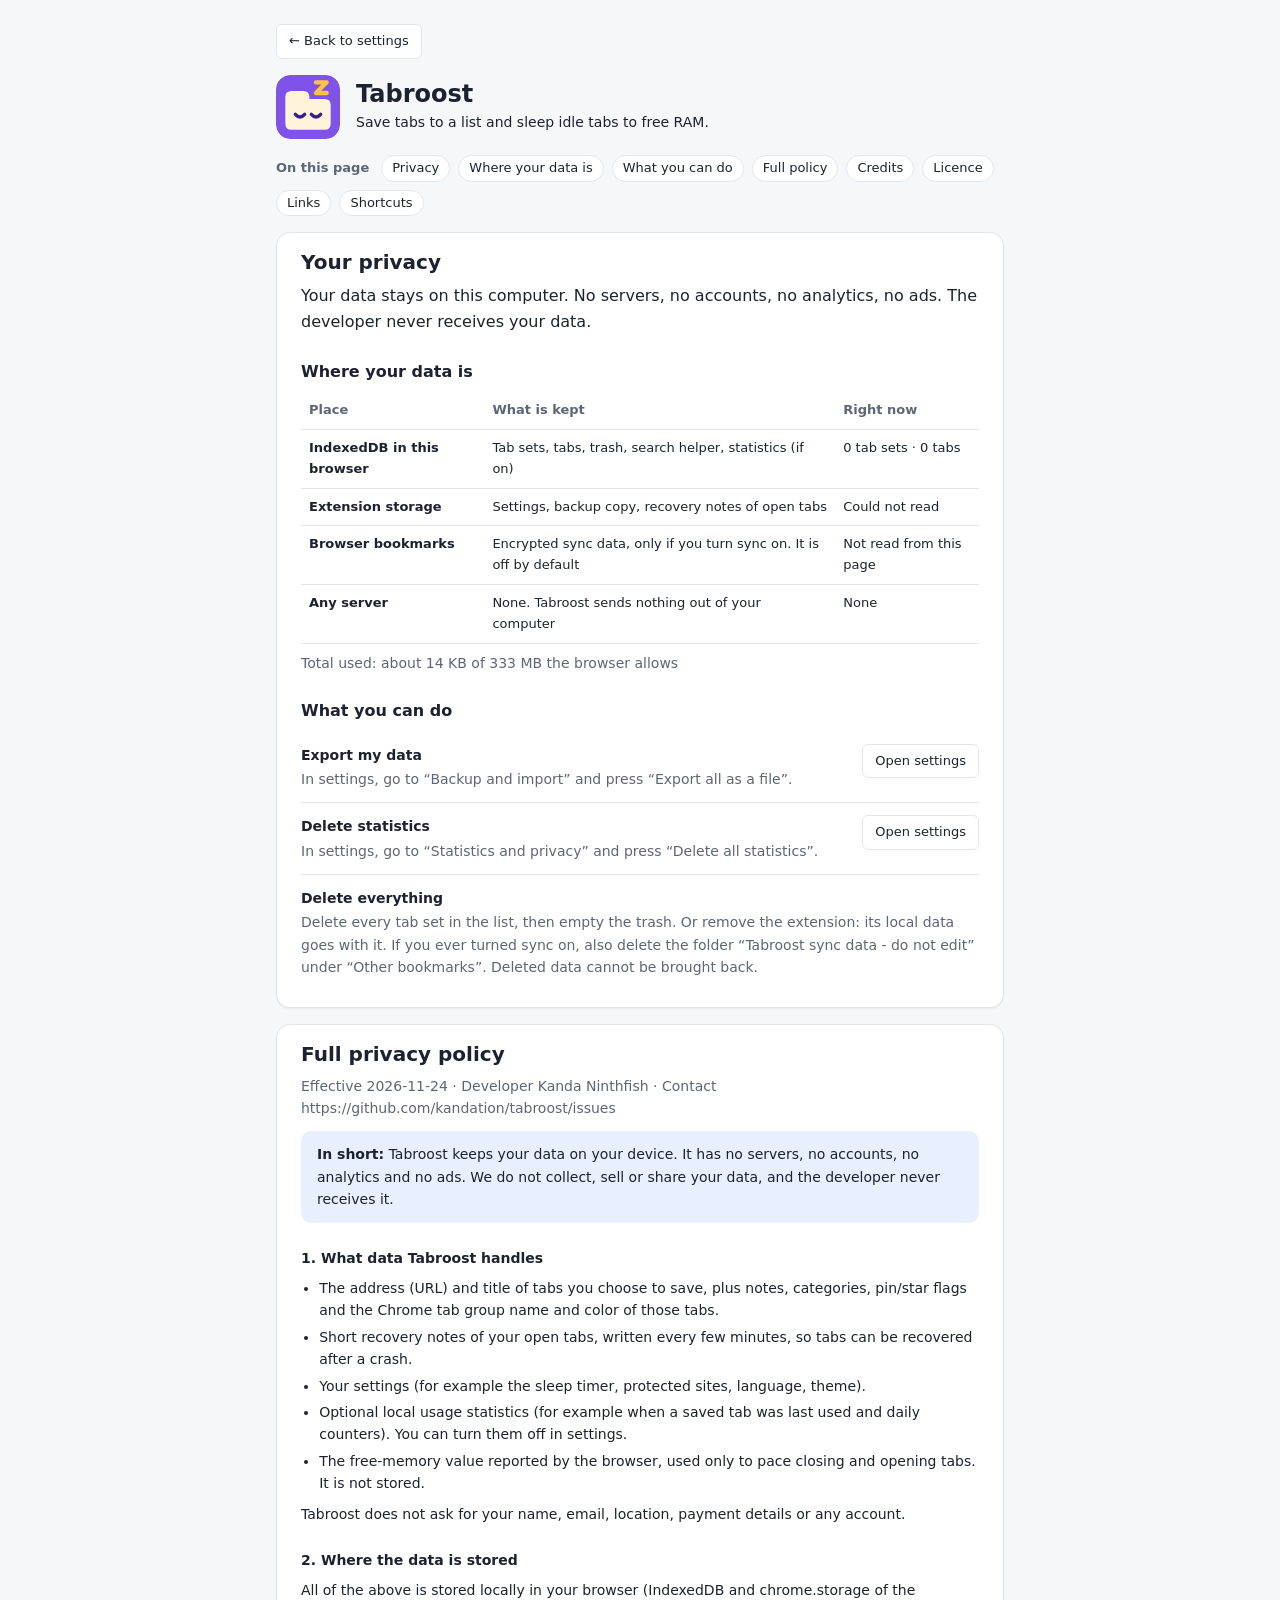
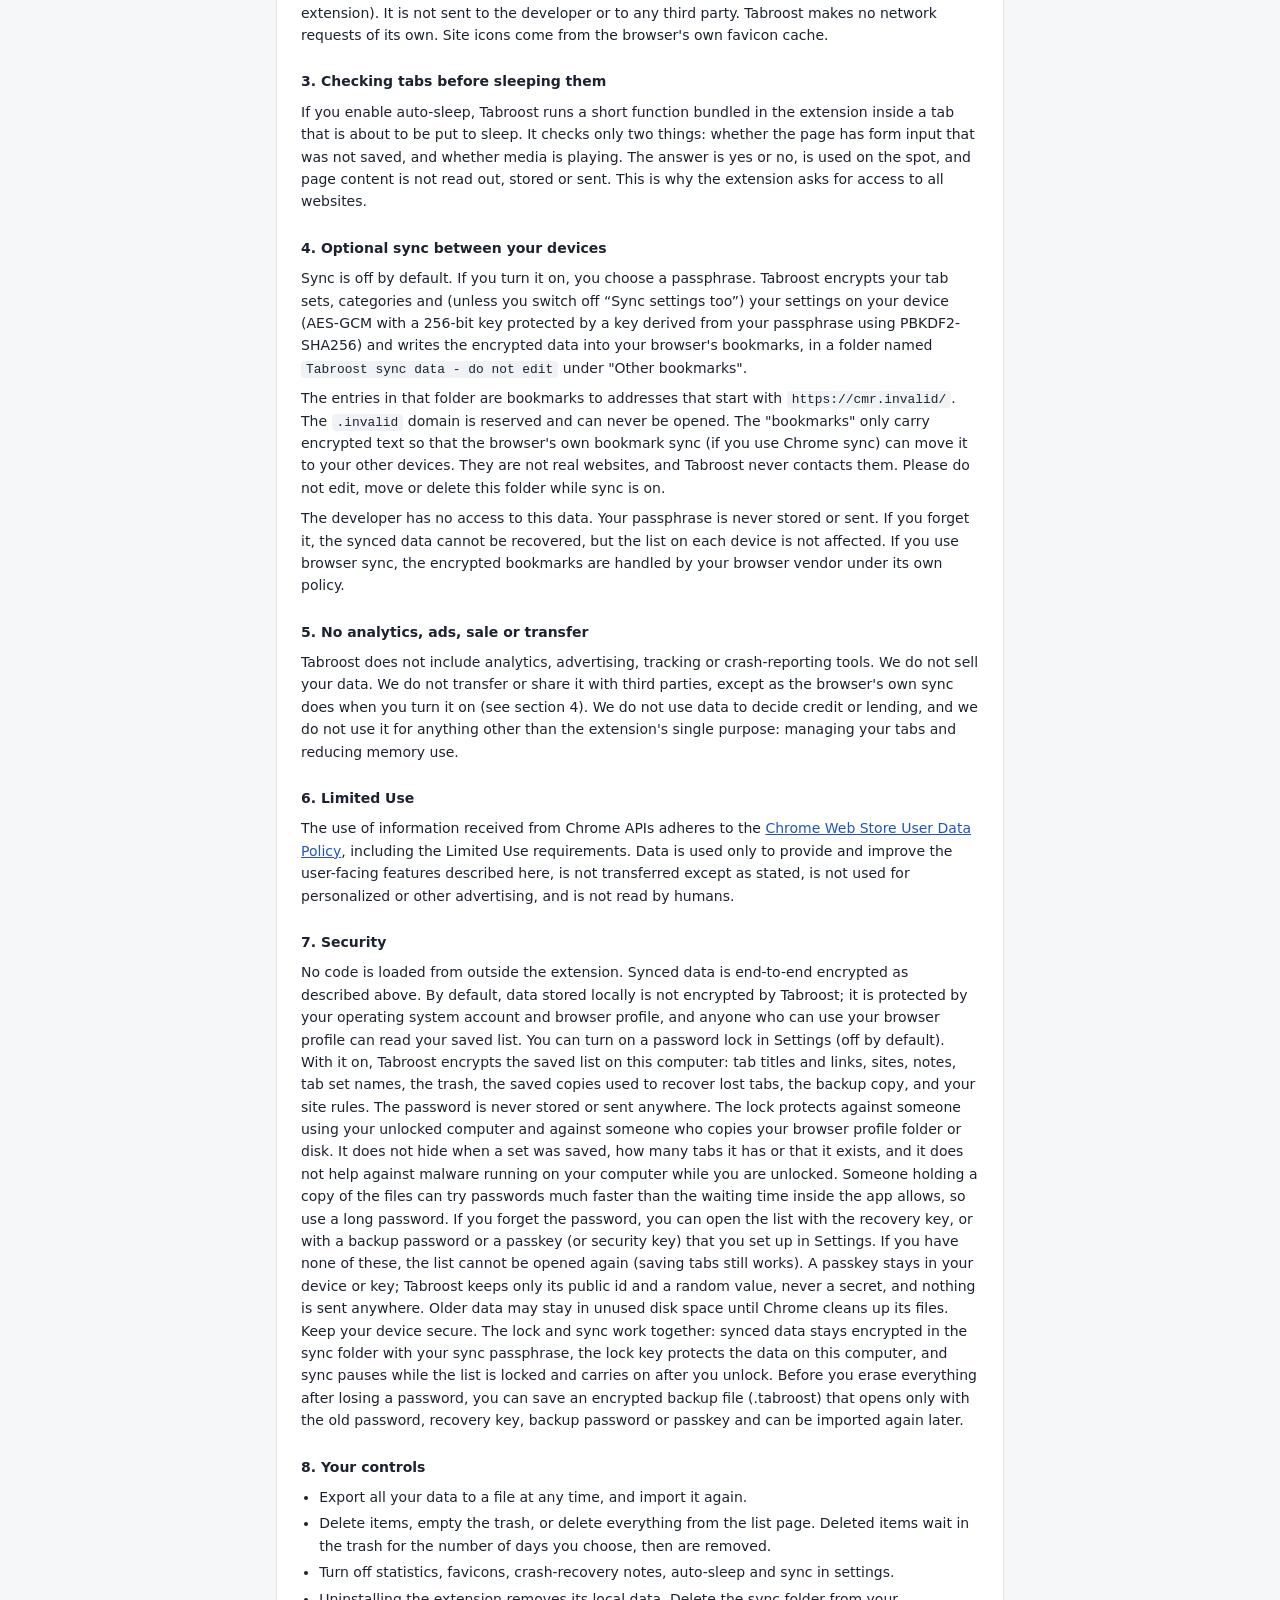
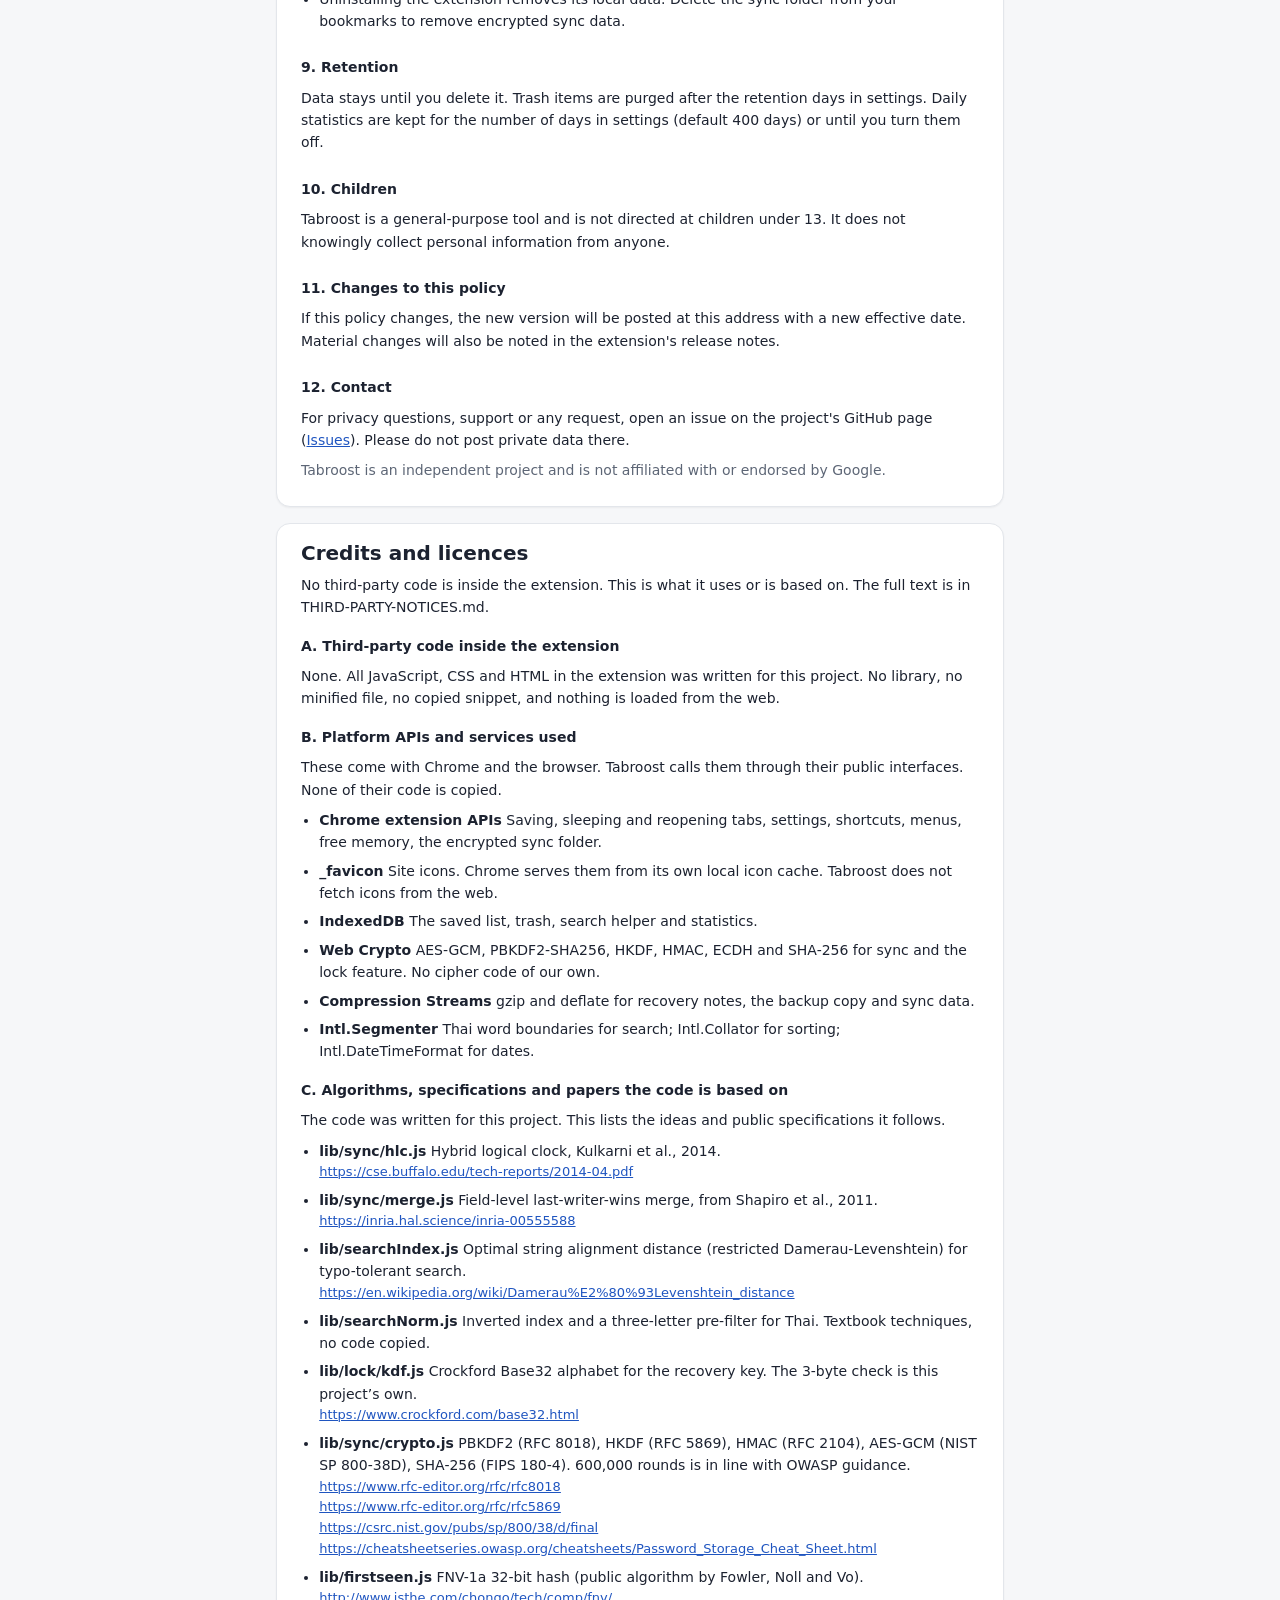
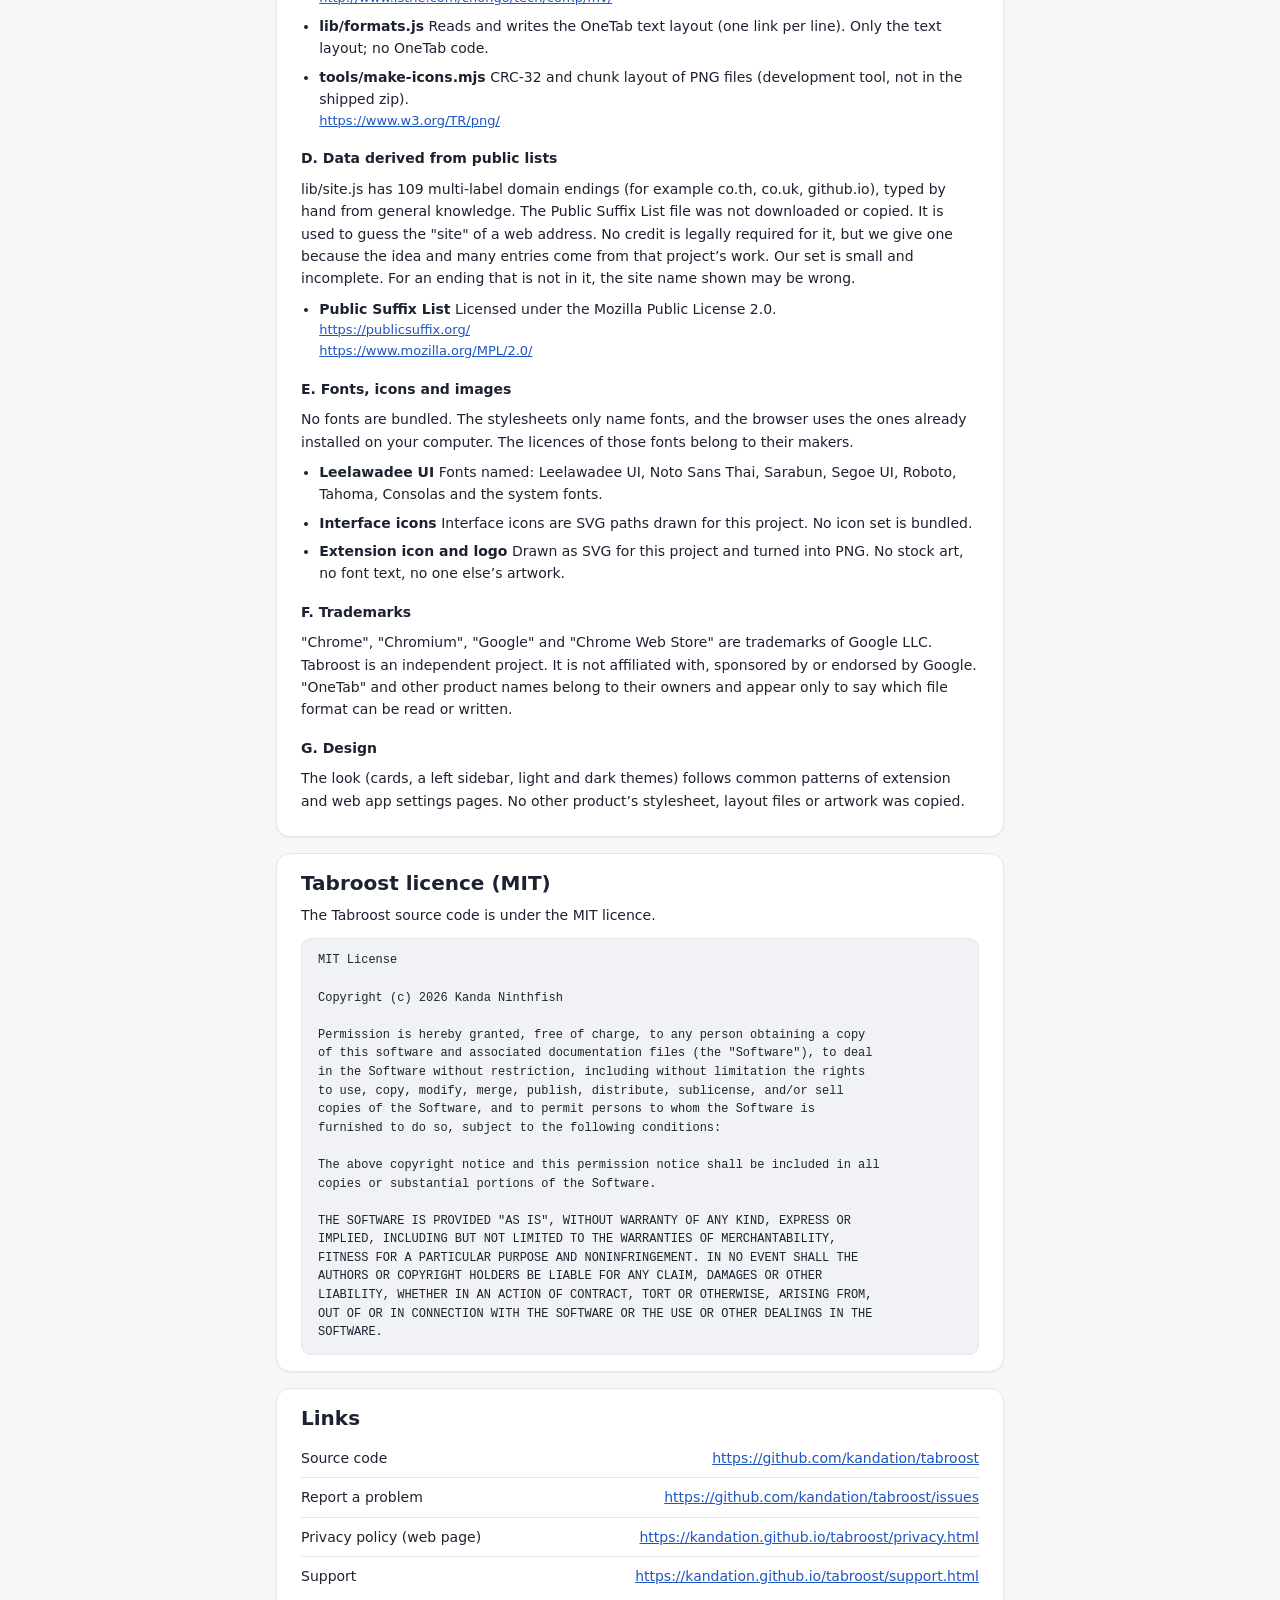
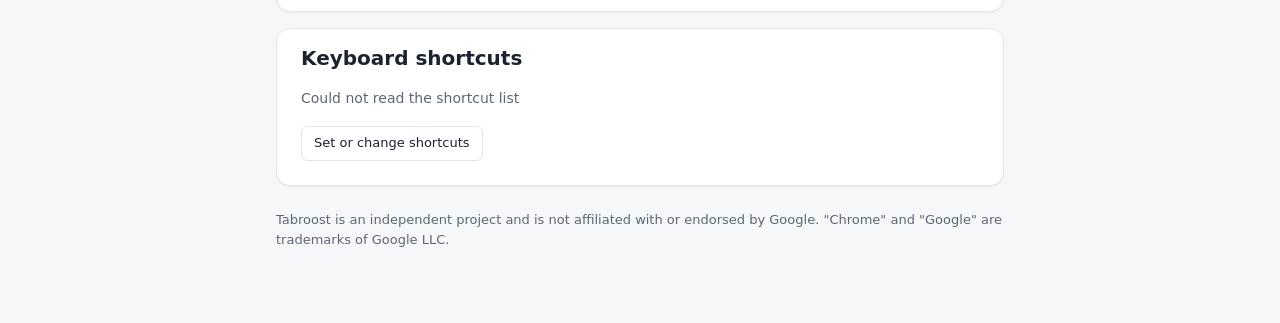
<file: about.html>
<!doctype html>
<html lang="th">
<head>
  <meta charset="utf-8">
  <meta name="viewport" content="width=device-width, initial-scale=1">
  <title>Tabroost · About</title>
  <link rel="icon" href="icons/icon32.png">
  <script src="themeboot.js"></script>
  <link rel="stylesheet" href="tokens.css">
  <link rel="stylesheet" href="about.css">
</head>
<body>
  <div class="wrap">
    <header class="top">
      <a id="back" class="btn" href="stash.html#settings" data-s="back"></a>
    </header>

    <section class="hero">
      <img src="icons/logo.svg" width="64" height="64" alt="">
      <div>
        <h1 id="appName">Tabroost</h1>
        <p id="ver" class="muted"></p>
        <p id="purpose" data-s="purpose"></p>
      </div>
    </section>

    <nav class="toc" aria-labelledby="tocTitle">
      <b id="tocTitle" data-s="toc"></b>
      <a href="#privacy" data-s="tocPrivacy"></a>
      <a href="#where" data-s="tocWhere"></a>
      <a href="#control" data-s="tocControl"></a>
      <a href="#policy" data-s="tocPolicy"></a>
      <a href="#credits" data-s="tocCredits"></a>
      <a href="#license" data-s="tocLicense"></a>
      <a href="#links" data-s="tocLinks"></a>
      <a href="#keys" data-s="tocKeys"></a>
    </nav>

    <section class="card" id="privacy" aria-labelledby="privH">
      <h2 id="privH" data-s="privH"></h2>
      <p class="lead" data-s="privLead"></p>

      <h3 id="where" data-s="whereH"></h3>
      <div class="tw">
        <table>
          <thead><tr><th scope="col" data-s="colPlace"></th><th scope="col" data-s="colWhat"></th><th scope="col" data-s="colNow"></th></tr></thead>
          <tbody>
            <tr><th scope="row" data-s="rowIdb"></th><td data-s="rowIdbWhat"></td><td id="nowIdb"></td></tr>
            <tr><th scope="row" data-s="rowStore"></th><td data-s="rowStoreWhat"></td><td id="nowStore"></td></tr>
            <tr><th scope="row" data-s="rowBm"></th><td data-s="rowBmWhat"></td><td data-s="rowBmNow"></td></tr>
            <tr><th scope="row" data-s="rowNet"></th><td data-s="rowNetWhat"></td><td data-s="rowNetNow"></td></tr>
          </tbody>
        </table>
      </div>
      <p class="muted" id="nowTotal"></p>

      <h3 id="control" data-s="ctrlH"></h3>
      <ul class="ctrl">
        <li><div><b data-s="ctrlExport"></b><p class="muted" data-s="ctrlExportD"></p></div><a class="btn" href="stash.html#settings" data-s="ctrlOpen"></a></li>
        <li><div><b data-s="ctrlStats"></b><p class="muted" data-s="ctrlStatsD"></p></div><a class="btn" href="stash.html#settings" data-s="ctrlOpen"></a></li>
        <li><div><b data-s="ctrlAll"></b><p class="muted" data-s="ctrlAllD"></p></div></li>
      </ul>
    </section>

    <section class="card" id="policy" aria-labelledby="policyH">
      <h2 id="policyH" data-s="policyH"></h2>
      <p class="muted" id="policyMeta"></p>
      <div class="summary"><b id="inShort"></b> <span id="policySummary"></span></div>
      <div id="policyBody"></div>
      <p class="muted" id="policyNote"></p>
    </section>

    <section class="card" id="credits" aria-labelledby="creditsH">
      <h2 id="creditsH" data-s="creditsH"></h2>
      <p data-s="creditsLead"></p>
      <div id="noticeBody"></div>
    </section>

    <section class="card" id="license" aria-labelledby="mitH">
      <h2 id="mitH" data-s="mitH"></h2>
      <p data-s="mitLead"></p>
      <pre id="mitText" tabindex="0"></pre>
    </section>

    <section class="card" id="links" aria-labelledby="linksH">
      <h2 id="linksH" data-s="linksH"></h2>
      <ul class="links" id="linkList"></ul>
    </section>

    <section class="card" id="keys" aria-labelledby="keysH">
      <h2 id="keysH" data-s="keysH"></h2>
      <ul class="keys" id="keyList"></ul>
      <p><button type="button" class="btn" id="editKeys" data-s="keysEdit"></button> <span class="muted" id="keysMsg" role="status"></span></p>
    </section>

    <p class="muted foot" data-s="trademark"></p>
  </div>
  <script type="module" src="about.js"></script>
</body>
</html>
</file>
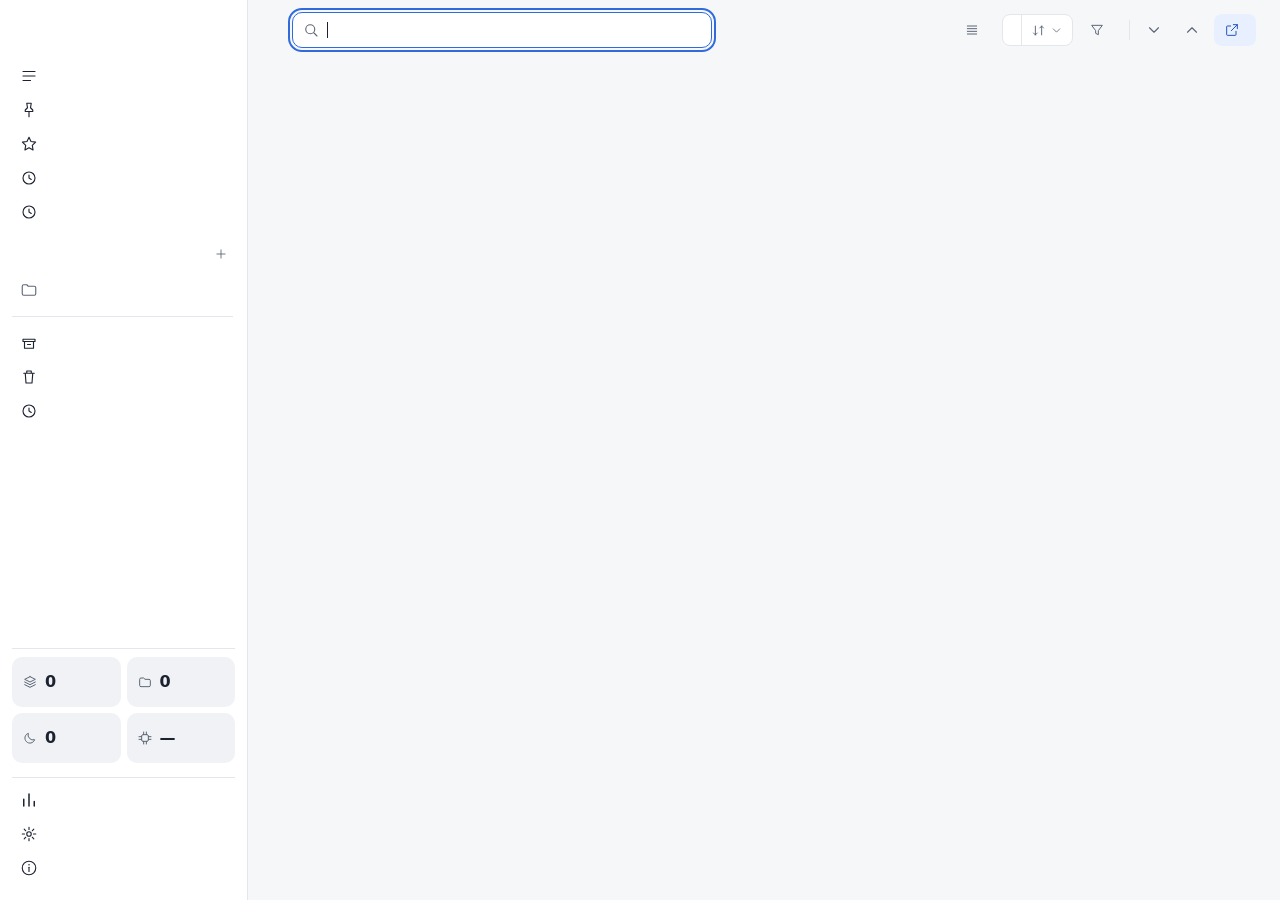
<file: dashboard.html>
<!doctype html>
<html lang="th">
<head>
  <meta charset="utf-8">
  <meta http-equiv="refresh" content="0;url=stash.html#dashboard">
  <title>Clean My RAM</title>
</head>
<body>
  <!-- the dashboard is a view of the list page now; this stub only keeps old links working -->
  <p><a href="stash.html#dashboard">stash.html#dashboard</a></p>
</body>
</html>
</file>
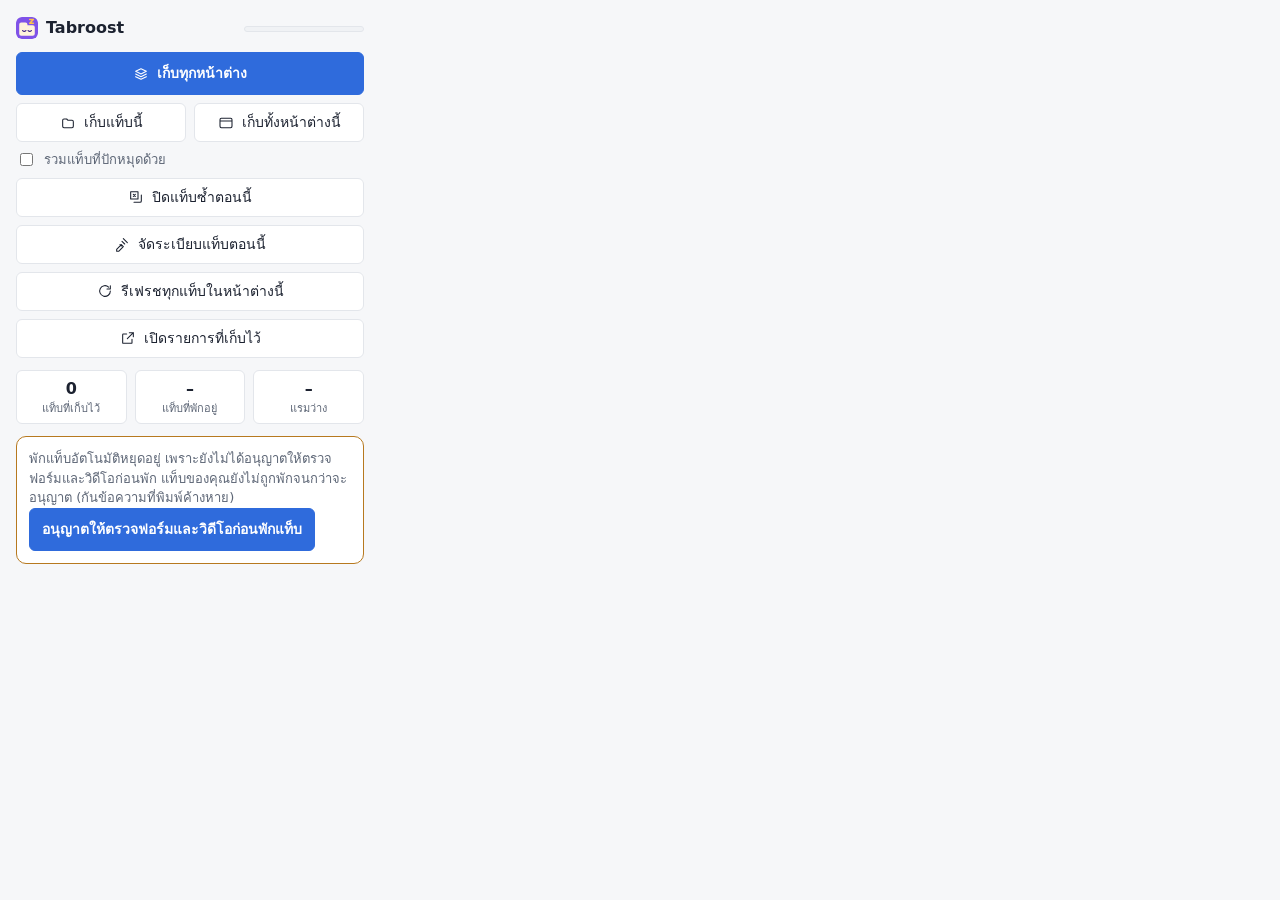
<file: popup.html>
<!doctype html>
<html lang="th">
<head>
  <meta charset="utf-8">
  <meta name="viewport" content="width=device-width, initial-scale=1">
  <title>Tabroost</title>
  <script src="themeboot.js"></script>
  <link rel="stylesheet" href="tokens.css">
  <link rel="stylesheet" href="popup.css">
  <link rel="stylesheet" href="lock.css">
  <link rel="stylesheet" href="lib/dialogs.css">
  <script type="module" src="popup.js"></script>
</head>
<body>
<main class="pop">
  <div id="lockBox" class="lk-pop" hidden role="status"><span id="lockTxt"></span><button type="button" id="lockBtn"></button></div>
  <div class="head">
    <h1><span class="logo" aria-hidden="true"></span><span data-s="appName"></span></h1>
    <div class="meter" aria-live="polite"><span id="meterTxt"></span><div class="mt"><div id="meterFill" class="mf"></div></div></div>
  </div>

  <section id="drain" class="box" hidden aria-live="polite">
    <div id="drainText" class="strong"></div>
    <div class="track"><div id="drainBar" class="fill"></div></div>
    <div class="row">
      <button type="button" id="btnPause" data-act="pause" data-icon="pause" data-s="pause"></button>
      <button type="button" id="btnResume" data-act="resume" data-icon="play" data-s="resume" hidden></button>
      <button type="button" data-act="stop" data-icon="stop" data-s="stop"></button>
    </div>
  </section>

  <section id="refresh" class="box" hidden aria-live="polite">
    <div id="refreshText" class="strong"></div>
    <div class="track"><div id="refreshBar" class="fill"></div></div>
    <div class="row"><button type="button" data-act="refreshCancel" data-icon="stop" data-s="refreshCancel"></button></div>
  </section>

  <section class="col">
    <button type="button" class="primary" data-act="stashAll" data-icon="layers" data-s="stashAll"></button>
    <div class="rowb">
      <button type="button" data-act="stashTab" data-icon="tab" data-s="stashTab"></button>
      <button type="button" data-act="stashWindow" data-icon="window" data-s="stashWindow"></button>
    </div>
    <label class="check"><input id="chkPinned" type="checkbox"><span data-s="includePinned"></span></label>
    <button type="button" data-act="dupNow" data-icon="dedupe" data-s="dupNow"></button>
    <button type="button" data-act="cleanAll" data-icon="broom" data-s="cleanAll"></button>
    <button type="button" data-act="refreshAll" data-icon="refresh" data-s="refreshAll"></button>
    <button type="button" data-act="openList" data-icon="open" data-s="openList"></button>
  </section>

  <section class="stats">
    <div><span id="stLinks" class="num">–</span><span data-s="stLinks"></span></div>
    <div><span id="stDisc" class="num">–</span><span data-s="stDisc"></span></div>
    <div><span id="stFree" class="num">–</span><span data-s="stFree"></span></div>
  </section>
  <section class="box" id="permHint" hidden></section>
  <section class="recent" id="protBox" hidden><h2 data-s="protTitle"></h2><div id="protList"></div></section>
  <section class="recent" id="sleepBox" hidden><h2 data-s="sleepTitle"></h2><div id="sleepList"></div></section>
  <section class="recent" id="recentBox" hidden><h2 data-s="recentTitle"></h2><div id="recent"></div></section>
  <div id="msg" class="muted" role="status"></div>
</main>
</body>
</html>
</file>
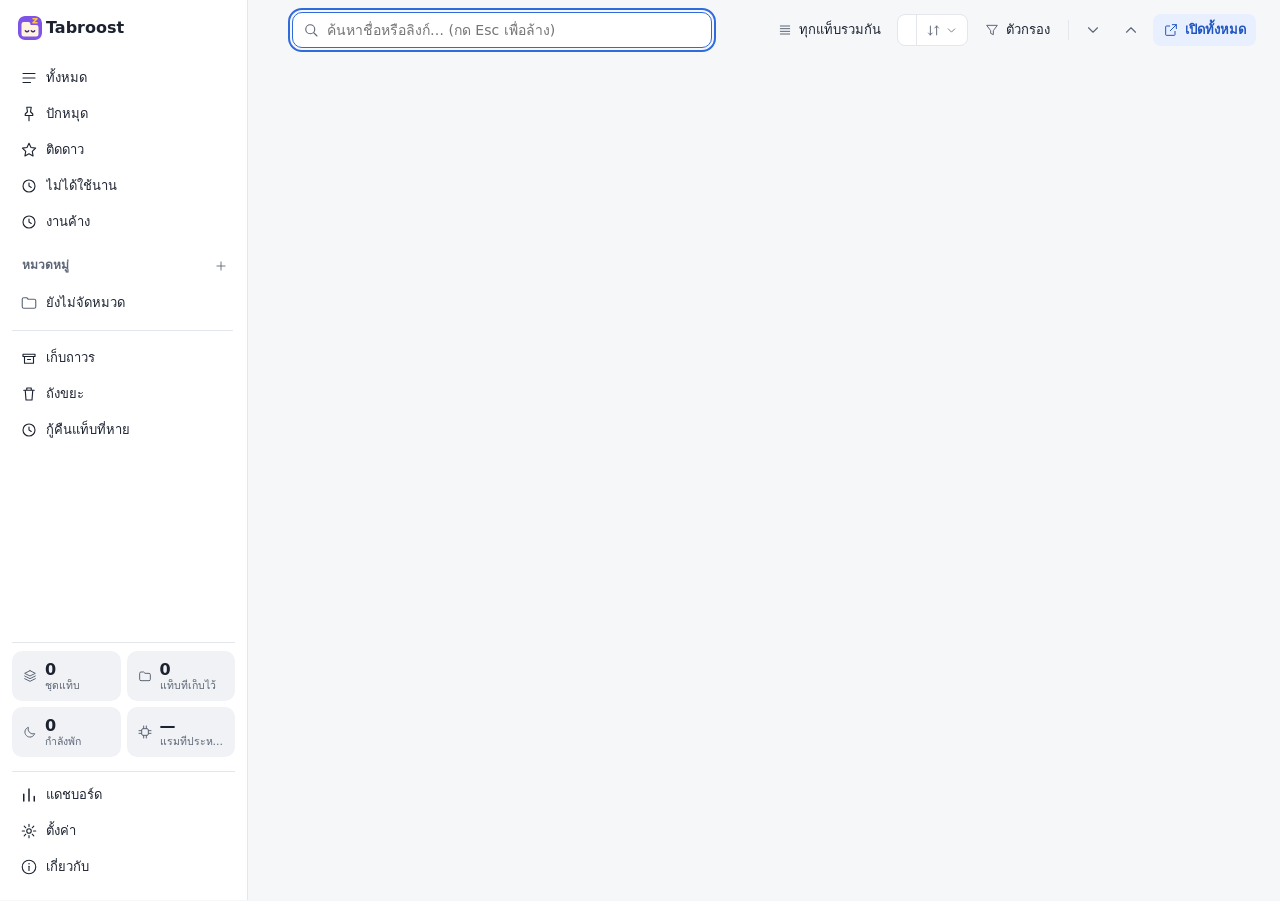
<file: stash.html>
<!doctype html>
<html lang="th">
<head>
  <meta charset="utf-8">
  <meta name="viewport" content="width=device-width, initial-scale=1">
  <title>Tabroost</title>
  <script src="themeboot.js"></script>
  <link rel="stylesheet" href="tokens.css">
  <link rel="stylesheet" href="stash.css">
  <link rel="stylesheet" href="selection.css">
  <link rel="stylesheet" href="lock.css">
  <link rel="stylesheet" href="lib/dialogs.css">
  <script type="module" src="stash.js"></script>
</head>
<body>
<svg width="0" height="0" style="position:absolute" aria-hidden="true">
  <defs>
    <symbol id="i-all" viewBox="0 0 24 24"><path d="M4 6h16M4 12h16M4 18h10" fill="none" stroke="currentColor" stroke-linecap="round"/></symbol>
    <symbol id="i-pin" viewBox="0 0 24 24"><path d="M9 3h6l-1 6 3 3v2H7v-2l3-3-1-6zM12 14v7" fill="none" stroke="currentColor" stroke-linejoin="round" stroke-linecap="round"/></symbol>
    <symbol id="i-star" viewBox="0 0 24 24"><path d="M12 3l2.7 5.6 6.1.9-4.4 4.3 1 6.1L12 17l-5.4 2.9 1-6.1-4.4-4.3 6.1-.9L12 3z" fill="none" stroke="currentColor" stroke-linejoin="round"/></symbol>
    <symbol id="i-clock" viewBox="0 0 24 24"><circle cx="12" cy="12" r="8" fill="none" stroke="currentColor"/><path d="M12 8v4l3 2" fill="none" stroke="currentColor" stroke-linecap="round"/></symbol>
    <symbol id="i-box" viewBox="0 0 24 24"><path d="M4 7h16v3H4zM6 10v9h12v-9M10 14h4" fill="none" stroke="currentColor" stroke-linejoin="round" stroke-linecap="round"/></symbol>
    <symbol id="i-trash" viewBox="0 0 24 24"><path d="M5 7h14M9 7V4h6v3M7 7l1 13h8l1-13" fill="none" stroke="currentColor" stroke-linejoin="round" stroke-linecap="round"/></symbol>
    <symbol id="i-info" viewBox="0 0 24 24"><circle cx="12" cy="12" r="9" fill="none" stroke="currentColor"/><path d="M12 11v5.5" fill="none" stroke="currentColor" stroke-linecap="round"/><circle cx="12" cy="7.8" r="1" fill="currentColor"/></symbol>
    <symbol id="i-gear" viewBox="0 0 24 24"><circle cx="12" cy="12" r="3" fill="none" stroke="currentColor"/><path d="M12 3v3M12 18v3M3 12h3M18 12h3M5.6 5.6l2.1 2.1M16.3 16.3l2.1 2.1M18.4 5.6l-2.1 2.1M7.7 16.3l-2.1 2.1" fill="none" stroke="currentColor" stroke-linecap="round"/></symbol>
    <symbol id="i-search" viewBox="0 0 24 24"><circle cx="11" cy="11" r="6" fill="none" stroke="currentColor"/><path d="M16 16l4 4" stroke="currentColor" stroke-linecap="round"/></symbol>
    <symbol id="i-plus" viewBox="0 0 24 24"><path d="M12 5v14M5 12h14" fill="none" stroke="currentColor" stroke-linecap="round"/></symbol>
    <symbol id="i-sort" viewBox="0 0 24 24"><path d="M7 5v14M7 19l-3-3M7 19l3-3M17 19V5M17 5l-3 3M17 5l3 3" fill="none" stroke="currentColor" stroke-linecap="round" stroke-linejoin="round"/></symbol>
    <symbol id="i-filter" viewBox="0 0 24 24"><path d="M4 5h16l-6 8v6l-4-2v-4L4 5z" fill="none" stroke="currentColor" stroke-linejoin="round"/></symbol>
    <symbol id="i-expand" viewBox="0 0 24 24"><path d="M6 9l6 6 6-6" fill="none" stroke="currentColor" stroke-linecap="round" stroke-linejoin="round"/></symbol>
    <symbol id="i-collapse" viewBox="0 0 24 24"><path d="M6 15l6-6 6 6" fill="none" stroke="currentColor" stroke-linecap="round" stroke-linejoin="round"/></symbol>
    <symbol id="i-menu" viewBox="0 0 24 24"><path d="M4 7h16M4 12h16M4 17h16" fill="none" stroke="currentColor" stroke-linecap="round"/></symbol>
    <symbol id="i-cloud" viewBox="0 0 24 24"><path d="M7 18a4 4 0 0 1-.6-7.96A5.5 5.5 0 0 1 17 8.5a4.75 4.75 0 0 1 .5 9.5H7z" fill="none" stroke="currentColor" stroke-width="1.7" stroke-linejoin="round"/></symbol>
    <symbol id="i-flat" viewBox="0 0 24 24"><path d="M5 6h14M5 10h14M5 14h14M5 18h14" fill="none" stroke="currentColor" stroke-linecap="round"/></symbol>

    <symbol id="i-calendar" viewBox="0 0 24 24"><rect x="4" y="5" width="16" height="15" rx="2" fill="none" stroke="currentColor"/><path d="M4 10h16M9 3v4M15 3v4" fill="none" stroke="currentColor" stroke-linecap="round"/></symbol>
    <symbol id="i-globe" viewBox="0 0 24 24"><circle cx="12" cy="12" r="8.5" fill="none" stroke="currentColor"/><path d="M3.5 12h17M12 3.5c3 3 3 14 0 17M12 3.5c-3 3-3 14 0 17" fill="none" stroke="currentColor"/></symbol>
    <symbol id="i-layers" viewBox="0 0 24 24"><path d="M12 4l8 4-8 4-8-4 8-4zM4 12l8 4 8-4M4 16l8 4 8-4" fill="none" stroke="currentColor" stroke-linejoin="round" stroke-linecap="round"/></symbol>
    <symbol id="i-moon" viewBox="0 0 24 24"><path d="M19 14.5A7.5 7.5 0 019.5 5a7.5 7.5 0 109.5 9.5z" fill="none" stroke="currentColor" stroke-linejoin="round"/></symbol>
    <symbol id="i-chip" viewBox="0 0 24 24"><rect x="7" y="7" width="10" height="10" rx="2" fill="none" stroke="currentColor"/><path d="M10 3v4M14 3v4M10 17v4M14 17v4M3 10h4M3 14h4M17 10h4M17 14h4" fill="none" stroke="currentColor" stroke-linecap="round"/></symbol>
    <symbol id="i-chart" viewBox="0 0 24 24"><path d="M5 20V11M12 20V4M19 20v-6" fill="none" stroke="currentColor" stroke-width="2" stroke-linecap="round"/></symbol>
    <symbol id="i-hash" viewBox="0 0 24 24"><path d="M9 4L7 20M17 4l-2 16M4 9h16M3 15h16" fill="none" stroke="currentColor" stroke-linecap="round"/></symbol>
    <symbol id="i-folder" viewBox="0 0 24 24"><path d="M3 7a2 2 0 012-2h4l2 2h8a2 2 0 012 2v8a2 2 0 01-2 2H5a2 2 0 01-2-2V7z" fill="none" stroke="currentColor" stroke-linejoin="round"/></symbol>
    <symbol id="i-lock" viewBox="0 0 24 24"><rect x="5" y="11" width="14" height="9" rx="2" fill="none" stroke="currentColor"/><path d="M8 11V8a4 4 0 018 0v3" fill="none" stroke="currentColor"/></symbol>
    <symbol id="i-open" viewBox="0 0 24 24"><path d="M14 4h6v6M20 4l-9 9M18 14v5a1 1 0 01-1 1H5a1 1 0 01-1-1V7a1 1 0 011-1h5" fill="none" stroke="currentColor" stroke-linecap="round" stroke-linejoin="round"/></symbol>
    <symbol id="i-window" viewBox="0 0 24 24"><rect x="3" y="5" width="18" height="14" rx="2" fill="none" stroke="currentColor"/><path d="M3 9h18" fill="none" stroke="currentColor"/></symbol>
    <symbol id="i-copy" viewBox="0 0 24 24"><rect x="8" y="8" width="12" height="12" rx="2" fill="none" stroke="currentColor"/><path d="M16 8V6a2 2 0 00-2-2H6a2 2 0 00-2 2v8a2 2 0 002 2h2" fill="none" stroke="currentColor"/></symbol>
    <symbol id="i-edit" viewBox="0 0 24 24"><path d="M4 20l1-4L16 5l3 3L8 19l-4 1zM14 7l3 3" fill="none" stroke="currentColor" stroke-linejoin="round" stroke-linecap="round"/></symbol>
    <symbol id="i-check" viewBox="0 0 24 24"><path d="M5 12.5l4.5 4.5L19 7.5" fill="none" stroke="currentColor" stroke-linecap="round" stroke-linejoin="round"/></symbol>
    <symbol id="i-note" viewBox="0 0 24 24"><path d="M6 3h9l4 4v13a1 1 0 01-1 1H6a1 1 0 01-1-1V4a1 1 0 011-1zM14 3v5h5M8 13h8M8 17h5" fill="none" stroke="currentColor" stroke-linejoin="round" stroke-linecap="round"/></symbol>
    <symbol id="i-merge" viewBox="0 0 24 24"><rect x="3" y="4" width="8" height="7" rx="1.5" fill="none" stroke="currentColor"/><rect x="13" y="4" width="8" height="7" rx="1.5" fill="none" stroke="currentColor"/><path d="M7 11v3a3 3 0 003 3h4a3 3 0 003-3v-3M12 17v3M10 18l2 2 2-2" fill="none" stroke="currentColor" stroke-linecap="round" stroke-linejoin="round"/></symbol>
    <symbol id="i-ungroup" viewBox="0 0 24 24"><path d="M4 8V6a2 2 0 012-2h4M20 8V6a2 2 0 00-2-2h-4M4 16v2a2 2 0 002 2h4M20 16v2a2 2 0 01-2 2h-4M8 12h8" fill="none" stroke="currentColor" stroke-linecap="round"/></symbol>
    <symbol id="i-shield" viewBox="0 0 24 24"><path d="M12 3l7 3v5c0 4.5-3 8-7 10-4-2-7-5.500-7-10V6l7-3z" fill="none" stroke="currentColor" stroke-linejoin="round"/><path d="M9 12l2 2 4-4" fill="none" stroke="currentColor" stroke-linecap="round" stroke-linejoin="round"/></symbol>
    <symbol id="i-save" viewBox="0 0 24 24"><path d="M12 4v10M8 10l4 4 4-4M5 19h14" fill="none" stroke="currentColor" stroke-linecap="round" stroke-linejoin="round"/></symbol>
    <symbol id="i-keyboard" viewBox="0 0 24 24"><rect x="3" y="6" width="18" height="12" rx="2" fill="none" stroke="currentColor"/><path d="M7 10h.01M11 10h.01M15 10h.01M7 14h10" fill="none" stroke="currentColor" stroke-linecap="round"/></symbol>
    <symbol id="i-key" viewBox="0 0 24 24"><circle cx="8" cy="14" r="4" fill="none" stroke="currentColor"/><path d="M11 11l8-8M16 6l3 3M14 8l2 2" fill="none" stroke="currentColor" stroke-linecap="round" stroke-linejoin="round"/></symbol>
    <symbol id="i-undo" viewBox="0 0 24 24"><path d="M9 7L4 12l5 5M4 12h11a5 5 0 010 10h-3" fill="none" stroke="currentColor" stroke-linecap="round" stroke-linejoin="round" transform="translate(0 -3)"/></symbol>
    <symbol id="i-qr" viewBox="0 0 24 24"><rect x="3" y="3" width="7" height="7" rx="1" fill="none" stroke="currentColor"/><rect x="14" y="3" width="7" height="7" rx="1" fill="none" stroke="currentColor"/><rect x="3" y="14" width="7" height="7" rx="1" fill="none" stroke="currentColor"/><path d="M14 14h3v3h-3zM20 14v1M14 20h2M18 18h3v3M20 20" fill="none" stroke="currentColor" stroke-linecap="round"/></symbol>
    <symbol id="i-dedupe"viewBox="0 0 24 24"><rect x="4" y="4" width="11" height="11" rx="2" fill="none" stroke="currentColor"/><path d="M9 20h9a2 2 0 002-2V9M8 8l3 3M11 8l-3 3" fill="none" stroke="currentColor" stroke-linecap="round"/></symbol>
    <symbol id="i-import" viewBox="0 0 24 24"><path d="M12 4v11M7.5 10.5L12 15l4.5-4.5M4 19h16" fill="none" stroke="currentColor" stroke-linecap="round" stroke-linejoin="round"/></symbol>
    <symbol id="i-refresh" viewBox="0 0 24 24"><path d="M20 12a8 8 0 11-2.6-5.9M20 4v5h-5" fill="none" stroke="currentColor" stroke-linecap="round" stroke-linejoin="round"/></symbol>
    <symbol id="i-incog" viewBox="0 0 24 24"><path d="M3 12h18M6 12l1.5-6h9L18 12M8 16.5a2 2 0 104 0M12 16.5a2 2 0 104 0" fill="none" stroke="currentColor" stroke-linecap="round" stroke-linejoin="round"/></symbol>
    <symbol id="i-link" viewBox="0 0 24 24"><path d="M10 14a4 4 0 005.7 0l3-3a4 4 0 00-5.7-5.7L12 6.3M14 10a4 4 0 00-5.7 0l-3 3A4 4 0 0011 18.7l1-1" fill="none" stroke="currentColor" stroke-linecap="round"/></symbol>
    <symbol id="i-rows" viewBox="0 0 24 24"><path d="M4 7h16M4 12h16M4 17h16" fill="none" stroke="currentColor" stroke-linecap="round"/></symbol>
    <symbol id="i-tab" viewBox="0 0 24 24"><path d="M4 8a2 2 0 012-2h4l2 2h6a2 2 0 012 2v7a2 2 0 01-2 2H6a2 2 0 01-2-2V8z" fill="none" stroke="currentColor" stroke-linejoin="round"/></symbol>
    <symbol id="i-palette" viewBox="0 0 24 24"><path d="M12 3a9 9 0 100 18c1.5 0 2-1 1.5-2-.6-1.3.1-2.5 1.6-2.5H17a4 4 0 004-4c0-5-4-9.5-9-9.5z" fill="none" stroke="currentColor" stroke-linejoin="round"/><circle cx="8" cy="11" r="1" fill="currentColor"/><circle cx="12" cy="7.5" r="1" fill="currentColor"/><circle cx="16" cy="10" r="1" fill="currentColor"/></symbol>
    <symbol id="i-arrow-up" viewBox="0 0 24 24"><path d="M12 19V5M6 11l6-6 6 6" fill="none" stroke="currentColor" stroke-linecap="round" stroke-linejoin="round"/></symbol>
    <symbol id="i-arrow-down" viewBox="0 0 24 24"><path d="M12 5v14M6 13l6 6 6-6" fill="none" stroke="currentColor" stroke-linecap="round" stroke-linejoin="round"/></symbol>
    <symbol id="i-dots" viewBox="0 0 24 24"><circle cx="5.5" cy="12" r="1.6" fill="currentColor" stroke="none"/><circle cx="12" cy="12" r="1.6" fill="currentColor" stroke="none"/><circle cx="18.5" cy="12" r="1.6" fill="currentColor" stroke="none"/></symbol>
    <symbol id="i-star-fill" viewBox="0 0 24 24"><path d="M12 3l2.7 5.6 6.1.9-4.4 4.3 1 6.1L12 17l-5.4 2.9 1-6.1-4.4-4.3 6.1-.9L12 3z" fill="currentColor" stroke="currentColor" stroke-linejoin="round"/></symbol>
    <symbol id="i-split" viewBox="0 0 24 24"><rect x="3.5" y="5" width="17" height="14" rx="2" fill="none" stroke="currentColor"/><path d="M12 5v14" fill="none" stroke="currentColor"/></symbol>
    <symbol id="i-close" viewBox="0 0 24 24"><path d="M6 6l12 12M18 6L6 18" fill="none" stroke="currentColor" stroke-linecap="round"/></symbol>
  </defs>
</svg>

<div class="shell" id="shell">
  <aside class="side" id="side" data-sa="aSide">
    <div class="brand"><span class="logo" aria-hidden="true"></span><span class="bname" data-s="appName"></span></div>
    <nav id="nav" class="nav" data-sa="aViews">
      <button type="button" class="navi" data-act="navTo" data-nav="all"><svg><use href="#i-all"/></svg><span class="nl" data-s="navAll"></span><span class="nc" data-nc="all"></span></button>
      <button type="button" class="navi" data-act="navTo" data-nav="pinned"><svg><use href="#i-pin"/></svg><span class="nl" data-s="navPinned"></span><span class="nc" data-nc="pinned"></span></button>
      <button type="button" class="navi" data-act="navTo" data-nav="starred"><svg><use href="#i-star"/></svg><span class="nl" data-s="navStarred"></span><span class="nc" data-nc="starred"></span></button>
      <button type="button" class="navi" data-act="navTo" data-nav="stale"><svg><use href="#i-clock"/></svg><span class="nl" data-s="navStale"></span><span class="nc" data-nc="stale"></span></button>
      <button type="button" class="navi" data-act="navTo" data-nav="pending"><svg><use href="#i-clock"/></svg><span class="nl" data-s="navPending"></span><span class="nc" data-nc="pending"></span></button>
      <div class="navhead"><span data-s="navCats"></span><button type="button" class="ib sm" data-act="catAdd" data-sa="catAdd" data-st="catAdd"><svg><use href="#i-plus"/></svg></button></div>
      <div id="catList" class="catlist"></div>
      <button type="button" class="navi" data-act="navTo" data-nav="uncat" data-st="navUncat"><svg class="mi catico" aria-hidden="true"><use href="#i-folder"/></svg><span class="nl" data-s="navUncat"></span><span class="nc" data-nc="uncat"></span></button>
      <div class="sep"></div>
      <button type="button" class="navi" data-act="navTo" data-nav="archived"><svg><use href="#i-box"/></svg><span class="nl" data-s="navArchived"></span><span class="nc" data-nc="archived"></span></button>
      <button type="button" class="navi" data-act="navTo" data-nav="trash"><svg><use href="#i-trash"/></svg><span class="nl" data-s="navTrash"></span><span class="nc" data-nc="trash"></span></button>
      <button type="button" class="navi" data-act="nav" data-view="snaps"><svg><use href="#i-clock"/></svg><span class="nl" data-s="navSnaps"></span><span class="nc" data-nc="snaps"></span></button>
    </nav>
    <div class="sidefoot">
      <button type="button" class="stats" id="statBlock" data-act="nav" data-view="dash" data-st="statTip">
        <span class="stile" data-tile="sets"><svg aria-hidden="true"><use href="#i-layers"/></svg><b id="stSets">0</b><small data-s="stSets"></small></span>
        <span class="stile" data-tile="tabs"><svg aria-hidden="true"><use href="#i-tab"/></svg><b id="stTabs">0</b><small data-s="stTabs"></small></span>
        <span class="stile" data-tile="sleep"><svg aria-hidden="true"><use href="#i-moon"/></svg><b id="stSleep">0</b><small data-s="stSleep"></small></span>
        <span class="stile" data-tile="ram"><svg aria-hidden="true"><use href="#i-chip"/></svg><b id="stRam">&#8212;</b><small data-s="stRam"></small></span>
      </button>
      <div id="totals" class="sr-only" aria-live="polite"></div>
      <span id="econ" class="badge" hidden data-s="econMode" data-st="econTip"></span>
      <button type="button" class="navi syncrow" id="syncRow" data-act="syncOpen" hidden><svg aria-hidden="true"><use href="#i-cloud"/></svg><span class="nl" id="syncLbl"></span><span id="syncDot" class="sdot" data-tone="off"></span></button>
      <div class="hair" aria-hidden="true"></div>
      <button type="button" class="navi" data-act="nav" data-view="dash"><svg aria-hidden="true"><use href="#i-chart"/></svg><span class="nl" data-s="navDash"></span></button>
      <button type="button" class="navi" id="lockNowRow" data-act="lockNow" hidden><svg aria-hidden="true"><use href="#i-lock"/></svg><span class="nl" data-s="lockNowBtn"></span></button>
      <button type="button" class="navi" data-act="nav" data-view="settings"><svg aria-hidden="true"><use href="#i-gear"/></svg><span class="nl" data-s="settings"></span></button>
      <button type="button" class="navi" data-act="openAbout"><svg aria-hidden="true"><use href="#i-info"/></svg><span class="nl" data-s="navAbout"></span></button>
    </div>
  </aside>
  <div class="scrim" id="scrim" hidden data-act="closeSide"></div>

  <main class="main" id="main">
    <header class="topbar">
      <button type="button" class="ib narrow-only" data-act="toggleSide" data-sa="menu"><svg><use href="#i-menu"/></svg></button>
      <h1 class="vtitle" id="viewTitle"></h1>
      <div class="searchbox" role="search">
        <svg class="si" aria-hidden="true"><use href="#i-search"/></svg>
        <input id="search" type="search" autofocus autocomplete="off" data-sp="searchPh" data-sa="searchPh">
      </div>
      <div class="tools">
        <button type="button" class="tb" id="btnFlat" data-act="flatToggle" aria-pressed="false"><svg><use href="#i-flat"/></svg><span class="tl" data-s="flatBtn"></span></button>
        <span class="pill" id="sessSplit" role="group" data-sa="aSessSort">
          <button type="button" class="pb" id="btnSortDir" data-act="sessDirToggle"></button><button type="button" class="pb" id="btnView" data-act="viewMenu" aria-haspopup="menu"><svg><use href="#i-sort"/></svg><span class="tl" data-s="viewBtn"></span><svg class="chev"><use href="#i-expand"/></svg></button>
        </span>
        <button type="button" class="tb" id="btnFilter" data-act="filterMenu" aria-haspopup="menu"><svg><use href="#i-filter"/></svg><span class="tl" data-s="filterBtn"></span></button>
        <span class="vsep" aria-hidden="true"></span>
        <button type="button" class="ib" data-act="expandAll" data-sa="expandAll" data-st="expandAll"><svg><use href="#i-expand"/></svg></button>
        <button type="button" class="ib" data-act="collapseAll" data-sa="collapseAll" data-st="collapseAll"><svg><use href="#i-collapse"/></svg></button>
        <button type="button" class="tb" id="btnUndo" data-act="undoLast" hidden><svg><use href="#i-undo"/></svg><span class="tl" data-s="undo"></span></button>
        <button type="button" class="tb" id="btnUndoStash" data-act="undoStash" hidden><svg><use href="#i-refresh"/></svg><span class="tl" data-s="undoStash"></span></button>
        <button type="button" class="tb tonal" id="btnOpenAll" data-act="openAll"><svg><use href="#i-open"/></svg><span class="tl" data-s="openAll"></span></button>
      </div>
    </header>
    <div id="chips" class="chips" hidden></div>
    <div id="searchInfo" class="muted infoline" hidden></div>

    <div id="panels">
      <div id="banner" class="banner err" role="alert" hidden></div>
      <div id="bannerVault" class="banner warn" hidden></div>
      <div id="bannerMig" class="banner warn" hidden></div>
      <div id="bannerSnap" class="banner warn" role="status" hidden></div>
      <div id="bannerStale" class="banner" role="status" hidden></div>
      <div id="bannerAct" class="banner" role="status" hidden></div>
      <div id="permBanner" class="banner warn" role="status" hidden></div>

      <section id="drainPanel" class="panel drain" hidden aria-live="polite">
        <div id="drainText" class="drain-text"></div>
        <div class="bar-track"><div id="drainBar" class="bar-fill"></div></div>
        <div id="drainSkipped" class="muted" hidden></div>
        <div class="row">
          <button type="button" id="btnDrainPause" data-act="drainPause" data-s="drainPause"></button>
          <button type="button" id="btnDrainResume" data-act="drainResume" data-s="drainResume" hidden></button>
          <button type="button" data-act="drainStop" data-s="drainStop"></button>
          <button type="button" data-act="drainStopDrop" data-s="drainStopDrop"></button>
        </div>
      </section>

      <section id="restartPanel" class="panel drain" hidden>
        <div id="restartText"></div>
        <div class="row">
          <button type="button" data-act="drainContinueRestart" data-s="restartContinue"></button>
          <button type="button" data-act="drainStop" data-s="restartLeave"></button>
        </div>
      </section>

      <section id="jobPanel" class="panel drain" hidden aria-live="polite">
        <div id="jobText" class="drain-text"></div>
        <div class="bar-track"><div id="jobBar" class="bar-fill"></div></div>
        <div class="row">
          <button type="button" data-act="jobContinue" data-s="jobContinue"></button>
          <button type="button" data-act="jobRunAll" data-s="jobRunAll"></button>
          <button type="button" data-act="jobStop" data-s="jobStop"></button>
        </div>
      </section>

      <section id="refreshPanel" class="panel drain" hidden aria-live="polite">
        <div id="refreshText" class="drain-text"></div>
        <div class="bar-track"><div id="refreshBar" class="bar-fill"></div></div>
        <div class="row"><button type="button" data-act="refreshCancel" data-s="refreshCancel"></button></div>
      </section>

      <section id="welcome" class="panel" hidden>
        <h2 data-s="welcomeTitle"></h2>
        <p data-s="welcomeBody1"></p>
        <p class="muted" id="permWelcome"></p>
        <details class="more"><summary data-s="seeMore"></summary>
          <p data-s="welcomeBody2"></p>
          <p data-s="welcomeBody3"></p>
          <p><a href="about.html" data-s="aboutLink"></a></p>
        </details>
        <button type="button" data-act="closeWelcome" data-s="gotIt"></button>
      </section>
    </div>

    <!-- ===== list view ===== -->
    <div id="vwrap" class="view">
      <div id="sticky" class="stickyhead" hidden></div>
      <div id="scroller" tabindex="0" role="list" data-sa="aList">
        <div id="spacer"></div>
      </div>
      <div id="emptyMsg" class="empty" hidden></div>
    </div>

    <!-- ===== trash view ===== -->
    <div id="trashView" class="view pagebox" hidden>
      <div class="card">
        <div class="cardhead"><h2 data-s="trashTitle"></h2><button type="button" class="btn danger" data-act="trashClearType" data-reason="" id="btnClearType"></button></div>
        <div class="seg" id="trashSeg" role="tablist">
          <button type="button" role="tab" data-act="trashTab" data-tab="all" id="tabAll"></button>
          <button type="button" role="tab" data-act="trashTab" data-tab="deleted" id="tabDeleted"></button>
          <button type="button" role="tab" data-act="trashTab" data-tab="opened" id="tabOpened"></button>
        </div>
        <p class="muted" id="trashNote"></p>
        <div class="trbar" id="trashBar">
          <label class="trsel"><input type="checkbox" id="trashAll"><span data-s="selectAll"></span></label>
          <span id="trashSelN" class="muted"></span>
          <button type="button" class="btn" data-act="trashRecoverSel" id="bulkRecover" disabled></button>
          <button type="button" class="btn" data-act="trashOpenSel" id="bulkOpen" disabled></button>
          <button type="button" class="btn danger" data-act="trashPurgeSel" id="bulkPurge" disabled></button>
        </div>
        <div id="trashList" class="rows trlist"></div>
      </div>
    </div>

    <!-- ===== open-tabs history (crash-recovery snapshots) ===== -->
    <div id="snapView" class="view pagebox" hidden>
      <div class="card">
        <div class="cardhead"><h2 data-s="snapTitle"></h2><button type="button" class="btn" data-act="snapNow" data-s="snapNow"></button></div>
        <p class="muted" data-s="snapNote"></p>
        <div id="snapList" class="rows"></div>
      </div>
    </div>

    <!-- ===== dashboard view (filled by dashboard.js on first open) ===== -->
    <div id="dashView" class="view pagebox" hidden data-sa="navDash"></div>

    <!-- ===== settings view ===== -->
    <div id="settingsView" class="view pagebox" hidden>
      <div class="settingsgrid">
        <nav class="snav" data-sa="aSettingsNav" id="snav">
          <a href="#s-appearance" data-s="sAppearance"></a>
          <a href="#s-privacy" data-s="sPrivacy"></a>
          <a href="#s-storing" data-s="sStoring"></a>
          <a href="#s-opening" data-s="sOpening"></a>
          <a href="#s-organise" data-s="sOrganise"></a>
          <a href="#s-deleted" data-s="sDeleted"></a>
          <a href="#s-suspend" data-s="suspendTitle"></a>
          <a href="#s-shortcuts" data-s="sShortcuts"></a>
          <a href="#s-lock" data-s="sLockNav"></a>
          <a href="#s-sync" data-s="sSync"></a>
          <a href="#s-perms" id="navPerms"></a>
          <a href="#s-backup" data-s="sBackup"></a>
          <a href="about.html" data-s="aboutLink"></a>
        </nav>
        <div class="settings" id="panelSettings">
          <div class="ssearch"><svg class="si mi" aria-hidden="true"><use href="#i-search"/></svg><input type="search" id="setSearch" data-sp="setSearchPh" autocomplete="off" spellcheck="false"></div>
          <p class="muted ssempty" id="setEmpty" role="status" hidden></p>
          <section class="card" id="s-appearance">
            <h2 data-s="sAppearance"></h2>
            <label class="srow"><span class="sl"><b data-s="sLanguage"></b></span><select id="selLanguage" data-k="language"></select></label>
            <label class="srow"><span class="sl"><b data-s="sTheme"></b></span><select id="selTheme" data-k="theme"></select></label>
            <label class="srow"><span class="sl"><b data-s="sAccent"></b></span><select id="selAccent" data-k="accent"></select></label>
            <label class="srow"><span class="sl"><b data-s="sCelebrate"></b></span><input type="checkbox" class="switch" data-k="celebrate"></label>
            <label class="srow"><span class="sl"><b data-s="sDensity"></b></span><select id="selDensity" data-k="density"></select></label>
            <label class="srow"><span class="sl"><b data-s="sUrlDisplay"></b><small data-s="sUrlDisplayD"></small></span><select id="selUrlDisplay" data-k="urlDisplay"></select></label>
            <label class="srow"><span class="sl"><b data-s="sShowFavicons"></b></span><input type="checkbox" class="switch" data-k="showFavicons"></label>
            <label class="srow"><span class="sl"><b data-s="sSetLook"></b><small data-s="sSetLookD"></small></span><input type="checkbox" class="switch" data-k="setLook"></label>
            <label class="srow"><span class="sl"><b data-s="sPeek"></b><small data-s="sPeekD"></small></span><input type="checkbox" class="switch" data-k="peekOnHover"></label>
            <label class="srow"><span class="sl"><b data-s="sCover"></b><small data-s="sCoverD"></small></span><input type="checkbox" class="switch" data-k="sessionCover"></label>
            <label class="srow"><span class="sl"><b data-s="sHoverActions"></b><small data-s="sHoverActionsD"></small></span><select id="selHoverActions" data-k="hoverActions"></select></label>
            <label class="srow"><span class="sl"><b data-s="sTimeDisplay"></b><small data-s="sTimeDisplayD"></small></span><select id="selTimeDisplay" data-k="timeDisplay"></select></label>
            <label class="srow"><span class="sl"><b data-s="sDateCal"></b></span><select id="selDateCal" data-k="dateCalendar"></select></label>
          </section>

          <section class="card" id="s-privacy">
            <h2 data-s="sPrivacy"></h2>
            <label class="srow"><span class="sl"><b data-s="sActTrack"></b><small data-s="sActTrackD"></small></span><input type="checkbox" class="switch" id="cbActTrack" data-k="activityTracking"></label>
            <label class="srow"><span class="sl"><b data-s="sPrecise"></b><small data-s="sPreciseD"></small></span><input type="checkbox" class="switch" data-k="preciseOpenTime"></label>
            <label class="srow"><span class="sl"><b data-s="sRetention"></b></span><select id="selRetention" data-k="retentionDays" data-num></select></label>
            <label class="srow"><span class="sl"><b data-s="sRamCal"></b><small id="ramCalInfo"></small></span><input type="checkbox" class="switch" data-k="ramCalibrate"></label>
            <div class="row"><button type="button" class="btn" data-act="ramReset" data-s="ramResetBtn"></button><button type="button" class="btn" data-act="actExport" data-s="actExportBtn"></button><button type="button" class="btn danger" data-act="actPurgeAll" data-s="actPurgeBtn"></button></div>
            <p class="muted" id="actPurgeProg" hidden></p>
            <ul class="privlist"><li data-s="actKept"></li><li data-s="actNot"></li><li data-s="actNever"></li></ul>
          </section>

          <section class="card" id="s-storing">
            <h2 data-s="sStoring"></h2>
            <label class="srow"><span class="sl"><b data-s="sIconAction"></b></span><select id="selIconAction" data-k="iconClickAction"></select></label>
            <label class="srow"><span class="sl"><b data-s="sIconScope"></b></span><select id="selIconScope" data-k="iconScope"></select></label>
            <label class="srow"><span class="sl"><b data-s="sGrouping"></b></span><select id="selGrouping" data-k="stashGrouping"></select></label>
            <label class="srow"><span class="sl"><b data-s="sCloseOwnPages"></b><small data-s="sCloseOwnPagesD"></small></span><input type="checkbox" class="switch" data-k="closeOwnPages"></label>
            <label class="srow"><span class="sl"><b data-s="sKeepTabGroups"></b><small data-s="sKeepTabGroupsD"></small></span><input type="checkbox" class="switch" data-k="keepTabGroups"></label>
            <label class="srow"><span class="sl"><b data-s="sDedupe"></b><small data-s="sDedupeD"></small></span><input type="checkbox" class="switch" data-k="dedupeOnStash"></label>
            <label class="srow"><span class="sl"><b data-s="sIncludePinned"></b><small data-s="sIncludePinnedD"></small></span><input type="checkbox" class="switch" data-k="includePinned"></label>
            <label class="srow"><span class="sl"><b data-s="sWarnAudible"></b><small data-s="sWarnAudibleD"></small></span><input type="checkbox" class="switch" data-k="warnAudibleStash"></label>
            <label class="srow"><span class="sl"><b data-s="sAutoSnapshot"></b><small data-s="sAutoSnapshotD"></small></span><input type="checkbox" class="switch" data-k="autoSnapshot"></label>
            <label class="srow"><span class="sl"><b data-s="sSnapshotMin"></b><small data-s="sSnapshotMinD"></small></span><select id="selSnapshotMin" data-k="snapshotMinutes" data-num></select></label>
            <label class="srow stack"><span class="sl"><b data-s="sExcludeSites"></b><small data-s="sExcludeSitesD"></small></span><textarea id="txtExclude" data-k="excludeSites" rows="3" spellcheck="false"></textarea></label>
            <label class="srow"><span class="sl"><b data-s="ipTitle"></b><small data-s="ipHelp"></small></span><select id="selInternal" data-k="internalPages"></select></label>
            <h3 data-s="dupTitle"></h3>
            <label class="srow"><span class="sl"><b data-s="sCloseDup"></b><small data-s="sCloseDupD"></small></span><select id="selCloseDup" data-k="closeDuplicates"></select></label>
            <label class="srow"><span class="sl"><b data-s="sDupMin"></b></span><select id="selDupMin" data-k="dupAutoMinutes" data-num></select></label>
            <label class="srow"><span class="sl" data-st="sDupUtmTip"><b data-s="sDupUtm"></b><small data-s="sDupUtmD"></small></span><input type="checkbox" class="switch" data-k="dupIgnoreUtm"></label>
            <div class="row">
              <button type="button" class="btn" data-act="dupNow" data-s="dupNow"></button>
              <button type="button" class="btn" data-act="cleanAll" data-s="cleanAll"></button>
              <span id="dupCount" class="muted"></span>
            </div>
            <div id="dupLog" class="rows"></div>
          </section>

          <section class="card" id="s-opening">
            <h2 data-s="sOpening"></h2>
            <label class="srow"><span class="sl"><b data-s="sRestoreMode"></b><small data-s="rmWarn"></small></span><select id="selRestoreMode" data-k="restoreMode"></select></label>
            <label class="srow"><span class="sl"><b data-s="sDiscardOnRestore"></b><small data-s="sDiscardOnRestoreD"></small></span><input type="checkbox" class="switch" data-k="discardOnRestore"></label>
            <label class="srow"><span class="sl"><b data-s="sRestoreRemovesGroup"></b><small data-s="sRestoreRemovesD"></small></span><input type="checkbox" class="switch" data-k="restoreRemovesGroup"></label>
            <label class="srow"><span class="sl"><b data-s="sRestoreRemovesItem"></b><small data-s="sRestoreRemovesItemD"></small></span><input type="checkbox" class="switch" data-k="restoreRemovesItem"></label>
            <label class="srow"><span class="sl"><b data-s="sSingleRestore"></b><small data-s="sSingleRestoreD"></small></span><select id="selSingleRestore" data-k="singleRestore"></select></label>
            <label class="srow"><span class="sl"><b data-s="sGroupRestore"></b></span><select id="selGroupRestore" data-k="groupRestore"></select></label>
            <label class="srow"><span class="sl"><b data-s="sTitleClick"></b></span><select id="selTitleClick" data-k="titleClick"></select></label>
            <label class="srow"><span class="sl"><b data-s="sRestoreChunk"></b><small data-s="sRestoreChunkD"></small></span><select id="selRestoreChunk" data-k="restoreChunk" data-num></select></label>
            <label class="srow"><span class="sl"><b data-s="sRefreshRediscard"></b><small data-s="sRefreshRediscardD"></small></span><input type="checkbox" class="switch" data-k="refreshRediscard"></label>
            <div class="row"><button type="button" class="btn" data-act="refreshWindow" data-s="refreshAll"></button></div>
          </section>

          <section class="card" id="s-organise">
            <h2 data-s="sOrganise"></h2>
            <label class="srow"><span class="sl"><b data-s="sDefaultExpand"></b></span><select id="selDefaultExpand" data-k="defaultExpand"></select></label>
            <label class="srow"><span class="sl"><b data-s="sAutoRules"></b><small data-s="sAutoRulesD"></small></span><input type="checkbox" class="switch" data-k="autoRulesOn"></label>
            <label class="srow stack"><span class="sl"><b data-s="sAutoRulesList"></b><small data-s="sAutoRulesListD"></small></span><textarea id="txtRules" data-k="autoRulesText" rows="4" spellcheck="false"></textarea></label>
            <label class="srow"><span class="sl"><b data-s="sCopyFormat"></b></span><select id="selCopyFormat" data-k="copyFormat"></select></label>
          </section>

          <section class="card" id="s-deleted">
            <h2 data-s="sDeleted"></h2>
            <label class="srow"><span class="sl"><b data-s="sTrashDaysDeleted"></b><small data-s="sTrashDaysDeletedD"></small></span><select id="selTrashDaysDeleted" data-k="trashDaysDeleted" data-num></select></label>
            <div class="row"><button type="button" class="btn danger" data-act="trashClearType" data-reason="deleted" id="btnClearDeleted"></button></div>
            <label class="srow"><span class="sl"><b data-s="sTrashDaysOpened"></b><small data-s="sTrashDaysOpenedD"></small></span><select id="selTrashDaysOpened" data-k="trashDaysOpened" data-num></select></label>
            <div class="row"><button type="button" class="btn danger" data-act="trashClearType" data-reason="opened" id="btnClearOpened"></button></div>
            <div class="row"><button type="button" class="btn" data-act="nav" data-view="trash" data-s="openTrash"></button></div>
          </section>

          <section class="card" id="s-suspend">
            <h2 data-s="suspendTitle"></h2>
            <p class="muted" data-s="suspendIntro"></p>
            <div id="permSleepHint" class="permhint" hidden></div>
            <label class="srow"><span class="sl"><b data-s="sAutoSuspend"></b></span><input type="checkbox" class="switch" data-k="autoSuspend"></label>
            <label class="srow"><span class="sl"><b data-s="sSuspendAfter"></b><small data-s="sSuspendAfterD"></small></span><select id="selSuspendAfter" data-k="suspendAfterMin" data-num></select></label>
            <label class="srow"><span class="sl"><b data-s="sMediaProtect"></b><small data-s="sMediaProtectD"></small></span><input type="checkbox" class="switch" data-k="mediaProtect"></label>
            <label class="srow"><span class="sl"><b data-s="sMediaGrace"></b><small data-s="sMediaGraceD"></small></span><select id="selMediaGrace" data-k="mediaGraceMin" data-num></select></label>
            <label class="srow"><span class="sl"><b data-s="sMediaEnded"></b><small data-s="sMediaEndedD"></small></span><select id="selMediaEnded" data-k="mediaEndedMin" data-num></select></label>
            <label class="srow"><span class="sl"><b data-s="sStartupDiscard"></b><small data-s="sStartupDiscardD"></small></span><input type="checkbox" class="switch" data-k="startupDiscard"></label>
            <label class="srow stack"><span class="sl"><b data-s="sWhitelist"></b><small data-s="sWhitelistD"></small></span><textarea id="txtWhitelist" data-k="whitelist" rows="5" spellcheck="false"></textarea></label>
            <label class="srow"><span class="sl"><b data-s="sAutoStash"></b><small data-s="sAutoStashD"></small></span><select id="selAutoStash" data-k="autoStashDays" data-num></select></label>
          </section>

          <section class="card" id="s-shortcuts">
            <h2 data-s="sShortcuts"></h2>
            <p class="muted" data-s="sShortcutsD"></p>
            <label class="srow"><span class="sl"><b data-s="sKbMaster"></b><small data-s="sKbMasterD"></small></span><input type="checkbox" class="switch" data-k="shortcutsOn"></label>
            <div id="kbList">
              <label class="srow"><span class="sl"><b data-s="sKbSearch"></b></span><kbd class="kbk">/</kbd><input type="checkbox" class="switch" data-k="kbSearch"></label>
              <label class="srow"><span class="sl"><b data-s="sKbPalette"></b></span><kbd class="kbk">Ctrl+K</kbd><input type="checkbox" class="switch" data-k="kbPalette"></label>
              <label class="srow"><span class="sl"><b data-s="sKbUndo"></b></span><kbd class="kbk">Ctrl+Z</kbd><input type="checkbox" class="switch" data-k="kbUndo"></label>
              <label class="srow"><span class="sl"><b data-s="sKbRename"></b></span><kbd class="kbk">F2</kbd><input type="checkbox" class="switch" data-k="kbRename"></label>
              <label class="srow"><span class="sl"><b data-s="sKbSelect"></b></span><kbd class="kbk">Space ↑ ↓ Ctrl+A</kbd><input type="checkbox" class="switch" data-k="kbSelect"></label>
              <label class="srow"><span class="sl"><b data-s="sKbDelete"></b></span><kbd class="kbk">Delete</kbd><input type="checkbox" class="switch" data-k="kbDelete"></label>
            </div>
            <h3 data-s="sKbGlobal"></h3>
            <p class="muted" data-s="sKbGlobalD"></p>
            <table class="keys" aria-labelledby="s-shortcuts"><tbody id="cmdTable"></tbody></table>
            <div class="row"><button type="button" class="btn" data-act="openShortcuts" data-s="sShortcutsBtn"></button></div>
          </section>

          <section class="card" id="s-lock"></section>

          <section class="card" id="s-sync">
            <h2 data-s="sSync"></h2>
            <p class="muted" data-s="sSyncD"></p>
            <p class="muted" data-s="sSyncD2"></p>
          </section>

          <section class="card" id="s-perms"></section>

          <section class="card" id="s-backup">
            <h2 data-s="sBackup"></h2>
            <p class="muted" data-s="sBackupD"></p>
            <p class="muted" data-s="backupIncludes"></p>
            <p class="muted" data-s="backupExcludes"></p>
            <div class="row">
              <button type="button" class="btn" data-act="exportNdjson" data-s="exportNdjson"></button>
              <button type="button" class="btn" data-act="exportOneTab" data-s="exportOneTab"></button>
              <button type="button" class="btn" data-act="copyOneTab" data-s="copyOneTab"></button>
              <span id="exportStatus" class="muted" role="status"></span>
            </div>
            <label class="check"><input id="expTime" type="checkbox"><span data-s="expTime"></span></label>
            <h3 data-s="importTitle"></h3>
            <div class="row">
              <label class="filebtn btn"><span data-s="importFile"></span>
                <input id="importFile" type="file" accept=".json,.txt,.ndjson,.gz" hidden>
              </label>
            </div>
            <label class="check"><input id="impSettings" type="checkbox" checked><span data-s="impSettings"></span></label>
            <p class="muted" data-s="importMergeNote"></p>
            <textarea id="importText" rows="6" data-sp="importPh" data-sa="importPh" spellcheck="false"></textarea>
            <div class="row">
              <button type="button" class="btn" data-act="importText" data-s="importBtn"></button>
              <span id="importStatus" class="muted" role="status"></span>
            </div>
            <p class="muted" data-s="oneTabNote"></p>
            <p id="storageInfo" class="muted"></p>
            <div class="row"><button type="button" class="btn" data-act="rebuildIndex" data-s="rebuildIndex"></button><span id="indexInfo" class="muted"></span></div>
            <p id="vaultInfo" class="muted"></p>
            <h3 data-s="dangerTitle"></h3>
            <div class="row"><button type="button" data-act="dbReset" class="btn danger" data-s="dbReset"></button></div>
          </section>
        </div>
      </div>
    </div>
  </main>
</div>

<div id="moreMenu" class="menu" hidden role="menu" data-sa="aSetMenu"></div>
<div id="viewMenu" class="menu wide" hidden role="menu" data-sa="viewBtn"></div>
<div id="filterMenu" class="menu wide" hidden role="dialog" data-sa="filterBtn"></div>
<div id="itemSortMenu" class="menu" hidden role="menu" data-sa="aItemSort"></div>
<div id="catMenu" class="menu" hidden role="menu" data-sa="navCats"></div>
<div id="ctxMenu" class="menu ctx" hidden role="menu"></div>
<div id="menuScrim" class="mscrim" hidden></div>
<div id="snapDialog" class="dlgwrap" hidden>
  <div class="dlg" role="dialog" aria-modal="true" aria-labelledby="snapDlgTitle">
    <div class="menuhead"><span id="snapDlgTitle"></span><button type="button" class="ib sm" data-act="snapClose" aria-label="close"><svg><use href="#i-close"/></svg></button></div>
    <p class="muted" id="snapDlgSub"></p>
    <div class="row">
      <button type="button" class="btn" data-act="snapAll" data-s="snapSelAll"></button>
      <button type="button" class="btn" data-act="snapNone" data-s="snapSelNone"></button>
      <label class="check"><input type="checkbox" id="snapShowAll"><span data-s="snapShowAll"></span></label>
    </div>
    <div id="snapDlgList" class="snaplist"></div>
    <div class="row"><button type="button" class="btn primary" id="snapGo" data-act="snapGo"></button><button type="button" class="btn" data-act="snapClose" data-s="snapCancel"></button></div>
  </div>
</div>
<div id="actDialog" class="dlgwrap" hidden>
  <div class="dlg" role="dialog" aria-modal="true" aria-labelledby="actDlgTitle">
    <div class="menuhead"><span id="actDlgTitle" data-s="actOffTitle"></span></div>
    <p class="muted" id="actDlgBody"></p>
    <div class="row"><button type="button" class="btn danger" data-act="actOffDel" data-s="actOffDel"></button><button type="button" class="btn" data-act="actOffKeep" data-s="actOffKeep"></button><button type="button" class="btn" data-act="actOffCancel" data-s="actOffCancel"></button></div>
  </div>
</div>
<div id="toast" role="status" aria-live="polite" hidden>
  <span id="toastText"></span>
  <button id="toastAction" type="button" data-act="toastAction" hidden></button>
</div>
</body>
</html>
</file>
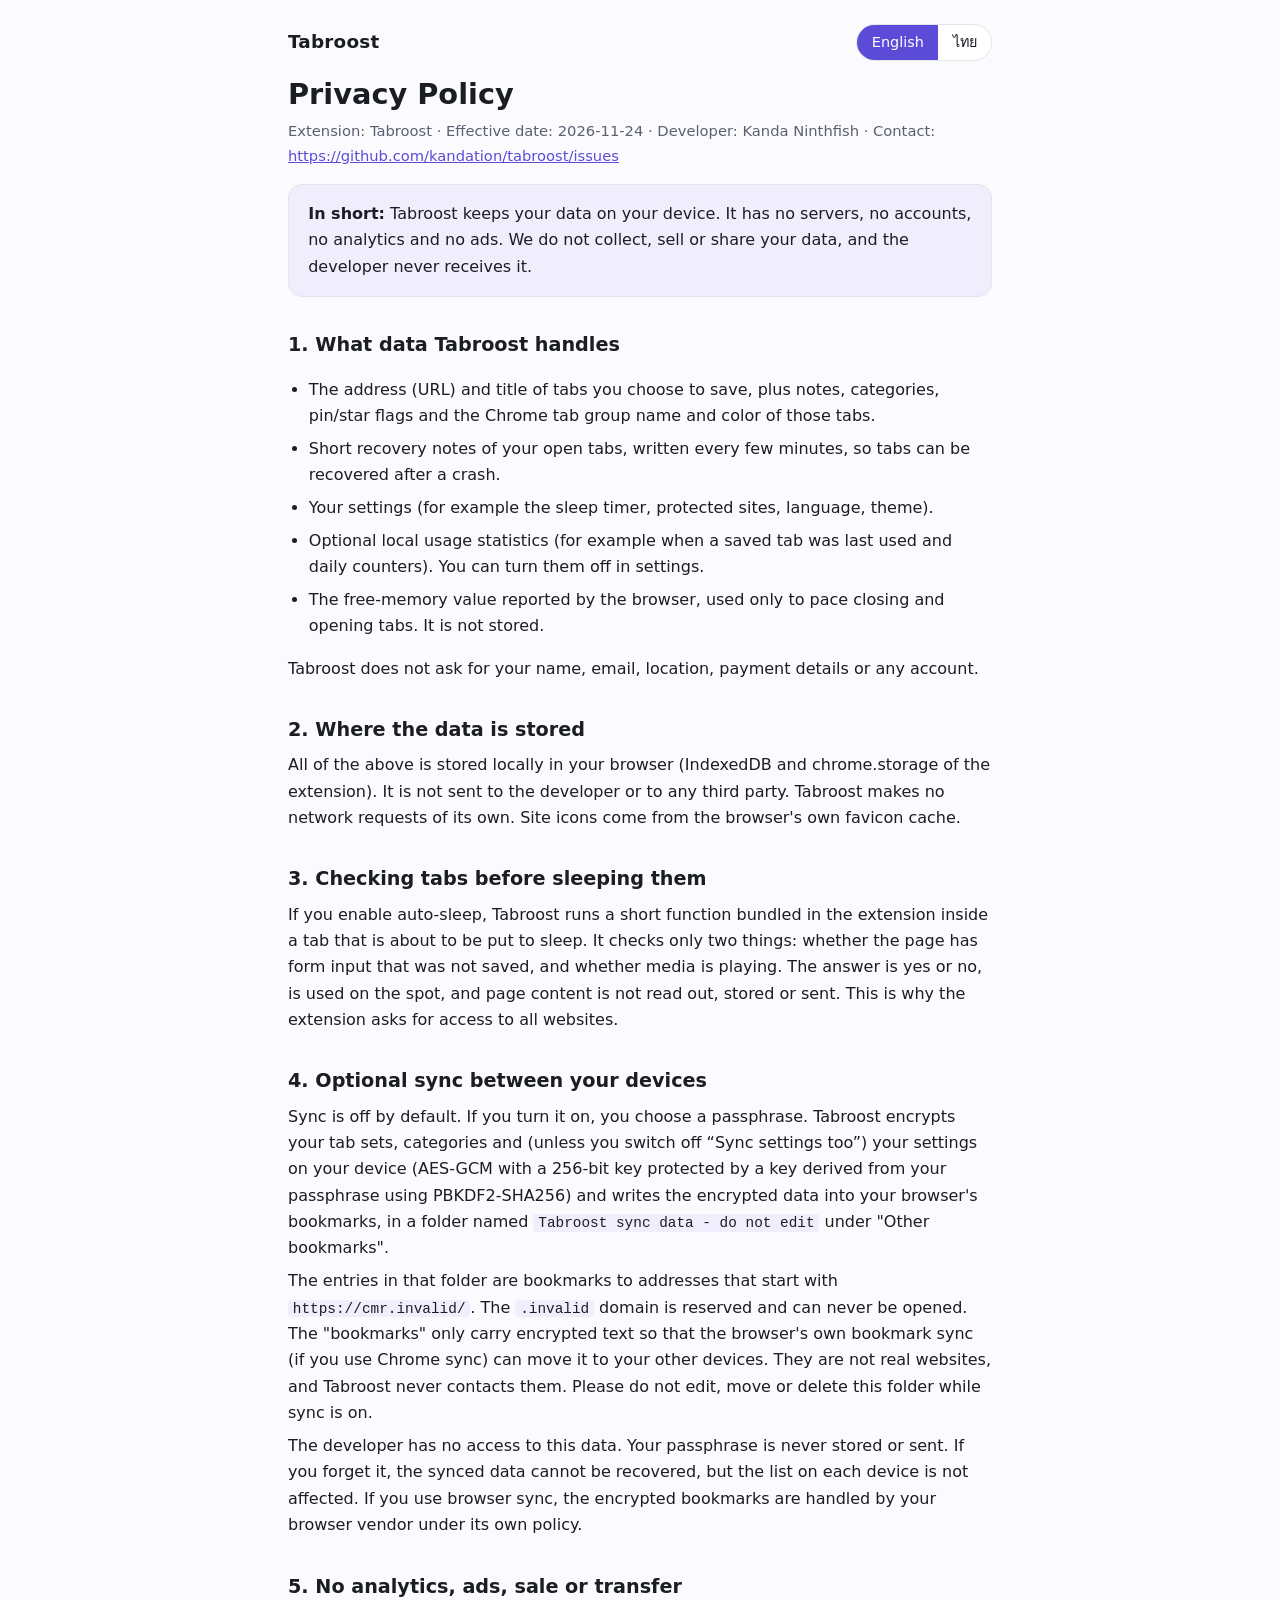
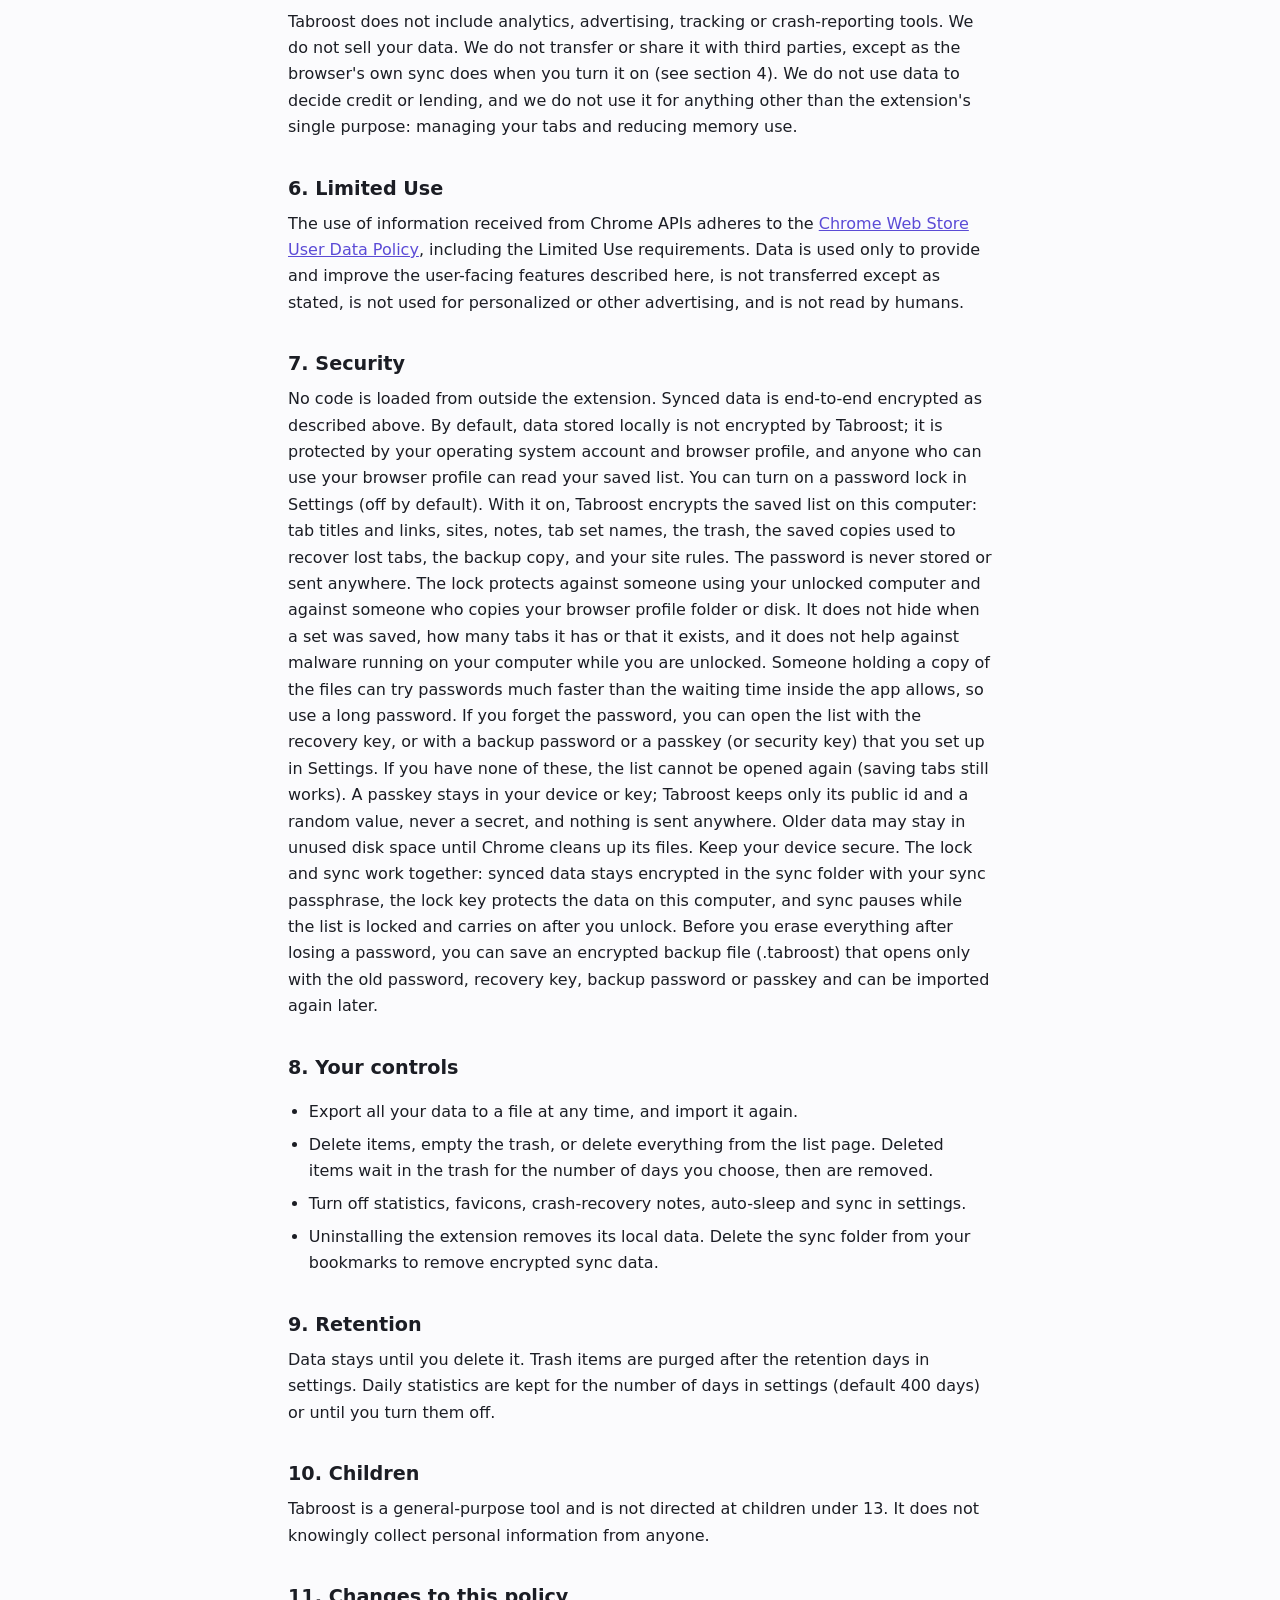
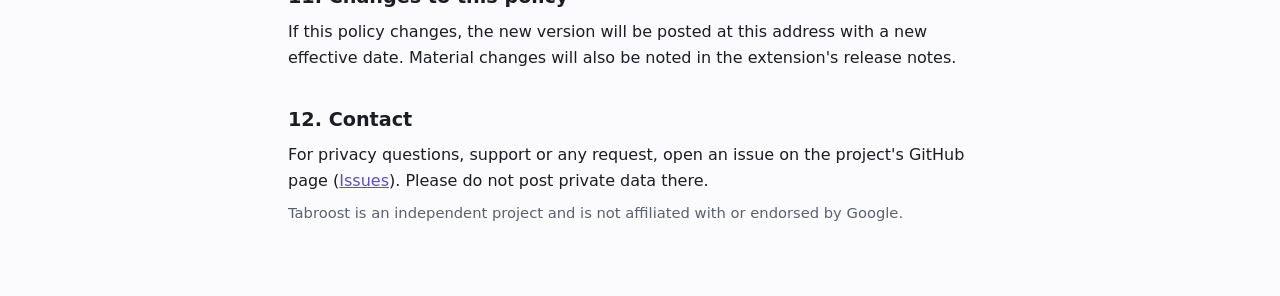
<file: site/privacy.html>
<!doctype html>
<html lang="en">
<head>
<meta charset="utf-8">
<meta name="viewport" content="width=device-width, initial-scale=1">
<title>Tabroost Privacy Policy | นโยบายความเป็นส่วนตัว</title>
<meta name="description" content="Privacy policy of the Tabroost browser extension. นโยบายความเป็นส่วนตัวของส่วนขยาย Tabroost">
<style>
:root{--bg:#fbfbfd;--card:#fff;--ink:#1b1d24;--mute:#5b6070;--line:#e3e5ec;--accent:#5b4bd6;--accent-ink:#fff;--soft:#f0eefc}
@media (prefers-color-scheme:dark){:root{--bg:#14151a;--card:#1c1e26;--ink:#eceef4;--mute:#a3a8b8;--line:#2d303b;--accent:#9d90ff;--accent-ink:#14151a;--soft:#25233a}}
*{box-sizing:border-box}
body{margin:0;background:var(--bg);color:var(--ink);font:16px/1.65 system-ui,-apple-system,"Segoe UI","Noto Sans Thai","Leelawadee UI",Tahoma,sans-serif}
.wrap{max-width:46rem;margin:0 auto;padding:1.5rem 1rem 4rem}
header{display:flex;align-items:center;justify-content:space-between;gap:1rem;flex-wrap:wrap;margin-bottom:1rem}
.brand{font-weight:700;font-size:1.15rem;letter-spacing:.2px}
.tog{display:inline-flex;border:1px solid var(--line);border-radius:999px;overflow:hidden;background:var(--card)}
.tog button{font:inherit;font-size:.9rem;border:0;background:none;color:var(--ink);padding:.35rem .9rem;cursor:pointer}
.tog button[aria-pressed="true"]{background:var(--accent);color:var(--accent-ink)}
.tog button:focus-visible,a:focus-visible{outline:2px solid var(--accent);outline-offset:2px}
h1{font-size:1.8rem;line-height:1.25;margin:.4rem 0 .2rem}
h2{font-size:1.2rem;margin:2rem 0 .4rem}
p,li{margin:.4rem 0}
ul{padding-left:1.3rem}
.meta{color:var(--mute);font-size:.92rem}
.card{background:var(--card);border:1px solid var(--line);border-radius:14px;padding:1rem 1.2rem;margin:1rem 0}
.card.soft{background:var(--soft)}
table{border-collapse:collapse;width:100%;font-size:.93rem;margin:.6rem 0}
th,td{border-bottom:1px solid var(--line);padding:.5rem .4rem;text-align:left;vertical-align:top}
.tw{overflow-x:auto}
code{font:.9em ui-monospace,Consolas,monospace;background:var(--soft);padding:.05rem .3rem;border-radius:4px}
a{color:var(--accent)}
[data-l]{display:none}
html[lang="en"] [data-l="en"],html[lang="th"] [data-l="th"]{display:block}
html[lang="en"] span[data-l="en"],html[lang="th"] span[data-l="th"],html[lang="en"] li[data-l="en"],html[lang="th"] li[data-l="th"]{display:list-item}
html[lang="en"] span[data-l="en"],html[lang="th"] span[data-l="th"]{display:inline}
.nojs [data-l]{display:block!important}
</style>
</head>
<body>
<div class="wrap">
<header>
  <span class="brand">Tabroost</span>
  <div class="tog" role="group" aria-label="Language / ภาษา">
    <button type="button" data-set="en" aria-pressed="true">English</button>
    <button type="button" data-set="th" aria-pressed="false">ไทย</button>
  </div>
</header>

<!-- ============================ ENGLISH ============================ -->
<main data-l="en">
<h1>Privacy Policy</h1>
<p class="meta">Extension: Tabroost &middot; Effective date: 2026-11-24 &middot; Developer: Kanda Ninthfish &middot; Contact: <a href="https://github.com/kandation/tabroost/issues">https://github.com/kandation/tabroost/issues</a></p>

<div class="card soft"><strong>In short:</strong> Tabroost keeps your data on your device. It has no servers, no accounts, no analytics and no ads. We do not collect, sell or share your data, and the developer never receives it.</div>

<h2>1. What data Tabroost handles</h2>
<ul>
<li>The address (URL) and title of tabs you choose to save, plus notes, categories, pin/star flags and the Chrome tab group name and color of those tabs.</li>
<li>Short recovery notes of your open tabs, written every few minutes, so tabs can be recovered after a crash.</li>
<li>Your settings (for example the sleep timer, protected sites, language, theme).</li>
<li>Optional local usage statistics (for example when a saved tab was last used and daily counters). You can turn them off in settings.</li>
<li>The free-memory value reported by the browser, used only to pace closing and opening tabs. It is not stored.</li>
</ul>
<p>Tabroost does not ask for your name, email, location, payment details or any account.</p>

<h2>2. Where the data is stored</h2>
<p>All of the above is stored locally in your browser (IndexedDB and chrome.storage of the extension). It is not sent to the developer or to any third party. Tabroost makes no network requests of its own. Site icons come from the browser's own favicon cache.</p>

<h2>3. Checking tabs before sleeping them</h2>
<p>If you enable auto-sleep, Tabroost runs a short function bundled in the extension inside a tab that is about to be put to sleep. It checks only two things: whether the page has form input that was not saved, and whether media is playing. The answer is yes or no, is used on the spot, and page content is not read out, stored or sent. This is why the extension asks for access to all websites.</p>

<h2>4. Optional sync between your devices</h2>
<p>Sync is off by default. If you turn it on, you choose a passphrase. Tabroost encrypts your tab sets, categories and (unless you switch off “Sync settings too”) your settings on your device (AES-GCM with a 256-bit key protected by a key derived from your passphrase using PBKDF2-SHA256) and writes the encrypted data into your browser's bookmarks, in a folder named <code>Tabroost sync data - do not edit</code> under "Other bookmarks".</p>
<p>The entries in that folder are bookmarks to addresses that start with <code>https://cmr.invalid/</code>. The <code>.invalid</code> domain is reserved and can never be opened. The "bookmarks" only carry encrypted text so that the browser's own bookmark sync (if you use Chrome sync) can move it to your other devices. They are not real websites, and Tabroost never contacts them. Please do not edit, move or delete this folder while sync is on.</p>
<p>The developer has no access to this data. Your passphrase is never stored or sent. If you forget it, the synced data cannot be recovered, but the list on each device is not affected. If you use browser sync, the encrypted bookmarks are handled by your browser vendor under its own policy.</p>

<h2>5. No analytics, ads, sale or transfer</h2>
<p>Tabroost does not include analytics, advertising, tracking or crash-reporting tools. We do not sell your data. We do not transfer or share it with third parties, except as the browser's own sync does when you turn it on (see section 4). We do not use data to decide credit or lending, and we do not use it for anything other than the extension's single purpose: managing your tabs and reducing memory use.</p>

<h2>6. Limited Use</h2>
<p>The use of information received from Chrome APIs adheres to the <a href="https://developer.chrome.com/docs/webstore/program-policies/limited-use" rel="noopener">Chrome Web Store User Data Policy</a>, including the Limited Use requirements. Data is used only to provide and improve the user-facing features described here, is not transferred except as stated, is not used for personalized or other advertising, and is not read by humans.</p>

<h2>7. Security</h2>
<p>No code is loaded from outside the extension. Synced data is end-to-end encrypted as described above. By default, data stored locally is not encrypted by Tabroost; it is protected by your operating system account and browser profile, and anyone who can use your browser profile can read your saved list. You can turn on a password lock in Settings (off by default). With it on, Tabroost encrypts the saved list on this computer: tab titles and links, sites, notes, tab set names, the trash, the saved copies used to recover lost tabs, the backup copy, and your site rules. The password is never stored or sent anywhere. The lock protects against someone using your unlocked computer and against someone who copies your browser profile folder or disk. It does not hide when a set was saved, how many tabs it has or that it exists, and it does not help against malware running on your computer while you are unlocked. Someone holding a copy of the files can try passwords much faster than the waiting time inside the app allows, so use a long password. If you forget the password, you can open the list with the recovery key, or with a backup password or a passkey (or security key) that you set up in Settings. If you have none of these, the list cannot be opened again (saving tabs still works). A passkey stays in your device or key; Tabroost keeps only its public id and a random value, never a secret, and nothing is sent anywhere. Older data may stay in unused disk space until Chrome cleans up its files. Keep your device secure. The lock and sync work together: synced data stays encrypted in the sync folder with your sync passphrase, the lock key protects the data on this computer, and sync pauses while the list is locked and carries on after you unlock. Before you erase everything after losing a password, you can save an encrypted backup file (.tabroost) that opens only with the old password, recovery key, backup password or passkey and can be imported again later.</p>

<h2>8. Your controls</h2>
<ul>
<li>Export all your data to a file at any time, and import it again.</li>
<li>Delete items, empty the trash, or delete everything from the list page. Deleted items wait in the trash for the number of days you choose, then are removed.</li>
<li>Turn off statistics, favicons, crash-recovery notes, auto-sleep and sync in settings.</li>
<li>Uninstalling the extension removes its local data. Delete the sync folder from your bookmarks to remove encrypted sync data.</li>
</ul>

<h2>9. Retention</h2>
<p>Data stays until you delete it. Trash items are purged after the retention days in settings. Daily statistics are kept for the number of days in settings (default 400 days) or until you turn them off.</p>

<h2>10. Children</h2>
<p>Tabroost is a general-purpose tool and is not directed at children under 13. It does not knowingly collect personal information from anyone.</p>

<h2>11. Changes to this policy</h2>
<p>If this policy changes, the new version will be posted at this address with a new effective date. Material changes will also be noted in the extension's release notes.</p>

<h2>12. Contact</h2>
<p>For privacy questions, support or any request, open an issue on the project's GitHub page (<a href="https://github.com/kandation/tabroost/issues">Issues</a>). Please do not post private data there.</p>
<p class="meta">Tabroost is an independent project and is not affiliated with or endorsed by Google.</p>
</main>

<!-- ============================ THAI ============================ -->
<main data-l="th">
<h1>นโยบายความเป็นส่วนตัว</h1>
<p class="meta">ส่วนขยาย: Tabroost &middot; มีผลตั้งแต่: 2026-11-24 &middot; ผู้พัฒนา: Kanda Ninthfish &middot; ติดต่อ: <a href="https://github.com/kandation/tabroost/issues">https://github.com/kandation/tabroost/issues</a></p>

<div class="card soft"><strong>สรุป:</strong> Tabroost เก็บข้อมูลไว้ในเครื่องของคุณ ไม่มีเซิร์ฟเวอร์ ไม่มีบัญชี ไม่มีการวิเคราะห์การใช้งาน และไม่มีโฆษณา เราไม่เก็บรวบรวม ขาย หรือแบ่งปันข้อมูลของคุณ และผู้พัฒนาไม่ได้รับข้อมูลนั้น</div>

<h2>1. Tabroost จัดการข้อมูลอะไรบ้าง</h2>
<ul>
<li>ที่อยู่ (URL) และชื่อของแท็บที่คุณเลือกเก็บ รวมถึงบันทึกย่อ หมวดหมู่ ธงปักหมุด/ติดดาว และชื่อกับสีของกลุ่มแท็บ Chrome ของแท็บเหล่านั้น</li>
<li>บันทึกสั้น ๆ ของแท็บที่เปิดอยู่ ซึ่งจดทุกไม่กี่นาที เพื่อกู้คืนแท็บหลังเบราว์เซอร์ล่ม</li>
<li>การตั้งค่าของคุณ (เช่น เวลาพักแท็บ เว็บไซต์ที่กันไว้ ภาษา ธีม)</li>
<li>สถิติการใช้งานในเครื่องที่เป็นตัวเลือก (เช่น เวลาที่ใช้แท็บที่เก็บไว้ล่าสุด และตัวนับรายวัน) ปิดได้ในการตั้งค่า</li>
<li>ค่าแรมที่เหลือที่เบราว์เซอร์รายงาน ใช้เพื่อปรับจังหวะการปิดและเปิดแท็บเท่านั้น และไม่ถูกเก็บ</li>
</ul>
<p>Tabroost ไม่ขอชื่อ อีเมล ตำแหน่งที่อยู่ ข้อมูลการชำระเงิน หรือบัญชีใด ๆ</p>

<h2>2. ข้อมูลถูกเก็บที่ไหน</h2>
<p>ข้อมูลทั้งหมดข้างต้นเก็บในเครื่องของคุณ ภายในเบราว์เซอร์ (IndexedDB และ chrome.storage ของส่วนขยาย) ไม่ถูกส่งให้ผู้พัฒนาหรือบุคคลที่สาม Tabroost ไม่ส่งคำขอเครือข่ายเอง ไอคอนเว็บมาจากแคชไอคอนของเบราว์เซอร์เอง</p>

<h2>3. การตรวจแท็บก่อนพัก</h2>
<p>ถ้าคุณเปิดการพักอัตโนมัติ Tabroost จะรันฟังก์ชันสั้น ๆ ที่มากับส่วนขยายในแท็บที่กำลังจะถูกพัก ฟังก์ชันตรวจแค่สองอย่าง คือ หน้านั้นมีข้อมูลในฟอร์มที่ยังไม่บันทึกหรือไม่ และกำลังเล่นสื่ออยู่หรือไม่ คำตอบเป็นใช่หรือไม่ใช่ ใช้ทันที ไม่อ่านออกมา ไม่เก็บ และไม่ส่งเนื้อหาของหน้า นี่คือเหตุผลที่ส่วนขยายขอสิทธิ์เข้าถึงทุกเว็บไซต์</p>

<h2>4. ซิงค์ระหว่างเครื่อง (ตัวเลือก)</h2>
<p>ปิดอยู่เป็นค่าเริ่มต้น ถ้าเปิด คุณตั้งรหัสผ่านเอง Tabroost จะเข้ารหัสชุดแท็บ หมวดหมู่ และการตั้งค่า (ถ้าคุณไม่ปิดตัวเลือก “ซิงค์การตั้งค่าด้วย”) ในเครื่องของคุณ (AES-GCM คีย์ 256 บิตที่ป้องกันด้วยคีย์ที่สร้างจากรหัสผ่านด้วย PBKDF2-SHA256) แล้วเขียนข้อมูลที่เข้ารหัสลงในบุ๊กมาร์กของเบราว์เซอร์ ในโฟลเดอร์ชื่อ <code>Tabroost sync data - do not edit</code> ภายใต้ "Other bookmarks"</p>
<p>รายการในโฟลเดอร์นั้นคือบุ๊กมาร์กที่ชี้ไปยังที่อยู่ขึ้นต้นด้วย <code>https://cmr.invalid/</code> โดเมน <code>.invalid</code> เป็นโดเมนสงวนที่เปิดไม่ได้ "บุ๊กมาร์ก" เหล่านี้เก็บแค่ข้อความที่เข้ารหัส เพื่อให้การซิงค์บุ๊กมาร์กของเบราว์เซอร์ (ถ้าคุณใช้ Chrome sync) พาไปยังเครื่องอื่นของคุณได้ ไม่ใช่เว็บไซต์จริง และ Tabroost ไม่เคยติดต่อที่อยู่เหล่านั้น โปรดอย่าแก้ ย้าย หรือลบโฟลเดอร์นี้ขณะเปิดซิงค์</p>
<p>ผู้พัฒนาเข้าถึงข้อมูลนี้ไม่ได้ รหัสผ่านไม่ถูกเก็บและไม่ถูกส่ง ถ้าลืมรหัสผ่าน ข้อมูลที่ซิงค์จะกู้ไม่ได้ แต่รายการในแต่ละเครื่องไม่ได้รับผลกระทบ ถ้าคุณใช้การซิงค์ของเบราว์เซอร์ บุ๊กมาร์กที่เข้ารหัสจะอยู่ในการดูแลของผู้ให้บริการเบราว์เซอร์ตามนโยบายของเขา</p>

<h2>5. ไม่มีการวิเคราะห์ โฆษณา การขาย หรือการโอนข้อมูล</h2>
<p>Tabroost ไม่มีเครื่องมือวิเคราะห์ โฆษณา ติดตาม หรือรายงานข้อขัดข้อง เราไม่ขายข้อมูลของคุณ ไม่โอนหรือแบ่งปันให้บุคคลที่สาม ยกเว้นสิ่งที่การซิงค์ของเบราว์เซอร์ทำเองเมื่อคุณเปิด (ดูข้อ 4) เราไม่ใช้ข้อมูลเพื่อตัดสินเครดิตหรือการให้กู้ และไม่ใช้เพื่อสิ่งอื่นนอกจากวัตถุประสงค์เดียวของส่วนขยาย คือจัดการแท็บและลดการใช้แรม</p>

<h2>6. การใช้อย่างจำกัด (Limited Use)</h2>
<p>การใช้ข้อมูลที่ได้รับจาก Chrome API เป็นไปตาม <a href="https://developer.chrome.com/docs/webstore/program-policies/limited-use" rel="noopener">นโยบายข้อมูลผู้ใช้ของ Chrome Web Store</a> รวมถึงข้อกำหนด Limited Use ข้อมูลถูกใช้เพื่อให้บริการฟีเจอร์ที่ผู้ใช้เห็นตามที่อธิบายไว้เท่านั้น ไม่ถูกโอนนอกจากที่ระบุ ไม่ถูกใช้เพื่อโฆษณาแบบเจาะจงหรือแบบอื่น และไม่มีมนุษย์อ่านข้อมูลนั้น</p>

<h2>7. ความปลอดภัย</h2>
<p>ไม่มีการโหลดโค้ดจากภายนอกส่วนขยาย ข้อมูลที่ซิงค์เข้ารหัสตลอดทางตามที่อธิบายข้างต้น โดยปกติข้อมูลที่เก็บในเครื่อง Tabroost ไม่ได้เข้ารหัส ข้อมูลถูกปกป้องด้วยบัญชีระบบปฏิบัติการและโปรไฟล์เบราว์เซอร์ของคุณ ผู้ที่ใช้โปรไฟล์เบราว์เซอร์ของคุณได้ก็อ่านรายการที่เก็บไว้ได้ คุณเปิดรหัสผ่านได้ในการตั้งค่า (ปิดอยู่เป็นค่าเริ่มต้น) เมื่อเปิด Tabroost จะเข้ารหัสรายการที่เก็บไว้ในเครื่องนี้ ทั้งชื่อหน้าและลิงก์ เว็บไซต์ โน้ต ชื่อชุดแท็บ ถังขยะ ชุดสำรองที่ใช้กู้แท็บที่หายไป สำเนาสำรอง และกฎเกี่ยวกับเว็บไซต์ของคุณ รหัสผ่านไม่ถูกเก็บและไม่ถูกส่งไปไหน ล็อกนี้กันได้เฉพาะคนที่ใช้เครื่องที่ปลดล็อกอยู่ และคนที่ก๊อปโฟลเดอร์โปรไฟล์หรือดิสก์ไป แต่ไม่ซ่อนเวลาที่เก็บ จำนวนแท็บ หรือการมีอยู่ของชุดแท็บ และไม่ช่วยถ้ามีโปรแกรมร้ายทำงานในเครื่องตอนที่ปลดล็อกอยู่ คนที่ถือสำเนาไฟล์ลองเดารหัสผ่านได้เร็วกว่าเวลารอในแอปมาก จึงควรตั้งรหัสผ่านยาวๆ ถ้าลืมรหัสผ่าน เปิดรายการด้วยรหัสกู้คืน หรือด้วยรหัสผ่านสำรองหรือพาสคีย์ (หรือกุญแจความปลอดภัย) ที่ตั้งไว้ในการตั้งค่าได้ ถ้าไม่มีสักอย่าง จะเปิดรายการไม่ได้อีก (แต่ยังเก็บแท็บได้) พาสคีย์อยู่ในอุปกรณ์หรือกุญแจของคุณ Tabroost เก็บแค่รหัสอ้างอิงสาธารณะกับค่าสุ่ม ไม่เก็บความลับ และไม่ส่งอะไรไปไหน ข้อมูลเก่าอาจค้างในพื้นที่ว่างของดิสก์อยู่พักหนึ่งจนกว่า Chrome จะเก็บกวาดไฟล์ ควรรักษาความปลอดภัยของอุปกรณ์ด้วย ล็อกกับซิงค์ใช้ร่วมกันได้ ข้อมูลในโฟลเดอร์ซิงค์ยังเข้ารหัสด้วยรหัสผ่านซิงค์ ส่วนกุญแจของล็อกปกป้องข้อมูลในเครื่องนี้ ซิงค์จะหยุดพักตอนล็อกและทำงานต่อหลังปลดล็อก ก่อนลบทุกอย่างเพราะลืมรหัสผ่าน คุณบันทึกไฟล์สำรองที่เข้ารหัส (.tabroost) ไว้ได้ ไฟล์นี้เปิดได้ด้วยรหัสผ่านเดิม รหัสกู้คืน รหัสผ่านสำรอง หรือพาสคีย์ของตอนนั้นเท่านั้น และนำเข้ากลับมาทีหลังได้</p>

<h2>8. สิ่งที่คุณควบคุมได้</h2>
<ul>
<li>ส่งออกข้อมูลทั้งหมดเป็นไฟล์ได้ทุกเมื่อ และนำเข้ากลับมาได้</li>
<li>ลบรายการ ล้างถังขยะ หรือลบทั้งหมดได้จากหน้ารายการ ของที่ลบจะรออยู่ในถังขยะตามจำนวนวันที่คุณเลือก แล้วถูกลบถาวร</li>
<li>ปิดสถิติ ไอคอนเว็บ การจดแท็บไว้กู้คืน การพักอัตโนมัติ และการซิงค์ได้ในการตั้งค่า</li>
<li>ถอนการติดตั้งส่วนขยายจะลบข้อมูลในเครื่อง ลบโฟลเดอร์ซิงค์ออกจากบุ๊กมาร์กเพื่อลบข้อมูลซิงค์ที่เข้ารหัส</li>
</ul>

<h2>9. ระยะเวลาเก็บข้อมูล</h2>
<p>ข้อมูลอยู่จนกว่าคุณจะลบ ของในถังขยะถูกลบตามจำนวนวันในการตั้งค่า สถิติรายวันเก็บตามจำนวนวันในการตั้งค่า (ค่าเริ่มต้น 400 วัน) หรือจนกว่าคุณจะปิดสถิติ</p>

<h2>10. เด็ก</h2>
<p>Tabroost เป็นเครื่องมือทั่วไปและไม่ได้มุ่งเป้าไปที่เด็กอายุต่ำกว่า 13 ปี และไม่เก็บข้อมูลส่วนบุคคลของใครโดยเจตนา</p>

<h2>11. การเปลี่ยนแปลงนโยบาย</h2>
<p>ถ้านโยบายเปลี่ยน เราจะประกาศฉบับใหม่ที่ที่อยู่นี้พร้อมวันที่มีผลใหม่ การเปลี่ยนที่สำคัญจะระบุในบันทึกการออกรุ่นของส่วนขยายด้วย</p>

<h2>12. ติดต่อ</h2>
<p>หากมีคำถามเรื่องความเป็นส่วนตัว ต้องการความช่วยเหลือ หรือมีคำขอใด ๆ ให้เปิด issue ที่หน้า GitHub ของโครงการ (<a href="https://github.com/kandation/tabroost/issues">Issues</a>) โปรดอย่าโพสต์ข้อมูลส่วนตัวที่นั่น</p>
<p class="meta">Tabroost เป็นโครงการอิสระ ไม่มีส่วนเกี่ยวข้องหรือได้รับการรับรองจาก Google</p>
</main>
</div>
<script>
(function(){
  var d=document.documentElement;
  function set(l){d.lang=l;try{localStorage.setItem('lang',l)}catch(e){}
    document.querySelectorAll('.tog button').forEach(function(b){b.setAttribute('aria-pressed',String(b.dataset.set===l))});}
  document.querySelectorAll('.tog button').forEach(function(b){b.addEventListener('click',function(){set(b.dataset.set)})});
  var l='';try{l=localStorage.getItem('lang')||''}catch(e){}
  if(!l)l=/^th/i.test(navigator.language||'')?'th':'en';
  set(l);
})();
</script>
<noscript><style>[data-l]{display:block!important}.tog{display:none}</style></noscript>
</body>
</html>
</file>
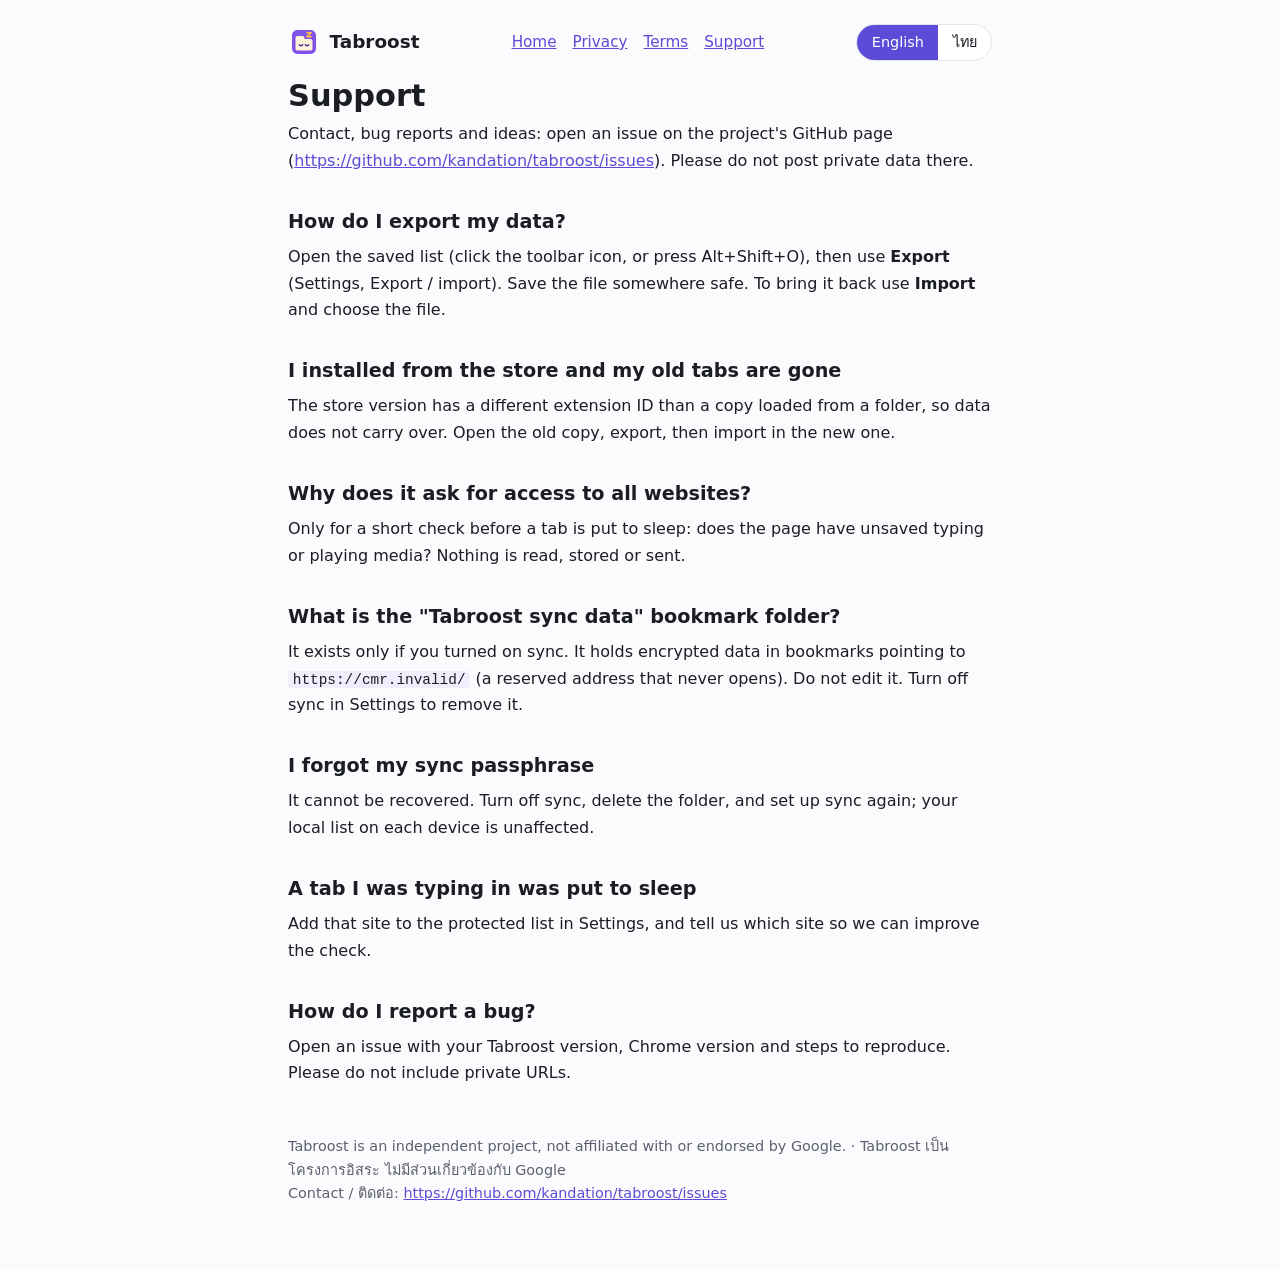
<file: site/support.html>
<!doctype html>
<html lang="en">
<head>
<meta charset="utf-8">
<meta name="viewport" content="width=device-width, initial-scale=1">
<title>Tabroost Support</title>
<meta name="description" content="Help, FAQ, how to export your data and how to report a problem for Tabroost.">
<link rel="icon" href="icon.png">
<style>:root{--bg:#fbfbfd;--card:#fff;--ink:#1b1d24;--mute:#5b6070;--line:#e3e5ec;--accent:#5b4bd6;--accent-ink:#fff;--soft:#f0eefc}
@media (prefers-color-scheme:dark){:root{--bg:#14151a;--card:#1c1e26;--ink:#eceef4;--mute:#a3a8b8;--line:#2d303b;--accent:#9d90ff;--accent-ink:#14151a;--soft:#25233a}}
*{box-sizing:border-box}
body{margin:0;background:var(--bg);color:var(--ink);font:16px/1.65 system-ui,-apple-system,"Segoe UI","Noto Sans Thai","Leelawadee UI",Tahoma,sans-serif}
.wrap{max-width:46rem;margin:0 auto;padding:1.5rem 1rem 4rem}
header{display:flex;align-items:center;justify-content:space-between;gap:1rem;flex-wrap:wrap;margin-bottom:1rem}
.brand{display:flex;align-items:center;gap:.6rem;font-weight:700;font-size:1.15rem;color:var(--ink);text-decoration:none}
.brand img{width:32px;height:32px;border-radius:8px}
nav{display:flex;gap:1rem;flex-wrap:wrap;font-size:.95rem}
.tog{display:inline-flex;border:1px solid var(--line);border-radius:999px;overflow:hidden;background:var(--card)}
.tog button{font:inherit;font-size:.9rem;border:0;background:none;color:var(--ink);padding:.35rem .9rem;cursor:pointer}
.tog button[aria-pressed="true"]{background:var(--accent);color:var(--accent-ink)}
.tog button:focus-visible,a:focus-visible{outline:2px solid var(--accent);outline-offset:2px}
h1{font-size:1.9rem;line-height:1.25;margin:.4rem 0 .2rem}
h2{font-size:1.2rem;margin:2rem 0 .4rem}
p,li{margin:.4rem 0}ul{padding-left:1.3rem}
.meta{color:var(--mute);font-size:.92rem}
.card{background:var(--card);border:1px solid var(--line);border-radius:14px;padding:1rem 1.2rem;margin:0}
.grid{display:grid;gap:.8rem;grid-template-columns:repeat(auto-fit,minmax(14rem,1fr));margin:1.2rem 0}
.btn{display:inline-block;background:var(--accent);color:var(--accent-ink);padding:.6rem 1.1rem;border-radius:10px;text-decoration:none;font-weight:600}
.btn.alt{background:none;color:var(--accent);border:1px solid var(--accent)}
code{font:.9em ui-monospace,Consolas,monospace;background:var(--soft);padding:.05rem .3rem;border-radius:4px}
a{color:var(--accent)}
footer{margin-top:3rem;color:var(--mute);font-size:.9rem}
[data-l]{display:none}
html[lang="en"] main[data-l="en"],html[lang="th"] main[data-l="th"]{display:block}
html[lang="en"] span[data-l="en"],html[lang="th"] span[data-l="th"]{display:inline}</style>
</head>
<body>
<div class="wrap">
<header>
<a class="brand" href="index.html"><img src="icon.png" alt="" width="32" height="32">Tabroost</a>
<nav><a href="index.html"><span data-l="en">Home</span><span data-l="th">หน้าแรก</span></a><a href="privacy.html"><span data-l="en">Privacy</span><span data-l="th">ความเป็นส่วนตัว</span></a><a href="terms.html"><span data-l="en">Terms</span><span data-l="th">ข้อกำหนด</span></a><a href="support.html"><span data-l="en">Support</span><span data-l="th">ช่วยเหลือ</span></a></nav>
<div class="tog" role="group" aria-label="Language / ภาษา"><button type="button" data-set="en" aria-pressed="true">English</button><button type="button" data-set="th" aria-pressed="false">ไทย</button></div>
</header>
<main data-l="en">
<h1>Support</h1>
<p>Contact, bug reports and ideas: open an issue on the project's GitHub page (<a href="https://github.com/kandation/tabroost/issues">https://github.com/kandation/tabroost/issues</a>). Please do not post private data there.</p>
<h2>How do I export my data?</h2><p>Open the saved list (click the toolbar icon, or press Alt+Shift+O), then use <strong>Export</strong> (Settings, Export / import). Save the file somewhere safe. To bring it back use <strong>Import</strong> and choose the file.</p>
<h2>I installed from the store and my old tabs are gone</h2><p>The store version has a different extension ID than a copy loaded from a folder, so data does not carry over. Open the old copy, export, then import in the new one.</p>
<h2>Why does it ask for access to all websites?</h2><p>Only for a short check before a tab is put to sleep: does the page have unsaved typing or playing media? Nothing is read, stored or sent.</p>
<h2>What is the "Tabroost sync data" bookmark folder?</h2><p>It exists only if you turned on sync. It holds encrypted data in bookmarks pointing to <code>https://cmr.invalid/</code> (a reserved address that never opens). Do not edit it. Turn off sync in Settings to remove it.</p>
<h2>I forgot my sync passphrase</h2><p>It cannot be recovered. Turn off sync, delete the folder, and set up sync again; your local list on each device is unaffected.</p>
<h2>A tab I was typing in was put to sleep</h2><p>Add that site to the protected list in Settings, and tell us which site so we can improve the check.</p>
<h2>How do I report a bug?</h2><p>Open an issue with your Tabroost version, Chrome version and steps to reproduce. Please do not include private URLs.</p>
</main>
<main data-l="th">
<h1>ช่วยเหลือ</h1>
<p>ติดต่อ แจ้งบั๊ก หรือเสนอความคิด ได้โดยเปิด issue ที่หน้า GitHub ของโครงการ (<a href="https://github.com/kandation/tabroost/issues">https://github.com/kandation/tabroost/issues</a>) โปรดอย่าโพสต์ข้อมูลส่วนตัวที่นั่น</p>
<h2>ส่งออกข้อมูลอย่างไร</h2><p>เปิดรายการที่เก็บไว้ (กดไอคอนบนแถบเครื่องมือ หรือกด Alt+Shift+O) แล้วใช้ <strong>ส่งออก</strong> (การตั้งค่า, ส่งออกและนำเข้า) บันทึกไฟล์ไว้ในที่ปลอดภัย จะนำกลับมาให้ใช้ <strong>นำเข้า</strong> แล้วเลือกไฟล์</p>
<h2>ติดตั้งจากสโตร์แล้วแท็บเก่าหาย</h2><p>ส่วนขยายจากสโตร์มี ID ต่างจากชุดที่โหลดจากโฟลเดอร์ ข้อมูลจึงไม่ย้ายตามกัน เปิดชุดเก่า ส่งออก แล้วนำเข้าในชุดใหม่</p>
<h2>ทำไมขอเข้าถึงทุกเว็บไซต์</h2><p>ใช้ตรวจสั้น ๆ ก่อนพักแท็บเท่านั้น ว่าหน้านั้นมีข้อมูลที่พิมพ์ค้างหรือกำลังเล่นสื่อหรือไม่ ไม่อ่าน ไม่เก็บ ไม่ส่งอะไร</p>
<h2>โฟลเดอร์บุ๊กมาร์ก "Tabroost sync data" คืออะไร</h2><p>มีเฉพาะเมื่อคุณเปิดซิงค์ เก็บข้อมูลที่เข้ารหัสในบุ๊กมาร์กที่ชี้ไป <code>https://cmr.invalid/</code> (ที่อยู่สงวนที่เปิดไม่ได้) อย่าแก้ไข ปิดซิงค์ในการตั้งค่าเพื่อลบโฟลเดอร์</p>
<h2>ลืมรหัสผ่านซิงค์</h2><p>กู้คืนไม่ได้ ให้ปิดซิงค์ ลบโฟลเดอร์ แล้วตั้งซิงค์ใหม่ รายการในแต่ละเครื่องไม่ได้รับผลกระทบ</p>
<h2>แท็บที่กำลังพิมพ์ถูกพัก</h2><p>เพิ่มเว็บไซต์นั้นในรายการที่กันไว้ในการตั้งค่า และแจ้งชื่อเว็บไซต์มาเพื่อให้เราปรับการตรวจ</p>
<h2>แจ้งบั๊กอย่างไร</h2><p>เปิด issue พร้อมรุ่นของ Tabroost รุ่นของ Chrome และขั้นตอนที่ทำให้เกิดซ้ำ โปรดอย่าใส่ URL ส่วนตัว</p>
</main>
<footer>Tabroost is an independent project, not affiliated with or endorsed by Google. &middot; Tabroost เป็นโครงการอิสระ ไม่มีส่วนเกี่ยวข้องกับ Google<br>Contact / ติดต่อ: <a href="https://github.com/kandation/tabroost/issues">https://github.com/kandation/tabroost/issues</a></footer>
</div>
<script>(function(){var d=document.documentElement;function set(l){d.lang=l;try{localStorage.setItem('lang',l)}catch(e){}document.querySelectorAll('.tog button').forEach(function(b){b.setAttribute('aria-pressed',String(b.dataset.set===l))})}
document.querySelectorAll('.tog button').forEach(function(b){b.addEventListener('click',function(){set(b.dataset.set)})});
var l='';try{l=localStorage.getItem('lang')||''}catch(e){}if(!l)l=/^th/i.test(navigator.language||'')?'th':'en';set(l)})();</script>
<noscript><style>[data-l]{display:block!important}.tog{display:none}</style></noscript>
</body>
</html>
</file>
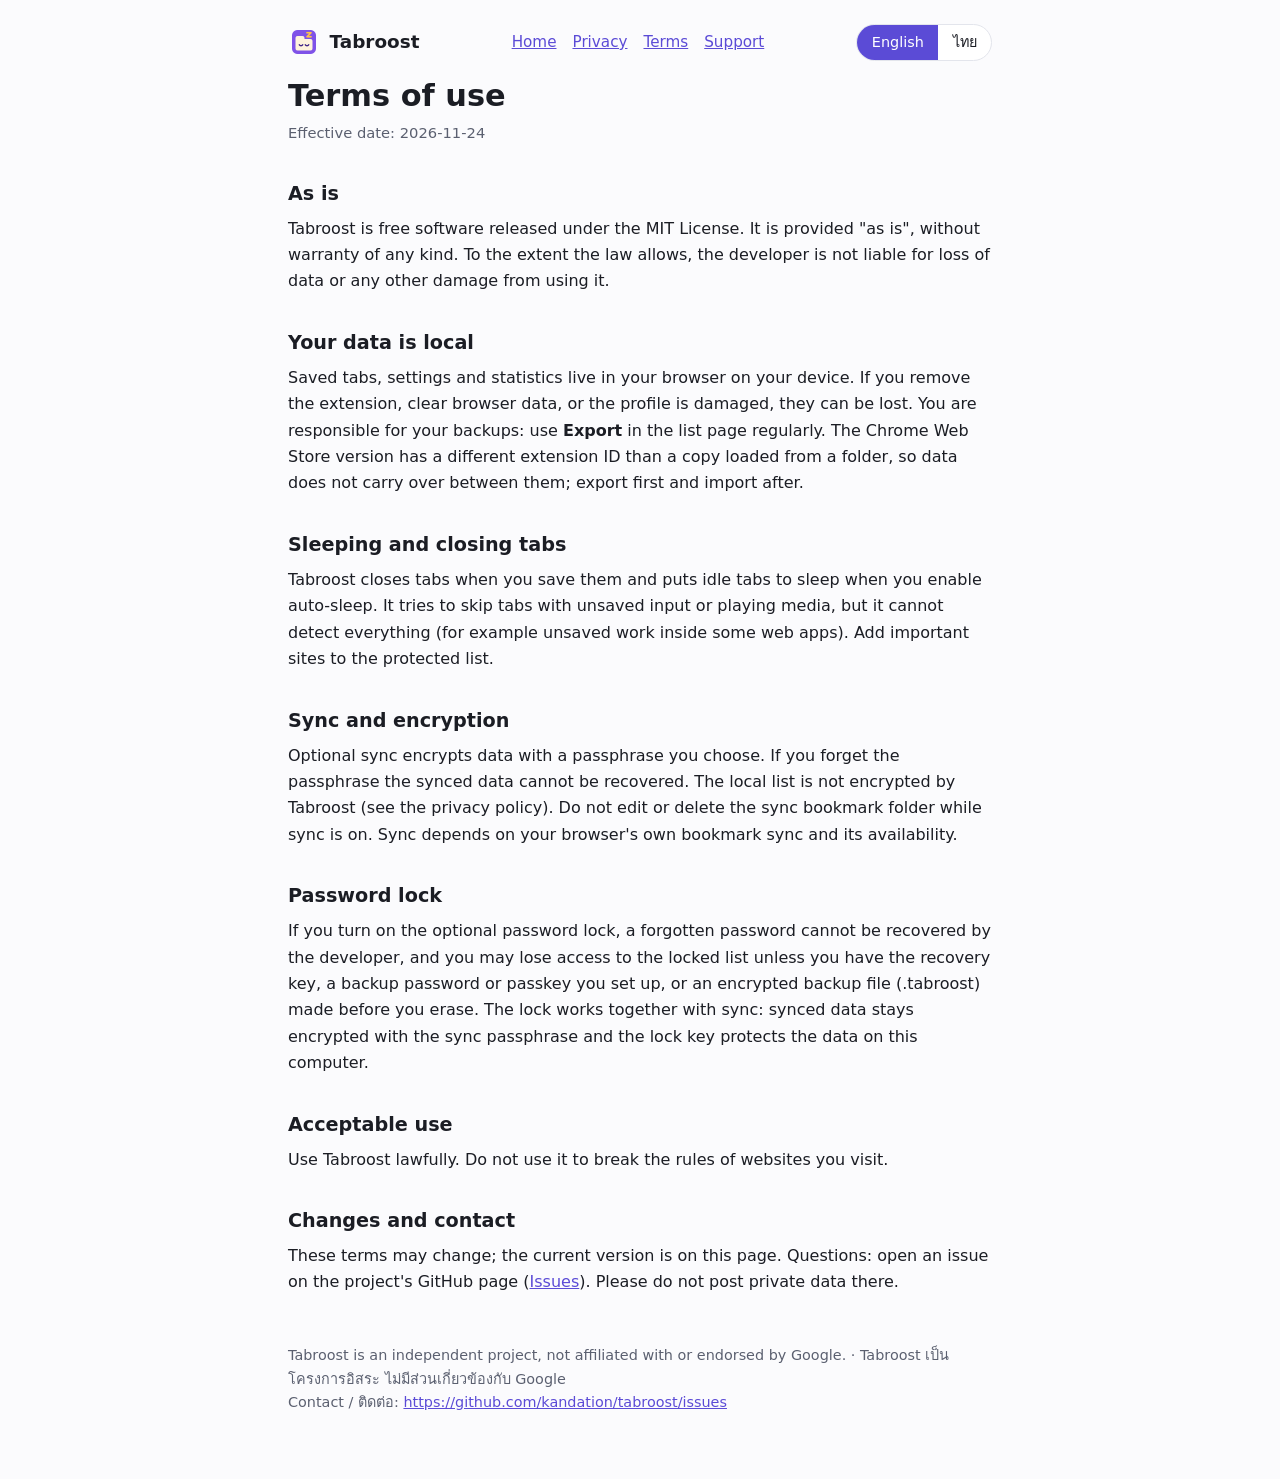
<file: site/terms.html>
<!doctype html>
<html lang="en">
<head>
<meta charset="utf-8">
<meta name="viewport" content="width=device-width, initial-scale=1">
<title>Tabroost Terms</title>
<meta name="description" content="Terms of use and disclaimer for the Tabroost extension.">
<link rel="icon" href="icon.png">
<style>:root{--bg:#fbfbfd;--card:#fff;--ink:#1b1d24;--mute:#5b6070;--line:#e3e5ec;--accent:#5b4bd6;--accent-ink:#fff;--soft:#f0eefc}
@media (prefers-color-scheme:dark){:root{--bg:#14151a;--card:#1c1e26;--ink:#eceef4;--mute:#a3a8b8;--line:#2d303b;--accent:#9d90ff;--accent-ink:#14151a;--soft:#25233a}}
*{box-sizing:border-box}
body{margin:0;background:var(--bg);color:var(--ink);font:16px/1.65 system-ui,-apple-system,"Segoe UI","Noto Sans Thai","Leelawadee UI",Tahoma,sans-serif}
.wrap{max-width:46rem;margin:0 auto;padding:1.5rem 1rem 4rem}
header{display:flex;align-items:center;justify-content:space-between;gap:1rem;flex-wrap:wrap;margin-bottom:1rem}
.brand{display:flex;align-items:center;gap:.6rem;font-weight:700;font-size:1.15rem;color:var(--ink);text-decoration:none}
.brand img{width:32px;height:32px;border-radius:8px}
nav{display:flex;gap:1rem;flex-wrap:wrap;font-size:.95rem}
.tog{display:inline-flex;border:1px solid var(--line);border-radius:999px;overflow:hidden;background:var(--card)}
.tog button{font:inherit;font-size:.9rem;border:0;background:none;color:var(--ink);padding:.35rem .9rem;cursor:pointer}
.tog button[aria-pressed="true"]{background:var(--accent);color:var(--accent-ink)}
.tog button:focus-visible,a:focus-visible{outline:2px solid var(--accent);outline-offset:2px}
h1{font-size:1.9rem;line-height:1.25;margin:.4rem 0 .2rem}
h2{font-size:1.2rem;margin:2rem 0 .4rem}
p,li{margin:.4rem 0}ul{padding-left:1.3rem}
.meta{color:var(--mute);font-size:.92rem}
.card{background:var(--card);border:1px solid var(--line);border-radius:14px;padding:1rem 1.2rem;margin:0}
.grid{display:grid;gap:.8rem;grid-template-columns:repeat(auto-fit,minmax(14rem,1fr));margin:1.2rem 0}
.btn{display:inline-block;background:var(--accent);color:var(--accent-ink);padding:.6rem 1.1rem;border-radius:10px;text-decoration:none;font-weight:600}
.btn.alt{background:none;color:var(--accent);border:1px solid var(--accent)}
code{font:.9em ui-monospace,Consolas,monospace;background:var(--soft);padding:.05rem .3rem;border-radius:4px}
a{color:var(--accent)}
footer{margin-top:3rem;color:var(--mute);font-size:.9rem}
[data-l]{display:none}
html[lang="en"] main[data-l="en"],html[lang="th"] main[data-l="th"]{display:block}
html[lang="en"] span[data-l="en"],html[lang="th"] span[data-l="th"]{display:inline}</style>
</head>
<body>
<div class="wrap">
<header>
<a class="brand" href="index.html"><img src="icon.png" alt="" width="32" height="32">Tabroost</a>
<nav><a href="index.html"><span data-l="en">Home</span><span data-l="th">หน้าแรก</span></a><a href="privacy.html"><span data-l="en">Privacy</span><span data-l="th">ความเป็นส่วนตัว</span></a><a href="terms.html"><span data-l="en">Terms</span><span data-l="th">ข้อกำหนด</span></a><a href="support.html"><span data-l="en">Support</span><span data-l="th">ช่วยเหลือ</span></a></nav>
<div class="tog" role="group" aria-label="Language / ภาษา"><button type="button" data-set="en" aria-pressed="true">English</button><button type="button" data-set="th" aria-pressed="false">ไทย</button></div>
</header>
<main data-l="en">
<h1>Terms of use</h1>
<p class="meta">Effective date: 2026-11-24</p>
<h2>As is</h2><p>Tabroost is free software released under the MIT License. It is provided "as is", without warranty of any kind. To the extent the law allows, the developer is not liable for loss of data or any other damage from using it.</p>
<h2>Your data is local</h2><p>Saved tabs, settings and statistics live in your browser on your device. If you remove the extension, clear browser data, or the profile is damaged, they can be lost. You are responsible for your backups: use <strong>Export</strong> in the list page regularly. The Chrome Web Store version has a different extension ID than a copy loaded from a folder, so data does not carry over between them; export first and import after.</p>
<h2>Sleeping and closing tabs</h2><p>Tabroost closes tabs when you save them and puts idle tabs to sleep when you enable auto-sleep. It tries to skip tabs with unsaved input or playing media, but it cannot detect everything (for example unsaved work inside some web apps). Add important sites to the protected list.</p>
<h2>Sync and encryption</h2><p>Optional sync encrypts data with a passphrase you choose. If you forget the passphrase the synced data cannot be recovered. The local list is not encrypted by Tabroost (see the privacy policy). Do not edit or delete the sync bookmark folder while sync is on. Sync depends on your browser's own bookmark sync and its availability.</p>
<h2>Password lock</h2><p>If you turn on the optional password lock, a forgotten password cannot be recovered by the developer, and you may lose access to the locked list unless you have the recovery key, a backup password or passkey you set up, or an encrypted backup file (.tabroost) made before you erase. The lock works together with sync: synced data stays encrypted with the sync passphrase and the lock key protects the data on this computer.</p>
<h2>Acceptable use</h2><p>Use Tabroost lawfully. Do not use it to break the rules of websites you visit.</p>
<h2>Changes and contact</h2><p>These terms may change; the current version is on this page. Questions: open an issue on the project's GitHub page (<a href="https://github.com/kandation/tabroost/issues">Issues</a>). Please do not post private data there.</p>
</main>
<main data-l="th">
<h1>ข้อกำหนดการใช้งาน</h1>
<p class="meta">มีผลตั้งแต่: 2026-11-24</p>
<h2>ตามสภาพ</h2><p>Tabroost เป็นซอฟต์แวร์เสรีภายใต้สัญญาอนุญาต MIT ให้ใช้ "ตามสภาพ" โดยไม่มีการรับประกันใด ๆ เท่าที่กฎหมายอนุญาต ผู้พัฒนาไม่รับผิดต่อข้อมูลสูญหายหรือความเสียหายอื่นจากการใช้งาน</p>
<h2>ข้อมูลอยู่ในเครื่อง</h2><p>แท็บที่เก็บไว้ การตั้งค่า และสถิติ อยู่ในเบราว์เซอร์บนเครื่องของคุณ ถ้าถอนส่วนขยาย ล้างข้อมูลเบราว์เซอร์ หรือโปรไฟล์เสียหาย ข้อมูลอาจหายได้ คุณรับผิดชอบการสำรองข้อมูลเอง โปรด<strong>ส่งออก</strong>จากหน้ารายการเป็นประจำ ส่วนขยายจาก Chrome Web Store มี ID ต่างจากชุดที่โหลดจากโฟลเดอร์ ข้อมูลจึงไม่ย้ายตามกัน ให้ส่งออกก่อนแล้วนำเข้าทีหลัง</p>
<h2>การพักและปิดแท็บ</h2><p>Tabroost ปิดแท็บเมื่อคุณเก็บ และพักแท็บที่ไม่ได้ใช้เมื่อคุณเปิดการพักอัตโนมัติ โดยพยายามข้ามแท็บที่มีข้อมูลยังไม่บันทึกหรือกำลังเล่นสื่อ แต่ตรวจได้ไม่ทุกกรณี (เช่น งานที่ยังไม่บันทึกในเว็บแอปบางตัว) ควรเพิ่มเว็บไซต์สำคัญในรายการที่กันไว้</p>
<h2>ซิงค์และการเข้ารหัส</h2><p>การซิงค์ที่เป็นตัวเลือกเข้ารหัสข้อมูลด้วยรหัสผ่านที่คุณตั้ง ถ้าลืมรหัสผ่าน ข้อมูลที่ซิงค์จะกู้ไม่ได้ รายการในเครื่อง Tabroost ไม่ได้เข้ารหัส (ดูนโยบายความเป็นส่วนตัว) อย่าแก้หรือลบโฟลเดอร์บุ๊กมาร์กซิงค์ขณะเปิดซิงค์ การซิงค์ขึ้นกับการซิงค์บุ๊กมาร์กของเบราว์เซอร์และความพร้อมของบริการนั้น</p>
<h2>ล็อกด้วยรหัสผ่าน</h2><p>ถ้าคุณเปิดล็อกด้วยรหัสผ่าน (ตัวเลือก) ผู้พัฒนากู้รหัสผ่านที่ลืมให้ไม่ได้ และคุณอาจเข้ารายการที่ล็อกไม่ได้ ถ้าไม่มีรหัสกู้คืน รหัสผ่านสำรอง พาสคีย์ หรือไฟล์สำรองที่เข้ารหัส (.tabroost) ที่ทำไว้ก่อนลบ ล็อกใช้ร่วมกับซิงค์ได้ ข้อมูลที่ซิงค์ยังเข้ารหัสด้วยรหัสผ่านซิงค์ และกุญแจของล็อกปกป้องข้อมูลในเครื่องนี้</p>
<h2>การใช้งานที่เหมาะสม</h2><p>ใช้ Tabroost อย่างถูกกฎหมาย และไม่ใช้เพื่อฝ่าฝืนกติกาของเว็บไซต์ที่คุณเข้า</p>
<h2>การเปลี่ยนแปลงและการติดต่อ</h2><p>ข้อกำหนดอาจเปลี่ยน ฉบับปัจจุบันอยู่ในหน้านี้ สอบถามได้โดยเปิด issue ที่หน้า GitHub ของโครงการ (<a href="https://github.com/kandation/tabroost/issues">Issues</a>) โปรดอย่าโพสต์ข้อมูลส่วนตัวที่นั่น</p>
</main>
<footer>Tabroost is an independent project, not affiliated with or endorsed by Google. &middot; Tabroost เป็นโครงการอิสระ ไม่มีส่วนเกี่ยวข้องกับ Google<br>Contact / ติดต่อ: <a href="https://github.com/kandation/tabroost/issues">https://github.com/kandation/tabroost/issues</a></footer>
</div>
<script>(function(){var d=document.documentElement;function set(l){d.lang=l;try{localStorage.setItem('lang',l)}catch(e){}document.querySelectorAll('.tog button').forEach(function(b){b.setAttribute('aria-pressed',String(b.dataset.set===l))})}
document.querySelectorAll('.tog button').forEach(function(b){b.addEventListener('click',function(){set(b.dataset.set)})});
var l='';try{l=localStorage.getItem('lang')||''}catch(e){}if(!l)l=/^th/i.test(navigator.language||'')?'th':'en';set(l)})();</script>
<noscript><style>[data-l]{display:block!important}.tog{display:none}</style></noscript>
</body>
</html>
</file>
<file: tokens.css>
/* Design tokens shared by the list page, the popup and the settings view.
   Light first; dark follows prefers-color-scheme unless the page sets data-theme="light" / "dark". */
:root {
  --bg: #f6f7f9;
  --surface: #ffffff;
  --surface-2: #f0f2f5;
  --border: #e3e6eb;
  --text: #1c2230;
  --muted: #5d6676;
  --accent: #2f6bdc;
  --accent-weak: #e8f0ff;
  --accent-ink: #1f55c0; /* accent text on --accent-weak / --surface (>= 4.5:1) */
  --accent-text: #ffffff;
  --danger: #c93a3a;
  --warn: #b7791f;
  --ok: #25784a;
  --star: #b8860b; /* filled star (>= 3:1 on --surface) */
  --skel: #e6e9ee;
  --shadow-2: 0 1px 2px rgba(0, 0, 0, .06), 0 8px 24px rgba(0, 0, 0, .12);
  --toast-bg: #1c2230;
  --toast-text: #ffffff;
  /* Chrome tab-group colours (>= 3:1 on --surface) */
  --c-grey: #5f6368; --c-blue: #1a73e8; --c-red: #d93025; --c-yellow: #c98a00; --c-green: #188038; --c-pink: #d01884; --c-purple: #9334e6; --c-cyan: #007b83; --c-orange: #d9620a;
    --pc-1: #dbe8ff; --pc-2: #fddfe1; --pc-3: #ffe8d2; --pc-4: #fff2c6; --pc-5: #daf1df; --pc-6: #d2f0ef; --pc-7: #e8ddfb; --pc-8: #fbdcec; --pc-edge-1: #b9d0f7; --pc-edge-2: #f3bcc1; --pc-edge-3: #f5cfa9; --pc-edge-4: #ecd98f; --pc-edge-5: #b3dcbc; --pc-edge-6: #a8dcda; --pc-edge-7: #cfbbf1; --pc-edge-8: #f1b9d6;

  --sp-1: 4px; --sp-2: 8px; --sp-3: 12px; --sp-4: 16px; --sp-5: 24px; --sp-6: 32px;
  --r-1: 6px; --r-2: 10px; --r-3: 14px;
  --font: "Leelawadee UI", "Noto Sans Thai", "Sarabun", system-ui, "Segoe UI", Roboto, Tahoma, sans-serif;
  --fs-s: 12px; --fs-m: 13px; --fs-b: 14px; --fs-l: 16px; --fs-xl: 20px; --fs-xxl: 24px;

  /* row geometry (the list page overrides them for the compact density) */
  --h-bucket: 40px; --h-group: 56px; --h-item: 38px; --h-sub: 30px; --h-wgap: 34px;

  /* legacy names still used by older rules */
  --card: var(--surface); --line: var(--border); --hover: var(--surface-2); --shadow: 0 1px 2px rgba(0, 0, 0, .05);
  color-scheme: light;
}
@media (prefers-color-scheme: dark) {
  :root:not([data-theme="light"]) {
    --bg: #111418; --surface: #181c22; --surface-2: #20252d; --border: #2b313b; --text: #e7eaf0; --muted: #9aa3b3;
    --accent: #6f9fff; --accent-weak: #1d2a44; --accent-ink: #a9c5ff; --accent-text: #0b1220; --danger: #ff7b7b; --warn: #f0b44d; --ok: #5fd08f; --star: #f5c542; --skel: #272d36;
    --shadow-2: 0 1px 2px rgba(0, 0, 0, .4), 0 8px 24px rgba(0, 0, 0, .5);
    --toast-bg: #e7eaf0; --toast-text: #111418;
    --c-grey: #9aa0a6; --c-blue: #8ab4f8; --c-red: #f28b82; --c-yellow: #fdd663; --c-green: #81c995; --c-pink: #ff8bcb; --c-purple: #c58af9; --c-cyan: #78d9ec; --c-orange: #fcad70;
    --pc-1: #233654; --pc-2: #4a2a30; --pc-3: #4a3523; --pc-4: #463f21; --pc-5: #243f2f; --pc-6: #213f40; --pc-7: #38294f; --pc-8: #4a2941; --pc-edge-1: #34507d; --pc-edge-2: #74424a; --pc-edge-3: #74543a; --pc-edge-4: #6f6334; --pc-edge-5: #3b6549; --pc-edge-6: #356466; --pc-edge-7: #5a4382; --pc-edge-8: #744067;
    --shadow: 0 1px 2px rgba(0, 0, 0, .35);
    color-scheme: dark;
  }
}
:root[data-theme="dark"] {
  --bg: #111418; --surface: #181c22; --surface-2: #20252d; --border: #2b313b; --text: #e7eaf0; --muted: #9aa3b3;
  --accent: #6f9fff; --accent-weak: #1d2a44; --accent-ink: #a9c5ff; --accent-text: #0b1220; --danger: #ff7b7b; --warn: #f0b44d; --ok: #5fd08f; --star: #f5c542; --skel: #272d36;
  --shadow-2: 0 1px 2px rgba(0, 0, 0, .4), 0 8px 24px rgba(0, 0, 0, .5);
  --toast-bg: #e7eaf0; --toast-text: #111418;
  --c-grey: #9aa0a6; --c-blue: #8ab4f8; --c-red: #f28b82; --c-yellow: #fdd663; --c-green: #81c995; --c-pink: #ff8bcb; --c-purple: #c58af9; --c-cyan: #78d9ec; --c-orange: #fcad70;
    --pc-1: #233654; --pc-2: #4a2a30; --pc-3: #4a3523; --pc-4: #463f21; --pc-5: #243f2f; --pc-6: #213f40; --pc-7: #38294f; --pc-8: #4a2941; --pc-edge-1: #34507d; --pc-edge-2: #74424a; --pc-edge-3: #74543a; --pc-edge-4: #6f6334; --pc-edge-5: #3b6549; --pc-edge-6: #356466; --pc-edge-7: #5a4382; --pc-edge-8: #744067;
  --shadow: 0 1px 2px rgba(0, 0, 0, .35);
  color-scheme: dark;
}
:root[data-density="compact"] { --h-bucket: 36px; --h-group: 48px; --h-item: 30px; --h-sub: 26px; --h-wgap: 30px; }

/* Chrome tab-group colours (set through data-c) */
[data-c="grey"] { --tgc: var(--c-grey); }
[data-c="blue"] { --tgc: var(--c-blue); }
[data-c="red"] { --tgc: var(--c-red); }
[data-c="yellow"] { --tgc: var(--c-yellow); }
[data-c="green"] { --tgc: var(--c-green); }
[data-c="pink"] { --tgc: var(--c-pink); }
[data-c="purple"] { --tgc: var(--c-purple); }
[data-c="cyan"] { --tgc: var(--c-cyan); }
[data-c="orange"] { --tgc: var(--c-orange); }

/* ---------- scrollbars: thin, token-coloured, same in light and dark (every page) ---------- */
* { scrollbar-width: thin; scrollbar-color: color-mix(in srgb, var(--muted) 55%, transparent) transparent; }
*::-webkit-scrollbar { width: 10px; height: 10px; }
*::-webkit-scrollbar-thumb { background: color-mix(in srgb, var(--muted) 45%, transparent); border-radius: 8px; border: 2px solid transparent; background-clip: content-box; }
*::-webkit-scrollbar-thumb:hover { background: color-mix(in srgb, var(--muted) 70%, transparent); background-clip: content-box; }
*::-webkit-scrollbar-track { background: transparent; }

/* accent colours (setting "accent", set as data-accent on <html>; blue is the default tokens above) */
:root[data-accent="teal"] { --accent: #0b7a7c; --accent-weak: #e0f4f4; --accent-ink: #0b6b6d; }
:root[data-accent="green"] { --accent: #25784a; --accent-weak: #e4f4ea; --accent-ink: #1f6b41; }
:root[data-accent="orange"] { --accent: #c2540a; --accent-weak: #fdeede; --accent-ink: #9a4207; }
:root[data-accent="pink"] { --accent: #c2177a; --accent-weak: #fde8f4; --accent-ink: #9a1262; }
:root[data-accent="violet"] { --accent: #7c4dde; --accent-weak: #efe9fd; --accent-ink: #5b34b8; }
@media (prefers-color-scheme: dark) {
  :root[data-accent="teal"]:not([data-theme="light"]) { --accent: #4fd1d3; --accent-weak: #12302f; --accent-ink: #9be8e9; }
  :root[data-accent="green"]:not([data-theme="light"]) { --accent: #5fd08f; --accent-weak: #15301f; --accent-ink: #a5e8c1; }
  :root[data-accent="orange"]:not([data-theme="light"]) { --accent: #ff9a4d; --accent-weak: #3a2412; --accent-ink: #ffc799; }
  :root[data-accent="pink"]:not([data-theme="light"]) { --accent: #ff7cc4; --accent-weak: #3b1830; --accent-ink: #ffb8dd; }
  :root[data-accent="violet"]:not([data-theme="light"]) { --accent: #a98bff; --accent-weak: #2a2145; --accent-ink: #cdbcff; }
}
:root[data-accent="teal"][data-theme="dark"] { --accent: #4fd1d3; --accent-weak: #12302f; --accent-ink: #9be8e9; }
:root[data-accent="green"][data-theme="dark"] { --accent: #5fd08f; --accent-weak: #15301f; --accent-ink: #a5e8c1; }
:root[data-accent="orange"][data-theme="dark"] { --accent: #ff9a4d; --accent-weak: #3a2412; --accent-ink: #ffc799; }
:root[data-accent="pink"][data-theme="dark"] { --accent: #ff7cc4; --accent-weak: #3b1830; --accent-ink: #ffb8dd; }
:root[data-accent="violet"][data-theme="dark"] { --accent: #a98bff; --accent-weak: #2a2145; --accent-ink: #cdbcff; }
</file>
<file: about.css>
/* About page. Colours, spacing and fonts come from tokens.css (light and dark). */
* { box-sizing: border-box; }
html { background: var(--bg); }
body { margin: 0; font: var(--fs-b)/1.6 var(--font); color: var(--text); background: var(--bg); }
.wrap { max-width: 760px; margin: 0 auto; padding: var(--sp-5) var(--sp-4) 64px; }
a { color: var(--accent-ink); }
a:focus-visible, button:focus-visible, pre:focus-visible { outline: 2px solid var(--accent); outline-offset: 2px; border-radius: var(--r-1); }
.muted { color: var(--muted); }
p { margin: var(--sp-2) 0; }
.btn { display: inline-flex; align-items: center; gap: 6px; padding: 6px 12px; border: 1px solid var(--border); border-radius: var(--r-1); background: var(--surface); color: var(--text); text-decoration: none; cursor: pointer; font: inherit; font-size: var(--fs-m); }
.btn:hover { background: var(--surface-2); }

.top { margin-bottom: var(--sp-4); }
.hero { display: flex; gap: var(--sp-4); align-items: center; margin-bottom: var(--sp-4); }
.hero img { flex: none; border-radius: 14px; }
.hero h1 { margin: 0; font-size: var(--fs-xxl); line-height: 1.25; }
.hero p { margin: 2px 0; }

.toc { display: flex; flex-wrap: wrap; gap: var(--sp-2); align-items: center; margin-bottom: var(--sp-4); font-size: var(--fs-m); }
.toc b { color: var(--muted); font-weight: 600; margin-right: var(--sp-1); }
.toc a { padding: 2px 10px; border: 1px solid var(--border); border-radius: 99px; background: var(--surface); text-decoration: none; color: var(--text); }
.toc a:hover { background: var(--surface-2); }

.card { background: var(--surface); border: 1px solid var(--border); border-radius: var(--r-3); padding: var(--sp-4) var(--sp-5); margin-bottom: var(--sp-4); box-shadow: var(--shadow); }
.card h2 { margin: 0 0 var(--sp-2); font-size: var(--fs-xl); line-height: 1.3; }
.card h3 { margin: var(--sp-5) 0 var(--sp-2); font-size: var(--fs-l); }
.lead { font-size: var(--fs-l); }
.summary { background: var(--accent-weak); color: var(--text); border-radius: var(--r-2); padding: var(--sp-3) var(--sp-4); margin: var(--sp-3) 0; }
section[id], h3[id] { scroll-margin-top: var(--sp-4); }

.tw { overflow-x: auto; }
table { border-collapse: collapse; width: 100%; font-size: var(--fs-m); }
th, td { text-align: left; vertical-align: top; padding: var(--sp-2) var(--sp-2); border-bottom: 1px solid var(--border); }
thead th { color: var(--muted); font-weight: 600; }
tbody th { font-weight: 600; }

.ctrl, .links, .keys { list-style: none; margin: 0; padding: 0; }
.ctrl li { display: flex; gap: var(--sp-4); justify-content: space-between; align-items: flex-start; padding: var(--sp-3) 0; border-bottom: 1px solid var(--border); }
.ctrl li:last-child { border-bottom: 0; }
.ctrl p { margin: 2px 0 0; }
.ctrl .btn { flex: none; }
.links li, .keys li { display: flex; gap: var(--sp-3); justify-content: space-between; padding: var(--sp-2) 0; border-bottom: 1px solid var(--border); }
.links li:last-child, .keys li:last-child { border-bottom: 0; }
.keys kbd { font: var(--fs-m) ui-monospace, Consolas, monospace; background: var(--surface-2); border: 1px solid var(--border); border-radius: var(--r-1); padding: 1px 8px; white-space: nowrap; }
.keys .none { color: var(--muted); }

#policyBody h3 { font-size: var(--fs-b); margin: var(--sp-5) 0 var(--sp-1); }
#policyBody ul { margin: var(--sp-2) 0; padding-left: 1.3em; }
#policyBody li { margin: 4px 0; }
code { font: .92em ui-monospace, Consolas, monospace; background: var(--surface-2); padding: 1px 5px; border-radius: 4px; overflow-wrap: anywhere; }

.notice { margin: var(--sp-4) 0 0; }
.notice h3 { margin: 0 0 var(--sp-1); font-size: var(--fs-b); }
.notice ul { margin: var(--sp-1) 0; padding-left: 1.3em; }
.notice li { margin: 6px 0; }
.notice li b { font-weight: 600; overflow-wrap: anywhere; }
.notice .urls a { display: block; overflow-wrap: anywhere; font-size: var(--fs-m); }

pre { margin: var(--sp-3) 0 0; padding: var(--sp-3) var(--sp-4); background: var(--surface-2); border: 1px solid var(--border); border-radius: var(--r-2); font: var(--fs-s)/1.55 ui-monospace, Consolas, monospace; white-space: pre-wrap; overflow-wrap: anywhere; overflow-x: hidden; } /* the licence text flows with the page: one scrollbar only */
.foot { margin-top: var(--sp-5); font-size: var(--fs-m); }

@media (max-width: 560px) {
  .wrap { padding: var(--sp-4) var(--sp-3) 48px; }
  .card { padding: var(--sp-4) var(--sp-3); }
  .ctrl li { flex-direction: column; gap: var(--sp-2); }
  .links li, .keys li { flex-direction: column; gap: 2px; }
  .hero { align-items: flex-start; }
}
</file>
<file: popup.css>
body { margin: 0; width: 380px; max-width: 100%; min-width: 0; background: var(--bg); color: var(--text); font: var(--fs-b)/1.5 var(--font); }
* { box-sizing: border-box; }
[hidden] { display: none !important; }
.pop { padding: var(--sp-4); display: grid; gap: var(--sp-3); }
.head { display: flex; align-items: center; justify-content: space-between; gap: var(--sp-3); }
h1 { font-size: var(--fs-l); margin: 0; display: flex; align-items: center; gap: var(--sp-2); }
.logo { width: 22px; height: 22px; border-radius: 6px; background: url("icons/logo.svg") center / contain no-repeat; position: relative; display: inline-block; }
.meter { display: grid; gap: 2px; min-width: 120px; font-size: var(--fs-s); color: var(--muted); text-align: right; }
.meter .mt { height: 6px; border-radius: 3px; background: var(--surface-2); border: 1px solid var(--border); overflow: hidden; }
.meter .mf { height: 100%; width: 0; background: var(--ok); }
.meter .mf.low { background: var(--warn); }
.meter .mf.crit { background: var(--danger); }
.col { display: grid; gap: var(--sp-2); }
.rowb { display: grid; grid-template-columns: repeat(2, 1fr); gap: var(--sp-2); }
button { font: inherit; color: inherit; background: var(--surface); border: 1px solid var(--border); border-radius: var(--r-1); padding: 8px 12px; cursor: pointer; text-align: center; }
button:hover { background: var(--surface-2); }
button.primary { background: var(--accent); color: var(--accent-text); border-color: var(--accent); font-weight: 600; padding: 10px 12px; }
button.primary:hover { filter: brightness(1.08); }
button[data-icon] { display: inline-flex; align-items: center; justify-content: center; gap: 8px; }
button svg { flex: none; }
button:disabled { opacity: .5; cursor: default; }
:focus-visible { outline: 2px solid var(--accent); outline-offset: 2px; }
.check { display: flex; gap: var(--sp-2); align-items: center; color: var(--muted); font-size: var(--fs-m); }
.box { background: var(--surface); border: 1px solid var(--warn); border-radius: var(--r-2); padding: var(--sp-3); }
.strong { font-weight: 600; font-size: var(--fs-m); }
.track { height: 8px; border-radius: 4px; background: var(--surface-2); border: 1px solid var(--border); overflow: hidden; margin-top: 6px; }
.fill { height: 100%; width: 0; background: var(--accent); }
.row { display: flex; gap: var(--sp-2); flex-wrap: wrap; margin-top: var(--sp-2); }
.stats { display: grid; grid-template-columns: repeat(3, 1fr); gap: var(--sp-2); text-align: center; }
.stats div { background: var(--surface); border: 1px solid var(--border); border-radius: var(--r-1); padding: 6px 4px; display: grid; }
.stats .num { font-size: var(--fs-l); font-weight: 700; font-variant-numeric: tabular-nums; }
.stats span:last-child { font-size: 11px; color: var(--muted); }
.recent { display: grid; gap: 2px; }
.recent h2 { font-size: var(--fs-s); color: var(--muted); margin: var(--sp-1) 0; font-weight: 700; }
.recent button { display: flex; justify-content: space-between; gap: var(--sp-2); text-align: left; padding: 6px 10px; font-size: var(--fs-m); }
.recent .rt { overflow: hidden; text-overflow: ellipsis; white-space: nowrap; }
.recent .rc { color: var(--muted); white-space: nowrap; font-variant-numeric: tabular-nums; }
.muted { color: var(--muted); min-height: 1.5em; font-size: var(--fs-m); }
@media (prefers-reduced-motion: reduce) { * { transition: none !important; animation: none !important; } }
.prot { display: flex; align-items: center; gap: var(--sp-2); padding: 5px 8px; border: 1px solid var(--border); border-radius: var(--r-1); background: var(--surface); }
.prot .pm { min-width: 0; flex: 1; display: grid; }
.prot .pt { overflow: hidden; text-overflow: ellipsis; white-space: nowrap; font-size: var(--fs-m); }
.prot .pr { font-size: var(--fs-s); color: var(--muted); }
.prot .pb { padding: 4px 8px; font-size: var(--fs-s); white-space: nowrap; flex: none; }
</file>
<file: lock.css>
/* Password lock: lock screen, settings card, popup state. Tokens come from tokens.css (light + dark). */
html.lk-on body > *:not(#lockScreen) { display: none !important; }
html.lk-on, html.lk-on body { background: var(--bg); }

.lk-screen {
  position: fixed; inset: 0; z-index: 2147483000; display: flex; align-items: center; justify-content: center;
  padding: var(--sp-4); background: var(--bg); color: var(--text); font-family: var(--font); overflow: auto;
}
.lk-card {
  width: min(100%, 400px); background: var(--surface); border: 1px solid var(--border); border-radius: var(--r-3);
  box-shadow: var(--shadow-2); padding: var(--sp-6) var(--sp-5); text-align: center; box-sizing: border-box;
}
.lk-icon { width: 64px; height: 64px; margin: 0 auto var(--sp-3); display: grid; place-items: center; border-radius: 50%; background: var(--accent-weak); color: var(--accent-ink); }
.lk-card h1 { margin: 0 0 var(--sp-1); font-size: var(--fs-xl); font-weight: 600; line-height: 1.35; }
.lk-card h2 { margin: 0 0 var(--sp-1); font-size: var(--fs-l); font-weight: 600; }
.lk-card h3 { margin: var(--sp-4) 0 var(--sp-1); font-size: var(--fs-b); font-weight: 600; color: var(--muted); }
.lk-sub { margin: 0 0 var(--sp-4); color: var(--muted); font-size: var(--fs-b); line-height: 1.6; }
.lk-main { display: flex; flex-direction: column; gap: var(--sp-2); text-align: left; }
.lk-main label { font-size: var(--fs-m); color: var(--muted); }
.lk-field { position: relative; display: flex; }
.lk-card input[type="password"], .lk-card input[type="text"] {
  width: 100%; box-sizing: border-box; min-height: 44px; padding: 0 44px 0 var(--sp-3); font: inherit; font-size: var(--fs-l);
  color: var(--text); background: var(--bg); border: 1px solid var(--border); border-radius: var(--r-2);
}
.lk-main > input { padding-right: var(--sp-3); }
.lk-card input:focus-visible, .lk-card button:focus-visible { outline: 2px solid var(--accent); outline-offset: 2px; }
.lk-eye { position: absolute; right: 2px; top: 2px; bottom: 2px; width: 40px; display: grid; place-items: center; border: 0; background: transparent; color: var(--muted); cursor: pointer; border-radius: var(--r-1); }
.lk-eye[aria-pressed="true"] { color: var(--accent-ink); }
.lk-feedback { min-height: 24px; display: flex; justify-content: space-between; gap: var(--sp-2); align-items: baseline; }
.lk-msg { margin: 0; color: var(--danger); font-size: var(--fs-m); line-height: 1.5; }
.lk-count { font-variant-numeric: tabular-nums; color: var(--danger); font-size: var(--fs-m); }
.lk-sr { position: absolute; width: 1px; height: 1px; overflow: hidden; clip: rect(0 0 0 0); white-space: nowrap; }
.lk-go, .lk-danger {
  min-height: 44px; border: 0; border-radius: var(--r-2); font: inherit; font-size: var(--fs-b); font-weight: 600; cursor: pointer;
  background: var(--accent); color: var(--accent-text);
}
.lk-go:disabled, .lk-danger:disabled { opacity: .5; cursor: default; }
.lk-danger { background: var(--danger); color: #fff; margin-top: var(--sp-2); width: 100%; }
.lk-link { border: 0; background: none; color: var(--accent-ink); font: inherit; font-size: var(--fs-m); cursor: pointer; padding: var(--sp-2); text-decoration: underline; text-underline-offset: 3px; }
.lk-links { margin: var(--sp-2) 0 0; }
.lk-hint { margin: var(--sp-4) 0 0; color: var(--muted); font-size: var(--fs-m); line-height: 1.5; }
.lk-prog { margin: var(--sp-2) 0 0; color: var(--muted); font-size: var(--fs-m); }
.lk-banner { margin: 0 0 var(--sp-3); padding: var(--sp-2) var(--sp-3); border-radius: var(--r-2); background: var(--accent-weak); color: var(--accent-ink); font-size: var(--fs-m); line-height: 1.5; }
.lk-erase { margin-top: var(--sp-2); text-align: left; font-size: var(--fs-m); line-height: 1.6; }
.lk-erase input { padding-right: var(--sp-3) !important; margin-top: var(--sp-1); }
.lk-alt .lk-main + .lk-links { margin-top: var(--sp-3); }
@media (prefers-reduced-motion: no-preference) {
  .lk-go, .lk-link, .lk-eye { transition: background-color .12s, opacity .12s, color .12s; }
}
@media (max-width: 440px) { .lk-card { padding: var(--sp-5) var(--sp-4); } }

/* settings card */
.lkc-row { display: flex; flex-wrap: wrap; align-items: center; gap: var(--sp-2) var(--sp-3); margin: var(--sp-3) 0; }
.lkc-state { display: inline-flex; align-items: center; gap: var(--sp-2); padding: 2px 10px; border-radius: 999px; font-size: var(--fs-m); background: var(--surface-2); color: var(--muted); }
.lkc-state[data-on="1"] { background: var(--accent-weak); color: var(--accent-ink); }
.lkc-form { display: grid; gap: var(--sp-2); max-width: 420px; margin: var(--sp-3) 0; }
.lkc-form label { font-size: var(--fs-m); color: var(--muted); }
.lkc-form input[type="password"], .lkc-form input[type="text"] { min-height: 38px; padding: 0 var(--sp-3); font: inherit; color: var(--text); background: var(--bg); border: 1px solid var(--border); border-radius: var(--r-1); }
.lkc-meter { height: 6px; border-radius: 3px; background: var(--surface-2); overflow: hidden; }
.lkc-meter > i { display: block; height: 100%; width: 0; background: var(--danger); }
.lkc-meter[data-l="weak"] > i { width: 33%; background: var(--danger); }
.lkc-meter[data-l="fair"] > i { width: 66%; background: var(--warn); }
.lkc-meter[data-l="strong"] > i { width: 100%; background: var(--ok); }
.lkc-meter[data-l="tooShort"] > i { width: 12%; background: var(--danger); }
.lkc-warn { padding: var(--sp-2) var(--sp-3); border-radius: var(--r-2); background: var(--surface-2); color: var(--text); font-size: var(--fs-m); line-height: 1.6; }
.lkc-key { font-family: ui-monospace, Consolas, monospace; font-size: var(--fs-l); letter-spacing: .04em; padding: var(--sp-3); background: var(--bg); border: 1px dashed var(--border); border-radius: var(--r-2); line-height: 1.9; user-select: all; overflow-x: auto; }
.lkc-key > div { white-space: nowrap; }
.lkc-bar { height: 8px; border-radius: 4px; background: var(--surface-2); overflow: hidden; margin: var(--sp-2) 0; }
.lkc-bar > i { display: block; height: 100%; background: var(--accent); width: 0; }
.lkc-msg { min-height: 20px; margin: 0; font-size: var(--fs-m); color: var(--muted); }
.lkc-msg.bad { color: var(--danger); }
@media print { body:has(> #lkPrint) > *:not(#lkPrint) { display: none !important; } #lkPrint { display: block !important; color: #000; font: 16px monospace; padding: 24px; } }
#lkPrint { display: none; }

/* popup */
.lk-pop { padding: var(--sp-3); display: flex; align-items: center; gap: var(--sp-3); background: var(--accent-weak); color: var(--accent-ink); border-radius: var(--r-2); margin: var(--sp-2) var(--sp-3); font-size: var(--fs-b); }
.lk-pop button { margin-left: auto; min-height: 32px; padding: 0 var(--sp-3); border: 0; border-radius: var(--r-1); background: var(--accent); color: var(--accent-text); font: inherit; font-weight: 600; cursor: pointer; }
.lk-erase a.lk-go { display: block; box-sizing: border-box; text-align: center; text-decoration: none; }
.lk-archlink { margin: var(--sp-2) 0; }
.lk-erase h3 { margin: var(--sp-3) 0 var(--sp-1); font-size: var(--fs-m); }
/* the page-wide button:hover (stash.css) is more specific than .lk-go and turned the button light grey with white text */
.lk-card .lk-go:hover:not(:disabled), .lk-erase a.lk-go:hover { background: var(--accent); color: var(--accent-text); filter: brightness(1.1); }
.lk-card .lk-go:disabled:hover { background: var(--accent); color: var(--accent-text); filter: none; }
.lk-card .lk-danger:hover:not(:disabled) { background: var(--danger); color: #fff; filter: brightness(1.1); }
.lk-card .lk-danger:disabled:hover { background: var(--danger); color: #fff; }
.lk-card .lk-link:hover, .lk-card .lk-eye:hover { background: none; }
</file>
<file: lib/dialogs.css>
/* Question dialogs of lib/dialogs.js (replace window.prompt / confirm). Same look as the colour dialog (.look-dlg in stash.css).
   Self-contained, so the popup (which does not load stash.css) can use it too. Colours come from tokens.css (light + dark). */
.cmd-dlg { box-sizing: border-box; border: 1px solid var(--border); border-radius: 16px; background: var(--surface); color: var(--text); padding: 0; width: min(420px, calc(100vw - 24px)); max-height: calc(100vh - 24px); box-shadow: var(--shadow-2); font: var(--fs-b, 14px)/1.5 var(--font, system-ui, sans-serif); }
.cmd-dlg[open] { display: flex; flex-direction: column; }
.cmd-dlg::backdrop { background: rgba(10, 14, 20, .38); }
.cmd-h { padding: 16px 18px 4px; }
.cmd-t { margin: 0; font-size: var(--fs-l, 16px); font-weight: 650; line-height: 1.35; }
.cmd-b { display: flex; flex-direction: column; gap: 8px; padding: 8px 18px 4px; overflow-y: auto; min-height: 0; }
.cmd-msg { margin: 0; white-space: pre-wrap; overflow-wrap: anywhere; line-height: 1.55; }
.cmd-lab { font-size: var(--fs-s, 12px); font-weight: 600; color: var(--muted); }
.cmd-in { box-sizing: border-box; width: 100%; padding: 8px 10px; border: 1px solid var(--border); border-radius: var(--r-2, 10px); background: var(--bg); color: var(--text); font: inherit; }
textarea.cmd-in { min-height: 120px; resize: vertical; line-height: 1.5; }
.cmd-in:focus-visible { outline: 2px solid var(--accent); outline-offset: 1px; border-color: var(--accent); }
.cmd-f { display: flex; justify-content: flex-end; gap: 8px; padding: 12px 18px 16px; }
.cmd-dlg .btn { display: inline-flex; align-items: center; justify-content: center; gap: 6px; min-height: 32px; padding: 6px 14px; border: 1px solid var(--border); border-radius: var(--r-1, 6px); background: var(--surface); color: var(--text); font: inherit; font-size: var(--fs-m, 13px); cursor: pointer; }
.cmd-dlg .btn:hover { background: var(--surface-2); }
.cmd-dlg .btn.primary { background: var(--accent); color: var(--accent-text); border-color: var(--accent); font-weight: 600; }
.cmd-dlg .btn.primary:hover { filter: brightness(1.06); }
.cmd-dlg .btn.primary.danger { background: color-mix(in srgb, var(--danger) 14%, var(--surface)); color: var(--danger); border-color: var(--danger); }
.cmd-dlg .btn.primary.danger:hover { background: color-mix(in srgb, var(--danger) 24%, var(--surface)); filter: none; }
.cmd-dlg .btn:disabled { opacity: .45; cursor: default; filter: none; }
.cmd-dlg .btn:focus-visible { outline: 2px solid var(--accent); outline-offset: 2px; }
</file>
<file: stash.css>
/* List page / settings / trash. Tokens live in tokens.css. Rows of the virtual list: fixed heights from the tokens (JS mirrors them),
   no shadows/filters on recycled rows, contain: layout style paint, transform-only positioning. */
* { box-sizing: border-box; }
[hidden] { display: none !important; }
html, body { height: 100%; margin: 0; }
html { background: var(--bg); }
body { font: var(--fs-b)/1.55 var(--font); color: var(--text); background: var(--bg); overflow: hidden; }
.sr-only { position: absolute; width: 1px; height: 1px; overflow: hidden; clip: rect(0 0 0 0); white-space: nowrap; }
.muted { color: var(--muted); }
h1, h2, h3 { line-height: 1.3; margin: 0; }
h2 { font-size: var(--fs-l); }
h3 { font-size: var(--fs-b); margin: var(--sp-4) 0 var(--sp-2); }
svg { width: 18px; height: 18px; flex: none; }
button, input, select, textarea { font: inherit; color: inherit; }
:focus-visible { outline: 2px solid var(--accent); outline-offset: 2px; }
a { color: inherit; }

/* ---------- shell ---------- */
.shell { display: grid; grid-template-columns: 248px minmax(0, 1fr); height: 100vh; }
.side { display: flex; flex-direction: column; gap: var(--sp-2); padding: var(--sp-4) var(--sp-3); background: var(--surface); border-right: 1px solid var(--border); overflow-y: auto; min-width: 0; }
.brand { display: flex; align-items: center; gap: var(--sp-2); padding: 0 var(--sp-2) var(--sp-3); font-weight: 700; font-size: var(--fs-l); }
.logo { width: 24px; height: 24px; border-radius: 7px; background: url("icons/logo.svg") center / contain no-repeat; position: relative; flex: none; }
.nav { display: flex; flex-direction: column; gap: 2px; flex: 1; min-height: 0; }
.navi { display: flex; align-items: center; gap: var(--sp-2); width: 100%; padding: 7px var(--sp-2); border: 0; border-radius: var(--r-1); background: transparent; color: var(--text); cursor: pointer; text-align: left; font-size: var(--fs-m); }
.navi:hover { background: var(--surface-2); }
.navi.on { background: var(--accent-weak); color: var(--accent); font-weight: 600; }
.navi .nl { flex: 1; min-width: 0; overflow: hidden; text-overflow: ellipsis; white-space: nowrap; }
.navi .nc { color: var(--muted); font-size: var(--fs-s); font-variant-numeric: tabular-nums; }
.navi.on .nc { color: inherit; }
.navi svg { width: 18px; height: 18px; flex: none; }
.navi .catico { color: var(--tgc, var(--muted)); fill: color-mix(in srgb, var(--tgc, var(--muted)) 22%, transparent); }
.navi.cat-drag { position: relative; z-index: 5; background: var(--surface); box-shadow: var(--shadow-2); cursor: grabbing; pointer-events: none; }
.navi.ins-before { box-shadow: inset 0 2px 0 var(--accent); }
.navi.ins-after { box-shadow: inset 0 -2px 0 var(--accent); }
/* the app is a list of controls, not a document: dragging must never paint a blue text selection (it blocks the box select); fields stay selectable */
body { -webkit-user-select: none; user-select: none; }
input, textarea, [contenteditable], .selectable { -webkit-user-select: text; user-select: text; }
body.cat-reordering { user-select: none; cursor: grabbing; }
.navi.drop { outline: 2px dashed var(--accent); outline-offset: -2px; background: var(--accent-weak); }
.dot { width: 10px; height: 10px; border-radius: 50%; background: var(--tgc, var(--muted)); flex: none; margin: 0 4px; }
.navhead { display: flex; align-items: center; justify-content: space-between; padding: var(--sp-3) var(--sp-2) var(--sp-1); color: var(--muted); font-size: var(--fs-s); font-weight: 600; }
.sep { height: 1px; background: var(--border); margin: var(--sp-2) 0; }
.catlist { display: flex; flex-direction: column; gap: 2px; }
.sidefoot { display: grid; gap: var(--sp-2); border-top: 1px solid var(--border); padding-top: var(--sp-3); font-size: var(--fs-s); }
.scrim { position: fixed; inset: 0; background: rgba(0, 0, 0, .35); z-index: 40; }

.main { display: flex; flex-direction: column; min-width: 0; min-height: 0; padding: 0 var(--sp-5); }
.topbar { flex: none; display: flex; align-items: center; gap: var(--sp-3); padding: var(--sp-3) 0; min-height: 60px; flex-wrap: wrap; }
.vtitle { font-size: var(--fs-xl); font-weight: 700; margin-right: var(--sp-2); white-space: nowrap; }
.searchbox { position: relative; flex: 1 1 260px; min-width: 180px; max-width: 560px; }
.searchbox .si { position: absolute; left: 10px; top: 50%; transform: translateY(-50%); color: var(--muted); pointer-events: none; }
.searchbox input[type="search"] { width: 100%; padding: 8px 12px 8px 34px; border: 1px solid var(--border); border-radius: var(--r-2); background: var(--surface); }
.searchbox input[type="search"]:focus { border-color: var(--accent); }
.tools { display: flex; align-items: center; gap: var(--sp-2); flex-wrap: wrap; margin-left: auto; }
.btn, button.btn, .filebtn { display: inline-flex; align-items: center; gap: 6px; padding: 6px 12px; border: 1px solid var(--border); border-radius: var(--r-1); background: var(--surface); cursor: pointer; font-size: var(--fs-m); }
.btn:hover, .icon:hover { background: var(--surface-2); }
.btn.danger, button.danger { color: var(--danger); }
.btn.on { background: var(--accent-weak); border-color: var(--accent); color: var(--accent); }
.icon { display: inline-grid; place-items: center; width: 32px; height: 32px; padding: 0; border: 1px solid transparent; border-radius: var(--r-1); background: transparent; cursor: pointer; }
.icon.sm { width: 24px; height: 24px; }
.icon.sm svg { width: 14px; height: 14px; }
button:disabled { opacity: .45; cursor: default; }
.narrow-only { display: none; }
.badge { font-size: 11px; padding: 1px 8px; border-radius: 99px; background: var(--surface-2); border: 1px solid var(--border); color: var(--muted); width: fit-content; }

.chips { display: flex; flex-wrap: wrap; gap: 6px; padding-bottom: var(--sp-2); }
.chip { display: inline-flex; align-items: center; gap: 4px; padding: 2px 4px 2px 10px; border-radius: 99px; background: var(--accent-weak); color: var(--accent); font-size: var(--fs-s); }
.chip button { border: 0; background: transparent; cursor: pointer; padding: 0 6px; color: inherit; font-size: 14px; line-height: 1; }
.infoline { padding: 0 0 var(--sp-2); font-size: var(--fs-m); }
#panels { flex: none; } /* normal flow: notices never scroll on their own (long ones are collapsible); the list below is the ONE scroller */
#welcome .more summary { cursor: pointer; color: var(--accent-ink, var(--accent)); margin: 0 0 var(--sp-2); font-size: var(--fs-m); }
.row { display: flex; flex-wrap: wrap; gap: var(--sp-2); align-items: center; margin: var(--sp-2) 0; }
.panel { background: var(--surface); border: 1px solid var(--border); border-radius: var(--r-2); padding: var(--sp-3) var(--sp-4); margin: 0 0 var(--sp-2); }
.banner { border-radius: var(--r-1); padding: 10px 14px; margin: 0 0 var(--sp-2); border: 1px solid var(--border); background: var(--surface); }
.banner.err { border-color: var(--danger); color: var(--danger); font-weight: 600; }
.banner.warn { border-color: var(--warn); }
.banner button { margin-left: 8px; }
.drain { border-color: var(--warn); }
.drain-text { font-weight: 600; margin-bottom: 6px; }
.bar-track { height: 8px; background: var(--surface-2); border-radius: 4px; overflow: hidden; border: 1px solid var(--border); }
.bar-fill { height: 100%; width: 0; background: var(--accent); }
.drain.slow .bar-fill { background: var(--danger); }
button { background: var(--surface); border: 1px solid var(--border); border-radius: var(--r-1); padding: 5px 12px; cursor: pointer; }
button:hover { background: var(--surface-2); }
input[type="search"], input[type="text"], select, textarea { background: var(--surface); border: 1px solid var(--border); border-radius: var(--r-1); padding: 6px 10px; }
textarea { width: 100%; resize: vertical; font-family: ui-monospace, Consolas, monospace; font-size: var(--fs-m); }

/* ---------- views ---------- */
.view { flex: 1; min-height: 0; position: relative; }
.pagebox { overflow-y: auto; padding-bottom: var(--sp-6); }
.card { background: var(--surface); border: 1px solid var(--border); border-radius: var(--r-2); padding: var(--sp-4) var(--sp-5); margin-bottom: var(--sp-4); }
.cardhead { display: flex; align-items: center; justify-content: space-between; gap: var(--sp-3); }
.settingsgrid { display: grid; grid-template-columns: 200px minmax(0, 760px); gap: var(--sp-5); align-items: start; }
.snav { position: sticky; top: 0; display: flex; flex-direction: column; gap: 2px; padding-top: var(--sp-2); }
.snav a { padding: 6px 10px; border-radius: var(--r-1); text-decoration: none; color: var(--muted); font-size: var(--fs-m); }
.snav a:hover { background: var(--surface-2); color: var(--text); }
.srow { display: flex; align-items: center; justify-content: space-between; gap: var(--sp-4); padding: 10px 0; border-bottom: 1px solid var(--border); }
.srow:last-of-type { border-bottom: 0; }
.srow.stack { flex-direction: column; align-items: stretch; }
.sl { display: flex; flex-direction: column; min-width: 0; }
.sl small { color: var(--muted); font-size: var(--fs-s); }
.srow select { max-width: 55%; min-width: 120px; }
.switch { appearance: none; width: 38px; height: 22px; border-radius: 99px; background: var(--border); position: relative; cursor: pointer; flex: none; border: 0; }
.switch::after { content: ""; position: absolute; top: 3px; left: 3px; width: 16px; height: 16px; border-radius: 50%; background: #fff; transition: transform .15s; }
.switch:checked { background: var(--accent); }
.switch:checked::after { transform: translateX(16px); }
.rows { display: grid; gap: 2px; }
.rows .r { display: flex; gap: var(--sp-2); align-items: center; justify-content: space-between; border-bottom: 1px solid var(--border); padding: 6px 0; }
.keys { border-collapse: collapse; width: 100%; font-size: var(--fs-m); }
.keys td { padding: 4px 0; border-bottom: 1px solid var(--border); }
.keys td:first-child { width: 120px; color: var(--muted); }
.kbk { margin-left: auto; color: var(--muted); font-size: var(--fs-s, 12px); white-space: nowrap; }
#kbList input:disabled, #kbList input:disabled ~ * { opacity: .5; }
kbd { font-family: ui-monospace, Consolas, monospace; font-size: 12px; padding: 1px 6px; border: 1px solid var(--border); border-radius: 4px; background: var(--surface-2); }

/* ---------- virtual list ---------- */
#vwrap { min-height: 0; }
#scroller { position: absolute; inset: 0; overflow-y: auto; overflow-x: hidden; contain: strict; outline: none; overscroll-behavior: contain; }
#spacer { position: relative; width: 100%; }
.vrow { position: absolute; left: 0; right: 0; top: 0; contain: layout style paint; display: flex; align-items: center; gap: var(--sp-2); min-width: 0; }
.vrow[hidden] { display: none; }

.bucket { height: var(--h-bucket); padding: 14px 4px 0; align-items: flex-end; font-weight: 700; font-size: var(--fs-m); color: var(--muted); }
.bucket .blabel { padding-bottom: 6px; }

.ghead { height: var(--h-group); padding: 8px 10px 0 10px; z-index: 1; }
.ghead::before { content: ""; position: absolute; inset: 8px 0 0 0; z-index: -1; background: var(--surface); border: 1px solid var(--border); border-radius: var(--r-2); }
.ghead.open::before { border-radius: var(--r-2) var(--r-2) 0 0; }
.ghead.starred::before { border-color: var(--accent); }
.ghead.pinned::before { border-color: var(--warn); }
.ghead.draining { opacity: .7; }
.ghead.archived { opacity: .75; }
.gmeta { color: var(--muted); font-size: var(--fs-s); white-space: nowrap; flex: none; font-variant-numeric: tabular-nums; }
.gtitle { flex: 1 1 160px; min-width: 120px; border-color: transparent; background: transparent; font-weight: 600; padding: 4px 8px; }
.gtitle:hover, .gtitle:focus { border-color: var(--border); background: var(--surface); }
.gsites { color: var(--muted); font-size: var(--fs-s); white-space: nowrap; overflow: hidden; text-overflow: ellipsis; flex: 0 2 220px; min-width: 0; }
.gcat { flex: none; font-size: 11px; padding: 0 8px; border-radius: 99px; border: 1px solid var(--tgc, var(--border)); color: var(--tgc, var(--muted)); max-width: 110px; overflow: hidden; text-overflow: ellipsis; white-space: nowrap; }
.hov { transition: opacity .12s; }
.shell:not([data-hover="always"]) .ghead:not(:hover):not(:focus-within) .hov { opacity: 0; pointer-events: none; }
.shell:not([data-hover="always"]) .item:not(:hover):not(:focus-within) .x { opacity: 0; }

.tgdot { flex: none; width: 8px; height: 8px; border-radius: 50%; background: var(--tgc, var(--muted)); }
.tgdot[hidden] { display: none; }
.tgdot.big { width: 12px; height: 12px; }

.sub { height: var(--h-sub); padding: 0 12px; z-index: 0; font-size: var(--fs-m); }
/* tab groups: no dot; a colour bar plus a short fade at the left edge (it stops before the favicon). Windows of one session: a coloured rail on the outer edge, a bold start edge and a filled tag */
.item, .sub { --base: var(--surface); --tgw: 150px; }
.sub { --tgw: 230px; }
.item .tgdot, .sub .tgdot { display: none; }
.sub::before { content: ""; position: absolute; inset: 0; z-index: -1; background: linear-gradient(90deg, color-mix(in srgb, var(--tgc, var(--muted)) 38%, transparent), transparent) left / var(--tgw) 100% no-repeat, var(--base); border-left: 1px solid var(--border); border-right: 1px solid var(--border); box-shadow: inset 4px 0 0 var(--tgc, var(--muted)); }
.item[data-c]::before { background: linear-gradient(90deg, color-mix(in srgb, var(--tgc, var(--muted)) 26%, transparent), transparent) left / var(--tgw) 100% no-repeat, var(--base); box-shadow: inset 4px 0 0 var(--tgc, var(--muted)); }
.item[data-c]:hover::before { background: linear-gradient(90deg, color-mix(in srgb, var(--tgc, var(--muted)) 34%, transparent), transparent) left / var(--tgw) 100% no-repeat, var(--surface-2); }
.sub .ugb { margin-left: 0; }
.sub .subtitle { font-weight: 600; overflow: hidden; text-overflow: ellipsis; white-space: nowrap; min-width: 0; flex: 0 1 auto; }
.sub .subcount { color: var(--muted); font-size: var(--fs-s); white-space: nowrap; flex: none; }
.sub button { margin-left: auto; flex: none; padding: 2px 9px; font-size: var(--fs-s); }
.item.intg { padding-left: 18px; }

.item { height: var(--h-item); padding: 0 12px; z-index: 0; }
.item::before { content: ""; position: absolute; inset: 0; z-index: -1; background: var(--base, var(--surface)); border-left: 1px solid var(--border); border-right: 1px solid var(--border); }
.item:hover::before { background: var(--surface-2); }
.item.last::before { border-bottom: 1px solid var(--border); border-radius: 0 0 var(--r-2) var(--r-2); }
.item.flat::before { border: 1px solid var(--border); border-radius: var(--r-1); inset: 1px 0; }
.fav { position: relative; flex: none; width: 16px; height: 16px; }
.fav[hidden] { display: none; }
.hostw { display: flex; align-items: center; gap: 4px; min-width: 0; }
.svb { flex: none; width: 18px; height: 18px; padding: 0; border: 0; border-radius: 4px; display: grid; place-items: center; background: var(--accent-soft, color-mix(in srgb, var(--accent) 14%, transparent)); color: var(--accent-ink, var(--accent)); cursor: pointer; }
.svb:hover { background: color-mix(in srgb, var(--accent) 24%, transparent); }
.svb[hidden] { display: none; }
.svb .mi { width: 11px; height: 11px; }
.fav img { position: absolute; inset: 0; width: 16px; height: 16px; border-radius: 3px; display: none; }
.fav.has img { display: block; }
.fav.has .av { display: none; }
.av { display: grid; place-items: center; width: 16px; height: 16px; border-radius: 4px; font-size: 10px; line-height: 1; font-weight: 700; color: #fff; background: hsl(var(--h, 200) 42% 42%); }
.av[data-h="0"] { --h: 8; } .av[data-h="1"] { --h: 35; } .av[data-h="2"] { --h: 60; } .av[data-h="3"] { --h: 100; } .av[data-h="4"] { --h: 140; } .av[data-h="5"] { --h: 170; }
.av[data-h="6"] { --h: 195; } .av[data-h="7"] { --h: 220; } .av[data-h="8"] { --h: 250; } .av[data-h="9"] { --h: 280; } .av[data-h="10"] { --h: 310; } .av[data-h="11"] { --h: 340; }
.item a { color: var(--text); text-decoration: none; overflow: hidden; text-overflow: ellipsis; white-space: nowrap; min-width: 0; flex: 0 1 auto; }
.item a:hover { text-decoration: underline; color: var(--accent); }
.item .host { color: var(--muted); font-size: var(--fs-s); overflow: hidden; text-overflow: ellipsis; white-space: nowrap; flex: 1 1 0; min-width: 0; }
.item .sess { color: var(--muted); font-size: var(--fs-s); opacity: .8; white-space: nowrap; max-width: 160px; overflow: hidden; text-overflow: ellipsis; flex: none; }
.item .x { margin-left: auto; flex: none; border: 0; background: transparent; color: var(--muted); padding: 0 8px; font-size: 16px; line-height: 1.4; }
.item .x:hover { color: var(--danger); }
.item mark { background: var(--accent-weak); color: var(--accent); border-radius: 2px; }
.item.fz::after { content: "\2248"; color: var(--muted); font-size: 12px; position: absolute; right: 40px; }
.item.skel a, .item.skel .host { color: transparent; background: var(--skel); border-radius: 4px; min-height: 12px; min-width: 120px; }
.item.skel .host { min-width: 60px; flex: 0 0 60px; }
.item.skel .fav { visibility: hidden; }
.item.skel .x { visibility: hidden; }
/* a window of a session: its own row of empty space with a small muted label */
.note.win { height: var(--h-wgap); padding: 10px 14px 0; z-index: 0; align-items: center; font-size: 11px; font-weight: 600; letter-spacing: .03em; text-transform: none; color: var(--muted); }
/* the label row keeps the session card's side borders, so the frame stays unbroken while the window gets its space */
.note.win::before { content: ""; position: absolute; inset: 0; z-index: -1; background: var(--surface); border-left: 1px solid var(--border); border-right: 1px solid var(--border); }
.note { height: var(--h-item); padding: 0 12px; color: var(--muted); font-size: var(--fs-m); }
.note.sep { font-weight: 600; }

.btn.primary { background: var(--accent); color: var(--accent-text); border-color: var(--accent); font-weight: 600; }
.dlgwrap { position: fixed; inset: 0; z-index: 70; background: rgba(0, 0, 0, .4); display: grid; place-items: center; padding: 16px; }
.dlg { background: var(--surface); color: var(--text); border: 1px solid var(--border); border-radius: var(--r-3); box-shadow: var(--shadow-2); width: min(720px, 100%); max-height: calc(100vh - 32px); display: flex; flex-direction: column; padding: var(--sp-4); }
.snaplist { overflow-y: auto; border: 1px solid var(--border); border-radius: var(--r-1); margin: var(--sp-2) 0; min-height: 120px; }
.snaplist .sgh { padding: 6px 12px; font-weight: 700; font-size: var(--fs-s); color: var(--muted); background: var(--surface-2); position: sticky; top: 0; }
.snaplist label { display: flex; align-items: center; gap: 8px; padding: 5px 12px; border-bottom: 1px solid var(--border); cursor: pointer; font-size: var(--fs-m); }
.snaplist label .t { flex: 1; min-width: 0; overflow: hidden; text-overflow: ellipsis; white-space: nowrap; }
.snaplist label .u { color: var(--muted); font-size: var(--fs-s); max-width: 40%; overflow: hidden; text-overflow: ellipsis; white-space: nowrap; }
.snaplist label.present { opacity: .6; }
.stickyhead { position: absolute; left: 0; top: 0; z-index: 3; height: 40px; display: flex; align-items: center; gap: var(--sp-2); padding: 0 10px; background: var(--surface); border: 1px solid var(--border); border-radius: 0 0 var(--r-2) var(--r-2); }
.stickyhead .stitle { font-weight: 600; overflow: hidden; text-overflow: ellipsis; white-space: nowrap; flex: 1 1 auto; min-width: 0; }
.stickyhead .scount { color: var(--muted); font-size: var(--fs-s); flex: none; }
.stickyhead button { padding: 2px 9px; font-size: var(--fs-m); flex: none; }
.stickyhead button.toggle { width: 28px; padding: 2px 0; border-color: transparent; background: transparent; }

.empty { position: absolute; inset: 0; display: grid; place-items: center; text-align: center; color: var(--muted); padding: 48px 16px; pointer-events: none; }
.empty[data-rich] { place-content: center; justify-items: center; align-content: center; gap: 6px; overflow: auto; }
.empty[data-rich] > * { pointer-events: auto; margin: 0; }
.empty .esvg { width: 120px; height: 84px; flex: none; margin-bottom: 8px; }
.empty .e-back { fill: var(--accent-weak); stroke: var(--border); } .empty .e-mid { fill: var(--surface-2); stroke: var(--border); } .empty .e-front { fill: var(--surface); stroke: var(--border-strong, var(--border)); stroke-width: 1.5; }
.empty .e-dot { fill: var(--accent); } .empty .e-line { fill: var(--border-strong, var(--border)); } .empty .e-line2 { fill: var(--border); }
.empty .etitle { font-size: var(--fs-l); font-weight: 700; color: var(--text); }
.empty .esub { max-width: 34ch; line-height: 1.55; color: var(--muted); }
.empty .erow { display: flex; flex-wrap: wrap; justify-content: center; gap: var(--sp-2); margin-top: var(--sp-3); }
.empty .ehint { font-size: var(--fs-s); margin-top: var(--sp-2); }
.empty kbd { font: inherit; font-size: var(--fs-s); background: var(--surface-2); border: 1px solid var(--border); border-radius: 4px; padding: 1px 6px; color: var(--text); }

/* ---------- menus / popovers (solid, opaque, rendered in the top layer by lib/popover.js) ---------- */
.menu[popover] { inset: auto; margin: 0; }
.menu {
  position: fixed; z-index: 60; display: block; box-sizing: border-box; padding: 6px; min-width: 232px; max-width: calc(100vw - 16px);
  background: var(--surface, #ffffff); color: var(--text, #1c2230); border: 1px solid var(--border, #e3e6eb); border-radius: 10px;
  box-shadow: var(--shadow-2, 0 1px 2px rgba(0,0,0,.08), 0 8px 24px rgba(0,0,0,.18)); overflow-y: auto; overscroll-behavior: contain;
  opacity: 1;
}
.menu.wide { width: min(520px, calc(100vw - 16px)); padding: 8px; }
.menu .mi { width: 16px; height: 16px; flex: none; }
.mitem { display: flex; align-items: center; gap: 10px; width: 100%; padding: 7px 10px; border: 0; border-radius: 6px; background: transparent; color: inherit; text-align: left; cursor: pointer; font-size: var(--fs-m); line-height: 1.35; }
.mitem .ml { flex: 1; min-width: 0; overflow: hidden; text-overflow: ellipsis; white-space: nowrap; }
.mitem .mi { color: var(--muted); }
.mitem .chk { color: var(--accent-ink, var(--accent)); margin-left: auto; }
.mitem:hover { background: var(--surface-2); }
/* Word-style right-click menu: a big Copy tile on top, then a plain icon list */
.ctx { min-width: 220px; }
.mitem.ctxbig { flex-direction: column; justify-content: center; gap: 4px; padding: 12px 10px 10px; margin-bottom: 4px; background: var(--surface-2); border: 1px solid var(--border); font-weight: 600; }
.mitem.ctxbig .mi { width: 28px; height: 28px; color: var(--accent); }
.mitem.ctxbig .ml { flex: none; }
.mitem.ctxbig:hover, .mitem.ctxbig:focus-visible { background: var(--accent-weak); border-color: var(--accent); }
.mitem:focus-visible { outline: 2px solid var(--accent); outline-offset: -2px; background: var(--surface-2); }
.mitem[aria-checked="true"] { background: var(--accent-weak); color: var(--accent-ink, var(--accent)); font-weight: 600; }
.mitem[aria-checked="true"] .mi:not(.chk) { color: var(--accent-ink, var(--accent)); }
.mitem:active { background: var(--accent-weak); }
.mitem.danger, .mitem.danger .mi { color: var(--danger); }
.mitem[aria-disabled="true"] { opacity: .5; cursor: not-allowed; }
.mitem[aria-disabled="true"]:hover { background: transparent; }
.mitem[data-c] .mi { color: var(--tgc, var(--muted)); }
.mgroup { display: flex; align-items: center; gap: 6px; padding: 8px 10px 3px; font-size: 11px; font-weight: 700; color: var(--muted); }
.mgroup .mi { width: 13px; height: 13px; }
.msep { height: 1px; background: var(--border); margin: 6px 4px; }
.menu .frow { display: flex; flex-wrap: wrap; gap: 6px; padding: 4px 6px 8px; }
.chipb { display: inline-flex; align-items: center; gap: 4px; border: 1px solid var(--border); background: var(--surface); color: var(--text); padding: 3px 10px; border-radius: 99px; font-size: var(--fs-s); cursor: pointer; }
.chipb:hover { background: var(--surface-2); }
.chipb[aria-checked="true"] { background: var(--accent-weak); color: var(--accent-ink, var(--accent)); border-color: var(--accent); font-weight: 600; }
.chipb:focus-visible { outline: 2px solid var(--accent); outline-offset: 1px; }
.menu input[type="text"] { margin: 2px 6px 6px; width: calc(100% - 12px); }
.menu input[type="date"] { margin: 2px 6px; width: calc(50% - 10px); display: inline-block; }
.menuhead { display: flex; align-items: center; justify-content: space-between; padding: 4px 6px 6px; font-weight: 700; }
.mscrim { position: fixed; inset: 0; z-index: 55; background: rgba(0, 0, 0, .35); }
@media (max-width: 767px) {
  .menu.sheet { left: 0 !important; right: 0 !important; top: auto !important; bottom: 0 !important; width: auto !important; max-width: none; max-height: 72vh !important; border-radius: 14px 14px 0 0; padding: 8px 8px calc(8px + env(safe-area-inset-bottom, 0px)); }
  .mitem { padding: 12px 12px; }
}
#toast { position: fixed; left: 50%; bottom: 20px; transform: translateX(-50%); z-index: 50; background: var(--toast-bg); color: var(--toast-text); border-radius: var(--r-2); padding: 10px 16px; display: flex; gap: var(--sp-3); align-items: center; max-width: calc(100vw - 32px); box-shadow: var(--shadow-2); }
#toast button { background: transparent; color: inherit; border-color: currentColor; }

@media (prefers-reduced-motion: no-preference) {
  .item.skel a { animation: pulse 1.2s ease-in-out infinite; }
}
@keyframes pulse { 50% { opacity: .5; } }

/* ---------- responsive ---------- */
@media (max-width: 1199px) {
  .shell { grid-template-columns: 64px minmax(0, 1fr); }
  .side { padding: var(--sp-3) 8px; align-items: stretch; }
  .side .bname, .side .nl, .side .nc, .side .navhead span, .side .sidefoot #totals { display: none; }
  .navi { justify-content: center; padding: 9px 0; }
  .navhead { justify-content: center; padding: var(--sp-2) 0; }
  .brand { justify-content: center; padding-bottom: var(--sp-3); }
}
@media (max-width: 767px) {
  .shell { grid-template-columns: minmax(0, 1fr); }
  .side { position: fixed; z-index: 45; left: 0; top: 0; bottom: 0; width: 264px; transform: translateX(-100%); transition: transform .18s; box-shadow: var(--shadow-2); }
  .shell.side-open .side { transform: none; }
  .side .bname, .side .nl, .side .nc, .side .navhead span, .side .sidefoot #totals { display: initial; }
  .navi { justify-content: flex-start; padding: 12px 10px; }
  .navhead { justify-content: space-between; }
  .brand { justify-content: flex-start; }
  .narrow-only { display: inline-grid; }
  .main { padding: 0 var(--sp-3); }
  .searchbox { flex-basis: 100%; max-width: none; order: 5; }
  .tools { margin-left: 0; }
  .vtitle { font-size: var(--fs-l); }
  .settingsgrid { grid-template-columns: minmax(0, 1fr); }
  .snav { position: static; flex-direction: row; flex-wrap: wrap; }
  .gsites, .gmeta { display: none; }
  .item .x { opacity: 1 !important; }
  .btn svg + span { display: none; }
}
@media (prefers-reduced-motion: reduce) {
  * { transition: none !important; animation: none !important; }
}

/* ================= button system =================
   Icon buttons: 32px visual / 36px hit area, 8px radius, ghost by default. Text buttons (.tb): ghost, or .tonal for the primary action.
   Pill group (.pill): one rounded container, segments divided by a hairline. Icons: 1.5px strokes from the shared sprite. */
svg { stroke-width: 1.5; }
.chk, .mitem .chk { stroke-width: 2.2; }
.ib, .icon { position: relative; display: inline-grid; place-items: center; width: 32px; height: 32px; padding: 0; border: 0; border-radius: 8px; background: transparent; color: var(--muted); cursor: pointer; flex: none; }
.ib::before, .icon::before { content: ""; position: absolute; inset: -2px; } /* 36px hit area */
.ib svg, .icon svg { width: 18px; height: 18px; }
.ib.sm, .icon.sm { width: 24px; height: 24px; border-radius: 6px; }
.ib.sm svg, .icon.sm svg { width: 14px; height: 14px; }
.ib:hover, .icon:hover { background: var(--surface-2); color: var(--text); }
.ib:active, .icon:active { background: var(--border); }
.ib:focus-visible, .tb:focus-visible, .pill > button:focus-visible { outline: 2px solid var(--accent); outline-offset: 1px; }
.ib[aria-pressed="true"], .ib.on { background: var(--accent-weak); color: var(--accent-ink); }
.ib.star[aria-pressed="true"] { background: transparent; color: var(--star); }
.ib.star[aria-pressed="true"]:hover { background: var(--surface-2); }
.ib.danger:hover { color: var(--danger); background: color-mix(in srgb, var(--danger) 12%, transparent); }
.ib:disabled { opacity: .4; cursor: default; background: transparent; }
.tb { display: inline-flex; align-items: center; gap: 6px; height: 32px; padding: 0 10px; border: 0; border-radius: 8px; background: transparent; color: var(--text); font-size: var(--fs-m); font-weight: 500; cursor: pointer; white-space: nowrap; flex: none; }
.tb svg { width: 16px; height: 16px; color: var(--muted); }
.tb:hover { background: var(--surface-2); }
.tb:active { background: var(--border); }
.tb.tonal { background: var(--accent-weak); color: var(--accent-ink); font-weight: 600; }
.tb.tonal svg { color: var(--accent-ink); }
.tb.tonal:hover { background: color-mix(in srgb, var(--accent) 22%, var(--accent-weak)); }
.tb.on { background: var(--accent-weak); color: var(--accent-ink); }
.tb.on svg { color: var(--accent-ink); }
.pill { display: inline-flex; align-items: stretch; height: 32px; border: 1px solid var(--border); border-radius: 8px; overflow: hidden; background: var(--surface); flex: none; }
.pill > button { display: inline-flex; align-items: center; gap: 4px; height: 100%; padding: 0 9px; border: 0; border-radius: 0; background: transparent; color: var(--muted); cursor: pointer; font-size: var(--fs-s); font-weight: 500; }
.pill > button + button { border-left: 1px solid var(--border); }
.pill > button:hover { background: var(--surface-2); color: var(--text); }
.pill > button:active { background: var(--border); }
.pill svg { width: 15px; height: 15px; }
.pill svg.arr { width: 12px; height: 12px; margin-left: -1px; }
.pill .chev { width: 13px; height: 13px; }
.pill[aria-expanded="true"], .pill:has([aria-expanded="true"]) { border-color: var(--accent); }
.pill.on { border-color: var(--accent); background: var(--accent-weak); }
.pill.on > button { color: var(--accent-ink); }
.pill.on > button + button { border-left-color: color-mix(in srgb, var(--accent) 45%, transparent); }
.pill.on > button:hover { background: color-mix(in srgb, var(--accent) 16%, transparent); }
.vsep { width: 1px; height: 20px; background: var(--border); margin: 0 2px; flex: none; }
.tools { gap: 6px; }
.topbar .searchbox input[type="search"] { height: 36px; }

/* session header: [toggle] [title] [cat] [sites] [meta] [sort pill] [star] ... [pin lock window delete] [primary] [more] */
.ghead { gap: 6px; }
.ghead .toggle svg { transition: transform .15s; transform: rotate(-90deg); }
.ghead.open .toggle svg { transform: none; }
.ghead .ib, .ghead .tb, .ghead .pill { flex: none; }
.ghead .tb.tonal { padding: 0 12px; }
.ghead .tb { padding: 0 10px; }
.ghead .pill > button { padding: 0 8px; }
.ghead .ib.hov svg { width: 17px; height: 17px; }
.shell:not([data-hover="always"]) .ghead:not(:hover):not(:focus-within) .hov { opacity: 0; pointer-events: none; }
@media (max-width: 1199px) { .topbar .tb .tl, .pill #btnView .tl { display: none; } .tb { padding: 0 8px; } }
@media (max-width: 1000px) { .ghead .tb.tonal .tl { display: none; } .ghead .tb.tonal { padding: 0 8px; } .gsites { display: none; } }
@media (max-width: 767px) {
  .ghead .gmeta { display: none; }
  .ghead .ib.hov { display: none; }
  .ghead .pill > button + button { display: none; }
  .tools { gap: 4px; }
}

/* ---- fixes after the first visual review ---- */
.ib.narrow-only { display: none; }
@media (max-width: 767px) { .ib.narrow-only { display: inline-grid; } }
.ib.danger { color: var(--muted); }
.ib.danger:hover { color: var(--danger); }
.topbar { flex-wrap: nowrap; gap: var(--sp-3); }
.vtitle { flex: none; }
.searchbox { flex: 1 1 200px; max-width: 420px; }
.tools { flex-wrap: nowrap; margin-left: auto; }
.pill #btnView .tl { display: none; }
@media (min-width: 1500px) { .pill #btnView .tl { display: inline; } }
@media (max-width: 1050px) { .topbar .tb .tl { display: none; } .tb { padding: 0 8px; } }
@media (max-width: 767px) { .topbar { flex-wrap: wrap; } .searchbox { flex-basis: 100%; max-width: none; order: 5; } .tools { margin-left: 0; flex-wrap: wrap; } }
/* sidebar: the list scrolls, the footer never overlaps it */
.side { overflow: hidden; }
.nav { overflow-y: auto; min-height: 0; padding-right: 2px; }
.sidefoot { flex: none; }

/* ================= session header row (grid) =================
   [28 chevron] [title area 1fr] [meta cluster, fixed columns] [actions]. Heights are the fixed --h-group of the virtual list. */
.vrow.ghead { display: grid; grid-template-columns: 28px minmax(0, 1fr) auto auto; column-gap: 8px; align-items: center; padding: 8px 12px 0 8px; }
.ghead::before { border-radius: 10px; }
.ghead:hover::before { background: var(--surface-2); }
.ghead:focus-within::before { border-color: var(--accent); }
.ghead .toggle { width: 28px; height: 28px; }
.ghead .toggle svg { width: 16px; height: 16px; }
.gtarea { display: flex; align-items: center; gap: 8px; min-width: 0; }
.gt { font-weight: 600; font-size: var(--fs-b); overflow: hidden; text-overflow: ellipsis; white-space: nowrap; min-width: 0; flex: 0 1 auto; cursor: default; }
.gt.auto { font-weight: 500; color: var(--muted); }
.gt[hidden], .gtitle[hidden] { display: none; }
.ghead .gtitle { flex: 1 1 auto; min-width: 120px; height: 30px; padding: 0 2px; border: 0; border-bottom: 2px solid var(--accent); border-radius: 0; background: transparent; font-weight: 600; font-size: var(--fs-b); outline: none; }
.gind { display: inline-flex; gap: 4px; flex: none; color: var(--warn); }
.gind .mi { width: 14px; height: 14px; }
.gind[hidden], .gcat[hidden] { display: none; }
.chip6 { display: inline-flex; align-items: center; gap: 4px; height: 22px; padding: 0 7px; border-radius: 6px; background: var(--surface-2); color: var(--muted); font-size: var(--fs-s); font-variant-numeric: tabular-nums; white-space: nowrap; flex: none; }
.chip6 .mi { width: 13px; height: 13px; flex: none; }
.chip6.gcat { background: transparent; border: 1px solid var(--tgc, var(--border)); color: var(--tgc, var(--muted)); max-width: 120px; overflow: hidden; text-overflow: ellipsis; display: inline-block; line-height: 20px; }
.ghead .ib.sm { width: 24px; height: 24px; }
.ghead .ib.sm[hidden] { display: none; }
.gmeta { display: grid; grid-template-columns: 84px 56px 46px 112px; column-gap: 6px; align-items: center; justify-items: start; }
.gstack { display: inline-flex; align-items: center; height: 22px; padding-left: 6px; }
.gstack .fs { position: relative; width: 20px; height: 20px; margin-left: -6px; border-radius: 6px; background: var(--surface); border: 2px solid var(--surface); box-sizing: content-box; width: 16px; height: 16px; display: grid; place-items: center; overflow: hidden; }
.ghead:hover .gstack .fs { border-color: var(--surface-2); background: var(--surface-2); }
.gstack .fs[hidden] { display: none; }
.gstack .fs img { position: absolute; inset: 0; width: 16px; height: 16px; border-radius: 4px; display: none; }
.gstack .fs.has img { display: block; }
.gstack .fs.has .av { display: none; }
.gstack .av { width: 16px; height: 16px; border-radius: 4px; font-size: 9px; }
.fsn { margin-left: 4px; color: var(--muted); font-size: var(--fs-s); font-variant-numeric: tabular-nums; }
.acts { display: flex; align-items: center; gap: 4px; }
.acts .tb.tonal { padding: 0 12px; }
.acts .ib, .acts .tb, .acts .pill { height: 32px; }
.acts .ib { width: 32px; }
.acts .ib svg { width: 17px; height: 17px; }
/* hover model: the cluster is revealed on row hover / focus (opacity only: no layout shift); active-state icons stay visible */
.shell:not([data-hover="always"]) .ghead:not(:hover):not(:focus-within) .acts > :not(.keep),
.shell:not([data-hover="always"]) .ghead:not(:hover):not(:focus-within) .hov { opacity: 0; pointer-events: none; }
.acts > * , .hov { transition: opacity .12s; }
.ghead .ib.keep { opacity: 1; pointer-events: auto; }
.ghead .ib.keep[aria-pressed="true"] { color: var(--accent-ink); }
.ghead .ib.star.keep[aria-pressed="true"] { color: var(--star); }
/* progressively hide secondary items */
@media (max-width: 1500px) { .gmeta { grid-template-columns: 56px 46px 112px; } .gstack { display: none; } }
@media (max-width: 1200px) { .acts .tb.tonal .tl { display: none; } .acts .tb.tonal { padding: 0 8px; } }
@media (max-width: 1000px) { .gmeta { grid-template-columns: 56px 112px; } .c-win { display: none; } }
@media (max-width: 767px) {
  .vrow.ghead { grid-template-columns: 28px minmax(0, 1fr) auto; }
  .gmeta { display: none; }
  .acts .pill, .acts [data-act="lock"], .acts [data-act="delGroup"] { display: none; }
  .acts > *, .hov { opacity: 1 !important; pointer-events: auto !important; }
}

/* ================= item rows: favicon / title / host on one grid, × at the right end on hover ================= */
.vrow.item { display: grid; grid-template-columns: 8px 16px minmax(0, 1fr) minmax(0, 220px) auto 28px; column-gap: 8px; align-items: center; padding: 0 8px 0 12px; }
.item .host { text-align: left; }
.item .x { margin: 0; width: 22px; height: 22px; padding: 0; border-radius: 6px; display: grid; place-items: center; }
.item .x:hover { background: color-mix(in srgb, var(--danger) 12%, transparent); }
.item.intg { padding-left: 24px; }

/* ---------- sync: status dot, settings card ---------- */
.sdot { display: inline-block; width: 9px; height: 9px; border-radius: 50%; background: var(--muted, #8a8f98); flex: none; }
.sdot[data-tone="ok"] { background: var(--ok, #2e9e5b); }
.sdot[data-tone="busy"] { background: var(--accent); }
.sdot[data-tone="warn"] { background: var(--warn, #d9962b); }
.sdot[data-tone="bad"] { background: var(--danger); }
.sidefoot .sdot { margin: 0 4px; align-self: center; }
.syncstate { gap: 8px; align-items: center; margin-bottom: 8px; }
.syncbody .row { display: flex; flex-wrap: wrap; gap: 8px; align-items: center; margin: 10px 0; }
.syncbody h3 { margin: 14px 0 4px; font-size: var(--fs-m); }
.syncbody .num { width: 72px; }
.pwrow { display: flex; align-items: center; gap: 10px; margin: -2px 0 6px; }
.pwbar { flex: 1; height: 6px; border-radius: 3px; background: var(--surface-2); overflow: hidden; }
.pwbar > i { display: block; height: 100%; background: var(--danger); transition: width .15s; }
.pwbar[data-s="2"] > i { background: var(--warn, #d9962b); }
.pwbar[data-s="3"] > i, .pwbar[data-s="4"] > i { background: var(--ok, #2e9e5b); }
.syncdlg { border: 1px solid var(--border); border-radius: var(--r-2); background: var(--surface); color: var(--text); padding: var(--sp-4) var(--sp-5); width: min(460px, 92vw); }
.syncdlg::backdrop { background: rgba(0, 0, 0, .4); }
.syncdlg .row.end { justify-content: flex-end; display: flex; gap: 8px; margin-top: 12px; }
.syncdlg input[type="password"], .syncdlg input[type="text"] { width: 100%; }
.syncerr { color: var(--danger); min-height: 1.2em; margin: 6px 0 0; }

/* ---- split open button (keep / remove variants) ---- */
.openbox { display: inline-flex; flex: none; }
.openbox > .tb.tonal:first-child { border-radius: 8px 0 0 8px; }
.openbox > .tb.chev { border-radius: 0 8px 8px 0; padding: 0 6px; margin-left: 1px; }
.openbox > .tb.chev svg { width: 14px; height: 14px; }
@media (max-width: 700px) { .openbox > .tb.chev { display: none; } .openbox > .tb.tonal:first-child { border-radius: 8px; } }

/* ---- trash page ---- */
.seg { display: inline-flex; border: 1px solid var(--border); border-radius: 8px; overflow: hidden; background: var(--surface); margin: 4px 0 10px; max-width: 100%; flex-wrap: wrap; }
.seg > button { border: 0; background: transparent; color: var(--muted); padding: 7px 14px; font: inherit; font-size: var(--fs-m); cursor: pointer; }
.seg > button + button { border-left: 1px solid var(--border); }
.seg > button:hover { background: var(--surface-2); color: var(--text); }
.seg > button.on { background: var(--accent-weak); color: var(--accent-ink); font-weight: 600; }
.seg > button:focus-visible { outline: 2px solid var(--accent); outline-offset: -2px; }
.trbar { display: flex; align-items: center; gap: var(--sp-2); flex-wrap: wrap; padding: 6px 0 10px; border-bottom: 1px solid var(--border); }
.trbar .trsel { display: inline-flex; align-items: center; gap: 6px; font-size: var(--fs-m); }
.trbar #trashSelN { flex: 1; min-width: 80px; }
.trbar .btn:disabled { opacity: .45; cursor: default; }
.trlist { gap: 0; }
.trrow { display: grid; grid-template-columns: 22px minmax(0, 1fr) auto; gap: 10px; align-items: center; padding: 10px 0; border-bottom: 1px solid var(--border); }
.trmain { min-width: 0; }
.trhead { display: flex; align-items: center; gap: 8px; min-width: 0; }
.trtitle { font-weight: 600; overflow: hidden; text-overflow: ellipsis; white-space: nowrap; min-width: 0; }
.trbadge { flex: none; font-size: var(--fs-s); padding: 1px 8px; border-radius: 999px; border: 1px solid var(--border); color: var(--muted); }
.trbadge.opened { background: var(--accent-weak); color: var(--accent-ink); border-color: transparent; }
.trbadge.deleted { color: var(--danger); border-color: color-mix(in srgb, var(--danger) 35%, transparent); }
.trmeta, .trprev { font-size: var(--fs-s); margin-top: 2px; overflow: hidden; text-overflow: ellipsis; white-space: nowrap; }
.trexp { flex: none; width: 24px; height: 24px; padding: 0; border: 0; border-radius: var(--r-1); background: transparent; color: var(--muted); cursor: pointer; }
.trexp:hover { background: var(--surface-2); color: var(--text); }
.trdetail { margin-top: 6px; border: 1px solid var(--border); border-radius: var(--r-1); background: var(--surface); }
.trlist-in { max-height: 280px; overflow: auto; }
.trit { display: flex; align-items: center; gap: 10px; height: 28px; padding: 0 10px; font-size: var(--fs-s); white-space: nowrap; }
.trit-t { flex: 1; min-width: 0; overflow: hidden; text-overflow: ellipsis; }
.trit-h { flex: none; max-width: 40%; overflow: hidden; text-overflow: ellipsis; }
.trpager { display: flex; align-items: center; justify-content: space-between; gap: 8px; padding: 4px 8px; border-top: 1px solid var(--border); font-size: var(--fs-s); }
.tracts { display: flex; gap: 6px; flex-wrap: wrap; justify-content: flex-end; }
.tracts .btn.primary { background: var(--accent-weak); color: var(--accent-ink); border-color: transparent; font-weight: 600; }
@media (max-width: 760px) { .trrow { grid-template-columns: 22px minmax(0, 1fr); } .tracts { grid-column: 2; justify-content: flex-start; } }

/* direct cloud (sync) button in the session header: state dot at the corner; hidden on narrow widths (the more-menu keeps the entry) */
.ghead .ib.sync .sdot { position: absolute; right: 3px; bottom: 3px; width: 8px; height: 8px; border: 1.5px solid var(--bg, #fff); box-sizing: content-box; }
.ghead .ib.sync .sdot[data-tone="off"] { background: var(--muted); opacity: .55; }
.ghead .ib.sync .sdot[data-tone="ok"] { background: var(--ok, #2e9e5b); }
.ghead .ib.sync .sdot[data-tone="busy"] { background: var(--accent); }
.ghead .ib.sync .sdot[data-tone="bad"] { background: var(--danger); }
.ghead .ib.sync.keep { color: var(--accent-ink); }
.mnote { padding: 4px 12px 6px; font-size: var(--fs-s, 12px); color: var(--muted); max-width: 260px; }
@media (max-width: 767px) { .ghead .acts .ib.sync { display: none; } }

/* flat "all tabs" view: item rows carry a faint right-aligned session label */
.vrow.item .sess { display: none; }
.vrow.item.fl { grid-template-columns: 8px 16px minmax(0, 1fr) minmax(0, 150px) minmax(0, 170px) auto 28px; }
.vrow.item.fl .sess { display: block; color: var(--muted); opacity: .7; font-size: var(--fs-s); text-align: right; overflow: hidden; text-overflow: ellipsis; white-space: nowrap; }
.vrow.item.fl.skel .sess { background: var(--skel); border-radius: 4px; min-height: 12px; }
#btnFlat[aria-pressed="true"] { background: var(--accent-soft, color-mix(in srgb, var(--accent) 14%, transparent)); color: var(--accent-ink); }

/* favicon sprite atlas (lib/favicons.js, mode "atlas"): the letter avatar span becomes the sprite when the host has an icon; --fa<k> = atlas PNG, --fah<k> = its height */
.fav.at.has .av, .gstack .fs.at.has .av { display: block; font-size: 0; color: transparent; background-color: transparent; background-repeat: no-repeat; background-position: var(--ap, 0 0); border-radius: 3px; }
.at.has[data-ak="0"] .av { background-image: var(--fa0, none); background-size: 512px var(--fah0, 512px); }
.at.has[data-ak="1"] .av { background-image: var(--fa1, none); background-size: 512px var(--fah1, 512px); }
.at.has[data-ak="2"] .av { background-image: var(--fa2, none); background-size: 512px var(--fah2, 512px); }
.at.has[data-ak="3"] .av { background-image: var(--fa3, none); background-size: 512px var(--fah3, 512px); }

/* narrow screens: dropdown rows stack so the chosen option is never clipped */
@media (max-width: 560px) { .srow:has(> select) { flex-direction: column; align-items: stretch; gap: 6px; } .srow:has(> select) select { max-width: 100%; width: 100%; } }
.srow select { flex: 0 0 auto; }

/* privacy card */
.privlist { margin: 10px 0 0; padding-left: 18px; color: var(--muted); font-size: 12.5px; line-height: 1.6; }
.privlist li + li { margin-top: 2px; }
#s-privacy .row { flex-wrap: wrap; gap: 8px; margin-top: 10px; }

/* time tokens (item rows, tab-set chips) and the hover card */
.item .itm { color: var(--muted); font-size: var(--fs-s); font-variant-numeric: tabular-nums; white-space: nowrap; text-align: right; min-width: 46px; max-width: 280px; overflow: hidden; text-overflow: ellipsis; }
.item .itm.lt { opacity: .6; }
.item .itm.fl { min-width: 0; }
.item .itm.off { min-width: 0; width: 0; overflow: hidden; }
.gxc { display: flex; gap: 6px; flex: none; align-items: center; }
.gxc:empty { display: none; }
.chip6.gx { font-size: 11px; color: var(--muted); background: var(--surface-2); padding: 0 8px; line-height: 20px; border-radius: 99px; white-space: nowrap; font-variant-numeric: tabular-nums; }
@media (max-width: 1100px) { .gxc { display: none; } }
@media (max-width: 767px) {
  .vrow.item { grid-template-columns: 8px 16px minmax(0, 1fr) minmax(0, 90px) auto 28px; }
  .item .itm.fl { min-width: 0; width: 0; overflow: hidden; }
}
.ct { font-variant-numeric: tabular-nums; }
.hcard { position: fixed; inset: auto; margin: 0; border: 1px solid var(--border); background: var(--surface); color: var(--text); border-radius: 10px; padding: 10px 12px; box-shadow: 0 8px 28px rgba(0, 0, 0, .18), 0 1px 3px rgba(0, 0, 0, .12); display: none; grid-template-columns: auto auto; column-gap: 14px; row-gap: 4px; max-width: min(380px, calc(100vw - 16px)); font-size: var(--fs-s); pointer-events: none; }
.hcard:popover-open { display: grid; }
.hcard .hl { color: var(--muted); white-space: nowrap; }
.hcard.peek { grid-template-columns: auto minmax(0, 1fr); width: 360px; max-width: min(360px, calc(100vw - 16px)); }
.hcard.peek .hl { text-align: right; font-variant-numeric: tabular-nums; }
.hcard.peek .hv { overflow: hidden; text-overflow: ellipsis; white-space: nowrap; }
/* set look: a pastel fill over the whole header (tokens --pc-N / --pc-edge-N are tuned for light and dark) + a thin stripe; the emoji replaces the favicon mosaic */
.ghead[data-col]::before { background: var(--setbg); border-color: var(--setedge); }
.ghead[data-col]:hover::before { background: color-mix(in srgb, var(--setbg) 88%, var(--text)); }
.ghead[data-col].starred::before { border-color: var(--accent); }
.ghead[data-col].pinned::before { border-color: var(--warn); }
.ghead[data-col]::after { content: ""; position: absolute; left: 0; top: 8px; bottom: 0; width: 4px; border-radius: var(--r-2) 0 0 var(--r-2); background: var(--setc); }
.ghead.open[data-col]::after { border-bottom-left-radius: 0; }
.ghead[data-col="1"] { --setc: var(--c-blue); --setbg: var(--pc-1); --setedge: var(--pc-edge-1); }
.ghead[data-col="2"] { --setc: var(--c-red); --setbg: var(--pc-2); --setedge: var(--pc-edge-2); }
.ghead[data-col="3"] { --setc: var(--c-orange); --setbg: var(--pc-3); --setedge: var(--pc-edge-3); }
.ghead[data-col="4"] { --setc: var(--c-yellow); --setbg: var(--pc-4); --setedge: var(--pc-edge-4); }
.ghead[data-col="5"] { --setc: var(--c-green); --setbg: var(--pc-5); --setedge: var(--pc-edge-5); }
.ghead[data-col="6"] { --setc: var(--c-cyan); --setbg: var(--pc-6); --setedge: var(--pc-edge-6); }
.ghead[data-col="7"] { --setc: var(--c-purple); --setbg: var(--pc-7); --setedge: var(--pc-edge-7); }
.ghead[data-col="8"] { --setc: var(--c-pink); --setbg: var(--pc-8); --setedge: var(--pc-edge-8); }
.ghead[data-col] .gstack .fs { background: transparent; border-color: transparent; }
.lsw { width: 14px; height: 14px; border-radius: 50%; flex: none; display: inline-block; }
.gmos { display: grid; grid-template-columns: repeat(2, 16px); grid-auto-rows: 16px; gap: 2px; flex: none; padding: 2px; border-radius: 8px; background: var(--surface-2); }
.gmos[hidden] { display: none; }
:root[data-density="compact"] .gmos { display: none; }
.gmos .fs { position: relative; width: 16px; height: 16px; }
.gmos .fs.empty { visibility: hidden; }
.gmos .fs img { position: absolute; inset: 0; width: 16px; height: 16px; border-radius: 4px; display: none; }
.gmos .fs.has img { display: block; }
.gmos .fs.has .av { display: none; }
.gmos .av { width: 16px; height: 16px; border-radius: 4px; font-size: 9px; }
.gmos .fs.at.has .av { display: block; font-size: 0; color: transparent; background-color: transparent; background-repeat: no-repeat; background-position: var(--ap, 0 0); }
.hcard .hv { font-variant-numeric: tabular-nums; text-align: left; overflow-wrap: anywhere; }

/* ----- sidebar footer: stat tiles, sync row, dashboard + settings items ----- */
.sidefoot { gap: 2px; padding-top: var(--sp-2); }
.stats { display: grid; grid-template-columns: 1fr 1fr; gap: 6px; padding: 0; margin: 0 0 var(--sp-2); border: 0; background: transparent; cursor: pointer; text-align: left; border-radius: var(--r-2); font: inherit; color: inherit; }
.stile { display: grid; grid-template-columns: 16px minmax(0, 1fr); column-gap: 7px; align-content: center; align-items: center; height: 50px; padding: 0 9px; background: var(--surface-2); border: 1px solid transparent; border-radius: var(--r-2); min-width: 0; }
.stile svg { grid-row: 1 / 3; width: 16px; height: 16px; color: var(--muted); }
.stile b { font-size: 16px; font-weight: 650; font-variant-numeric: tabular-nums; line-height: 1.2; white-space: nowrap; overflow: hidden; text-overflow: ellipsis; }
.stile small { font-size: 10.5px; color: var(--muted); line-height: 1.15; white-space: nowrap; overflow: hidden; text-overflow: ellipsis; }
.stats:hover .stile { border-color: var(--border); }
.stats:focus-visible { outline: 2px solid var(--accent); outline-offset: 2px; }
.hair { height: 1px; background: var(--border); margin: var(--sp-1) 0; }
.syncrow { color: var(--muted); font-size: var(--fs-s); }
.syncrow .sdot { margin: 0 4px; }
.sidefoot .navi svg { width: 18px; height: 18px; flex: none; }
.sidefoot .navi:focus-visible { outline: 2px solid var(--accent); outline-offset: -2px; }
@media (max-width: 1199px) {
  .stats { display: none; }
  .syncrow { position: relative; }
  .syncrow .sdot { position: absolute; right: 9px; bottom: 7px; width: 8px; height: 8px; margin: 0; border: 1.5px solid var(--surface); box-sizing: content-box; }
}
@media (max-width: 767px) {
  .stats { display: grid; }
  .syncrow .sdot { position: static; width: 9px; height: 9px; margin: 0 4px; border: 0; }
}

/* ----- submenus (session menu): flyout on wide screens, accordion inside the bottom sheet ----- */
.menu.hasSub { overflow-y: auto; } /* long menu scrolls; flyouts are position:fixed so they are not clipped */
.mitem.msp .subchev { margin-left: auto; width: 14px; height: 14px; transform: rotate(-90deg); color: var(--muted); transition: transform .12s; }
.mitem.msp[aria-expanded="true"] { background: var(--surface-2); }
.msub { position: fixed; z-index: 61; min-width: 232px; max-width: 320px; padding: 6px; background: var(--surface, #fff); border: 1px solid var(--border); border-radius: 10px; box-shadow: var(--shadow-2); }
.msub[hidden] { display: none; }
.menu hr, .msep + .mitem.danger { margin-top: 0; }
@media (max-width: 767px) {
  .menu.hasSub { overflow-y: auto; }
  .msub { position: static; min-width: 0; max-width: none; padding: 0 0 4px 22px; border: 0; box-shadow: none; background: transparent; border-radius: 0; }
  .mitem.msp[aria-expanded="true"] .subchev { transform: rotate(0deg); }
}
@media (prefers-reduced-motion: reduce) { .mitem.msp .subchev { transition: none; } }

/* ----- scrolling architecture: ONE scroller per view; the only inner scrollers are menus / popovers, the trash expand pane, the snapshot picker and the sidebar nav (when it overflows) ----- */
/* thin token-coloured scrollbars now live in tokens.css (shared by every page) */
#scroller, .pagebox { scrollbar-gutter: stable; overscroll-behavior: contain; }
.trlist-in, .snaplist, .nav, .menu { overscroll-behavior: contain; }
.menu { max-height: min(70vh, 640px); }
html, body { max-width: 100vw; }
/* long notices: 3 lines + a "show more" toggle, never an inner scrollbar */
.banner .bt { display: inline; }
.banner.clamp .bt { display: -webkit-box; -webkit-box-orient: vertical; -webkit-line-clamp: 3; overflow: hidden; }
.banner .bmore { margin-left: var(--sp-2); border: 0; background: transparent; color: var(--accent-ink, var(--accent)); cursor: pointer; padding: 0; text-decoration: underline; font: inherit; }
.banner.clamp .bmore { display: block; margin: 2px 0 0; }
#panels.tight .banner.clamp .bt { -webkit-line-clamp: 1; }
#panels.tight .banner { padding: 6px 12px; margin-bottom: 4px; }
#panels.tight .panel { padding: var(--sp-2) var(--sp-3); margin-bottom: 4px; }

/* ================= filter panel (lib/filterpanel.js) =================
   Header + footer are fixed, .fbody is the ONE scroller of the panel (sections never scroll on their own). */
.menu.fpop { padding: 0; width: min(460px, calc(100vw - 16px)); height: min(660px, calc(100vh - 96px)); display: flex; flex-direction: column; overflow: hidden; }
.menu.fpop[hidden] { display: none; }
.fpop .fhead { flex: none; padding: 14px 16px 10px; border-bottom: 1px solid var(--border); }
.fpop .ftitle { display: flex; align-items: center; justify-content: space-between; font-weight: 700; font-size: var(--fs-l); }
.fpop .fsum { margin-top: 2px; min-height: 1.5em; font-size: var(--fs-m); color: var(--muted); font-variant-numeric: tabular-nums; }
.fpop .fsum.none { color: var(--danger); }
.fpop .fbody { flex: 1 1 auto; min-height: 0; overflow-y: auto; overscroll-behavior: contain; scrollbar-gutter: stable; padding: 0 8px; }
.fpop .ffoot { flex: none; display: flex; align-items: center; justify-content: space-between; gap: var(--sp-2); padding: 10px 16px; border-top: 1px solid var(--border); background: var(--surface); }
.fbtn { height: 34px; padding: 0 14px; border: 1px solid var(--border); border-radius: var(--r-1); background: var(--surface); color: var(--text); cursor: pointer; font-size: var(--fs-m); }
.fbtn:hover:not(:disabled) { background: var(--surface-2); }
.fbtn:disabled { opacity: .45; cursor: not-allowed; }
.fbtn.primary { background: var(--accent); border-color: var(--accent); color: var(--accent-text); font-weight: 600; min-width: 132px; }
.fbtn.primary:hover:not(:disabled) { background: var(--accent); filter: brightness(1.08); }
.fbtn.sm { height: 28px; padding: 0 10px; font-size: var(--fs-s); }
.fpop button:focus-visible, .fpop input:focus-visible { outline: 2px solid var(--accent); outline-offset: 1px; }
.fsec { padding: 0 8px; border-bottom: 1px solid var(--border); }
.fsec:last-child { border-bottom: 0; }
.fsh { display: flex; align-items: center; gap: var(--sp-2); width: 100%; padding: 11px 2px; border: 0; background: transparent; color: var(--text); cursor: pointer; text-align: left; font-weight: 600; font-size: var(--fs-m); }
.fsh .mi { width: 16px; height: 16px; color: var(--muted); flex: none; }
.fsh .fshl { flex: 1; min-width: 0; }
.fsm { color: var(--muted); font-size: var(--fs-s); font-variant-numeric: tabular-nums; font-weight: 400; }
.fpill { display: inline-block; min-width: 18px; padding: 0 6px; border-radius: 99px; background: var(--accent); color: var(--accent-text); font-size: 11px; line-height: 18px; text-align: center; font-weight: 700; }
.fsh .fchev { transition: transform .15s; }
.fsh[aria-expanded="true"] .fchev { transform: rotate(180deg); }
.fsb { padding: 0 2px 14px; }
.fchips { display: flex; flex-wrap: wrap; gap: 6px; }
.fchip { display: inline-flex; align-items: center; gap: 6px; max-width: 100%; height: 30px; padding: 0 10px; border: 1px solid var(--border); border-radius: 99px; background: var(--surface); color: var(--text); cursor: pointer; font-size: var(--fs-s); }
.fchip:hover { background: var(--surface-2); }
.fchip[aria-checked="true"] { background: var(--accent-weak); border-color: var(--accent); color: var(--accent-ink); font-weight: 600; }
.fchip .fcl { min-width: 0; max-width: 168px; overflow: hidden; text-overflow: ellipsis; white-space: nowrap; }
.fchip .fcn { color: var(--muted); font-size: 11px; font-variant-numeric: tabular-nums; font-weight: 400; }
.fchip[aria-checked="true"] .fcn { color: inherit; }
.fchip .fico, .fchip .fck { width: 14px; height: 14px; flex: none; }
.fchip .fico { color: var(--muted); }
.fchip[aria-checked="true"] .fico { color: inherit; }
.fchip.dim, .fchip.dim:hover { opacity: .45; cursor: not-allowed; background: var(--surface); }
.fchip .dot { margin: 0; width: 9px; height: 9px; }
.fhint { padding: 4px 2px; color: var(--muted); font-size: var(--fs-s); }
.flink { display: inline-block; margin: 8px 0 0; padding: 2px 0; border: 0; background: transparent; color: var(--accent-ink); cursor: pointer; font-size: var(--fs-s); text-decoration: underline; text-underline-offset: 2px; }
.fsearch { position: relative; margin: 0 0 8px; }
.fsearch .mi { position: absolute; left: 10px; top: 50%; width: 15px; height: 15px; transform: translateY(-50%); color: var(--muted); pointer-events: none; }
.fpop .fsearch input { width: 100%; margin: 0; padding: 7px 10px 7px 32px; }
.flist { display: grid; gap: 1px; }
.frowitem { display: flex; align-items: center; gap: 10px; width: 100%; padding: 6px 6px; border: 0; border-radius: var(--r-1); background: transparent; color: var(--text); cursor: pointer; text-align: left; font-size: var(--fs-m); }
.frowitem:hover { background: var(--surface-2); }
.frowitem .fcl { flex: 1; min-width: 0; overflow: hidden; text-overflow: ellipsis; white-space: nowrap; }
.frowitem .fcn { color: var(--muted); font-size: var(--fs-s); font-variant-numeric: tabular-nums; }
.fbox { display: grid; place-items: center; width: 16px; height: 16px; flex: none; border: 1.5px solid var(--muted); border-radius: 4px; color: var(--accent-text); }
.fbox .mi { width: 12px; height: 12px; }
.frowitem[aria-checked="true"] .fbox { background: var(--accent); border-color: var(--accent); }
.fi { position: relative; display: inline-grid; place-items: center; width: 16px; height: 16px; flex: none; }
.fi .av { width: 16px; height: 16px; border-radius: 4px; font-size: 9px; }
.fi img { position: absolute; inset: 0; width: 16px; height: 16px; border-radius: 4px; display: none; }
.fi.has img { display: block; }
.fi.has:not(.at) .av { display: none; }
.fi.at.has .av { display: block; font-size: 0; color: transparent; background-color: transparent; background-repeat: no-repeat; background-position: var(--ap, 0 0); border-radius: 3px; }
/* segmented control (date presets, date basis) */
.fseg { display: flex; flex-wrap: wrap; gap: 2px; padding: 2px; border: 1px solid var(--border); border-radius: var(--r-2); background: var(--surface-2); }
.fseg-b { flex: 1 1 auto; height: 28px; padding: 0 8px; border: 0; border-radius: 8px; background: transparent; color: var(--text); cursor: pointer; font-size: var(--fs-s); white-space: nowrap; }
.fseg-b:hover { background: color-mix(in srgb, var(--text) 6%, transparent); }
.fseg-b[aria-checked="true"] { background: var(--surface); color: var(--accent-ink); font-weight: 600; box-shadow: 0 0 0 1px var(--accent) inset; }
.fseg-b.dim, .fseg-b.dim:hover { opacity: .45; cursor: not-allowed; background: transparent; }
.fseg.small { flex-wrap: nowrap; }
.dfields { display: grid; grid-template-columns: 1fr 1fr; gap: var(--sp-3); margin-top: var(--sp-3); }
.dfield { min-width: 0; }
.dlab { display: block; margin: 0 0 4px; font-size: var(--fs-s); color: var(--muted); font-weight: 600; }
.dwrap { position: relative; }
.fpop .dinp { width: 100%; margin: 0; padding: 7px 34px 7px 10px; font-variant-numeric: tabular-nums; }
.fpop .dinp[aria-invalid="true"] { border-color: var(--danger); }
.dcal { position: absolute; right: 4px; top: 50%; transform: translateY(-50%); }
.dcal[aria-expanded="true"] { background: var(--accent-weak); color: var(--accent-ink); }
.derr { margin-top: 6px; color: var(--danger); font-size: var(--fs-s); }
.drange { display: flex; align-items: center; justify-content: space-between; gap: var(--sp-2); margin-top: var(--sp-3); padding: 6px 6px 6px 12px; border-radius: 99px; background: var(--accent-weak); color: var(--accent-ink); font-weight: 600; font-size: var(--fs-m); }
.drange .icon { color: inherit; }
.dbasis { display: flex; align-items: center; gap: var(--sp-2); margin-top: var(--sp-3); }
.dblab { color: var(--muted); font-size: var(--fs-s); flex: none; }
.dbasis .fseg { flex: 1; }
/* calendar */
.calbox { margin-top: var(--sp-3); }
.cal { border: 1px solid var(--border); border-radius: var(--r-2); background: var(--surface); padding: 8px; }
.calhd { display: flex; align-items: center; justify-content: space-between; margin-bottom: 4px; }
.callbl { font-weight: 600; font-size: var(--fs-m); }
.calnav .prev { transform: rotate(90deg); }
.calnav .next { transform: rotate(-90deg); }
.calgrid { display: grid; gap: 2px; }
.calrow { display: grid; grid-template-columns: repeat(7, 1fr); gap: 2px; }
.calwd { text-align: center; font-size: 11px; color: var(--muted); padding: 4px 0; font-weight: 600; }
.cday { height: 30px; border: 0; border-radius: 8px; background: transparent; color: var(--text); cursor: pointer; font-size: var(--fs-s); font-variant-numeric: tabular-nums; }
.cday:hover { background: var(--surface-2); }
.cday.out { color: var(--muted); opacity: .55; }
.cday.today { box-shadow: 0 0 0 1px var(--muted) inset; }
.cday.inr { background: var(--accent-weak); border-radius: 0; }
.cday.sel, .cday.sel:hover { background: var(--accent); color: var(--accent-text); font-weight: 700; opacity: 1; border-radius: 8px; }
.calft { display: flex; justify-content: flex-end; gap: 6px; margin-top: 6px; }
/* toolbar: active-filter count badge + tint */
.tb .fbadge { display: inline-block; min-width: 18px; padding: 0 5px; border-radius: 99px; background: var(--accent); color: var(--accent-text); font-size: 11px; line-height: 18px; text-align: center; font-weight: 700; }
.tb.on { box-shadow: 0 0 0 1px var(--accent) inset; }
@media (max-width: 767px) { .menu.fpop.sheet { height: 72vh; } .dfields { gap: var(--sp-2); } .fchip { height: 34px; } .fseg-b { height: 32px; } }
#panels.foldon > .folded { display: none; }
#panels > .foldbar { display: block; width: 100%; margin: 0 0 4px; padding: 6px 12px; border: 1px dashed var(--border); border-radius: var(--r-1); background: transparent; color: var(--accent-ink, var(--accent)); cursor: pointer; font-size: var(--fs-m); text-align: left; }
.mitem .subhint { margin-left: auto; max-width: 130px; overflow: hidden; text-overflow: ellipsis; white-space: nowrap; color: var(--accent-ink, var(--accent)); font-size: var(--fs-s); }
.mitem.msp .subhint + .subchev { margin-left: 6px; }
#s-backup .check { display: flex; align-items: center; gap: 8px; margin-top: 10px; font-size: var(--fs-m); color: var(--muted); }

/* print view of one tab set (menu: print this set): only #printSheet is shown. Built by lib/printsheet.js */
.printsheet { display: none; }
@page { size: A4; margin: 15mm 14mm 16mm; }
@media print {
  html, body { height: auto !important; overflow: visible !important; background: #fff !important; }
  body.printing > *:not(#printSheet) { display: none !important; }
  body.printing .printsheet { display: block; color: #111; background: #fff; font: 10.5pt/1.4 "Segoe UI", "Noto Sans Thai", "Leelawadee UI", system-ui, sans-serif; -webkit-print-color-adjust: exact; print-color-adjust: exact; user-select: text; }
  .ps-head { border-bottom: 2pt solid #2b2f3a; padding-bottom: 8pt; margin-bottom: 10pt; }
  .ps-title { font-size: 20pt; line-height: 1.2; margin: 0 0 3pt; overflow-wrap: anywhere; }
  .ps-meta { margin: 0; color: #555; font-size: 10pt; }
  .ps-note { margin: 6pt 0 0; padding: 6pt 8pt; background: #f3f4f7; border-radius: 4pt; font-size: 9.5pt; white-space: pre-wrap; }
  .ps-win { margin: 16pt 0 4pt; padding: 3pt 8pt; font-size: 12pt; font-weight: 700; background: #eceef3; border-radius: 4pt; break-after: avoid; }
  .ps-tg { --c: #5f6368; margin: 10pt 0 2pt; padding: 1pt 0 1pt 7pt; font-weight: 600; border-left: 3pt solid var(--c); break-after: avoid; }
  .ps-tg.none { --c: #c3c7d0; color: #666; font-weight: 500; }
  .ps-tg[data-c="blue"] { --c: #1a73e8; } .ps-tg[data-c="red"] { --c: #d93025; } .ps-tg[data-c="yellow"] { --c: #c98a00; } .ps-tg[data-c="green"] { --c: #188038; }
  .ps-tg[data-c="pink"] { --c: #d01884; } .ps-tg[data-c="purple"] { --c: #9334e6; } .ps-tg[data-c="cyan"] { --c: #007b83; } .ps-tg[data-c="orange"] { --c: #d9620a; }
  .ps-list { margin: 0; padding: 0 0 0 22pt; }
  .ps-list:empty { display: none; }
  .ps-item::marker { color: #888; font-size: 9pt; }
  .ps-row { display: flex; gap: 10pt; align-items: flex-start; justify-content: space-between; padding: 4pt 0; border-bottom: .5pt solid #d9dce3; break-inside: avoid; }
  .ps-item { break-inside: avoid; }
  .ps-text { flex: 1; min-width: 0; }
  .ps-t { font-weight: 600; overflow-wrap: anywhere; }
  .ps-u { margin-top: 1pt; font: 8.5pt/1.3 Consolas, "Courier New", monospace; color: #555; overflow-wrap: anywhere; }
  .ps-qr { flex: none; width: 19mm; height: 19mm; }
  .ps-qr svg { display: block; width: 100%; height: 100%; }
  .ps-qr.skip { font-size: 7pt; color: #888; }
  .ps-foot { margin-top: 14pt; padding-top: 6pt; border-top: .5pt solid #d9dce3; color: #888; font-size: 8.5pt; text-align: right; }
}
}

/* command palette (Ctrl+K) */
.palette { border: 1px solid var(--border); border-radius: var(--r-3); background: var(--surface); color: var(--text); padding: 0; width: min(560px, calc(100vw - 24px)); margin: 12vh auto auto; box-shadow: var(--shadow-2); overflow: hidden; }
.palette::backdrop { background: rgba(0, 0, 0, .35); }
.palette .pal-in { display: block; width: 100%; box-sizing: border-box; border: 0; border-bottom: 1px solid var(--border); background: transparent; color: inherit; font: inherit; font-size: var(--fs-l); padding: 14px 16px; outline: none; }
.palette .pal-in:focus-visible { box-shadow: inset 0 -2px 0 var(--accent); }
.palette .pal-list { max-height: min(56vh, 420px); overflow-y: auto; padding: 6px; overscroll-behavior: contain; }
.palette .pal-h { padding: 8px 10px 4px; font-size: var(--fs-s); font-weight: 700; color: var(--muted); }
.palette .pal-o { display: flex; align-items: center; gap: 10px; padding: 0 10px; height: 36px; border-radius: var(--r-1); cursor: pointer; font-size: var(--fs-b); }
.palette .pal-o.on { background: var(--accent-weak); color: var(--accent-ink); }
.palette .pal-t { flex: 1; min-width: 0; overflow: hidden; text-overflow: ellipsis; white-space: nowrap; }
.palette .pal-s { color: var(--muted); font-size: var(--fs-s); font-variant-numeric: tabular-nums; }
.palette .pal-e { padding: 16px; text-align: center; color: var(--muted); }

/* ---- settings: search box + an icon in front of every card title and side link ---- */
.ssearch { position: sticky; top: 0; z-index: 3; margin-bottom: var(--sp-3); }
.ssearch .si { position: absolute; left: 13px; top: 50%; transform: translateY(-50%); width: 16px; height: 16px; color: var(--muted); pointer-events: none; }
.ssearch input[type="search"] { width: 100%; box-sizing: border-box; padding: 10px 12px 10px 38px; border: 1px solid var(--border); border-radius: var(--r-2); background: var(--surface); box-shadow: var(--shadow-1, 0 1px 2px rgba(0, 0, 0, .06)); }
.ssearch input[type="search"]:focus { border-color: var(--accent); outline: none; }
.ssempty { padding: 28px 8px; text-align: center; }
.settings [hidden] { display: none !important; }
.card > h2 { display: flex; align-items: center; gap: 10px; }
.card > h2 .sico { flex: none; box-sizing: border-box; width: 30px; height: 30px; padding: 6px; border-radius: 8px; background: var(--accent-weak); color: var(--accent); }
.snav a { display: flex; align-items: center; gap: 10px; }
.snav a .sico { flex: none; width: 18px; height: 18px; }
.snav a[hidden] { display: none; }

/* ---- colour + emoji dialog of a tab set ---- */
.look-dlg { border: 1px solid var(--border); border-radius: 16px; background: var(--surface); color: var(--text); padding: 0; width: min(392px, calc(100vw - 24px)); box-shadow: var(--shadow-2); }
.look-dlg[open] { display: flex; flex-direction: column; }
.look-dlg::backdrop { background: rgba(10, 14, 20, .38); }
.ld-h { display: flex; align-items: center; gap: 12px; padding: 16px 18px 6px; }
.ld-t { margin: 0; font-size: var(--fs-b, 16px); font-weight: 650; }
.ld-prev { display: grid; place-items: center; width: 40px; height: 40px; border-radius: 12px; font-size: 24px; line-height: 1; background: var(--surface-2); border: 1px solid var(--border); color: var(--muted); font-family: "Segoe UI Emoji", "Apple Color Emoji", "Noto Color Emoji", sans-serif; }
.ld-prev[data-col="1"] { background: var(--pc-1); border-color: var(--pc-edge-1); } .ld-prev[data-col="2"] { background: var(--pc-2); border-color: var(--pc-edge-2); }
.ld-prev[data-col="3"] { background: var(--pc-3); border-color: var(--pc-edge-3); } .ld-prev[data-col="4"] { background: var(--pc-4); border-color: var(--pc-edge-4); }
.ld-prev[data-col="5"] { background: var(--pc-5); border-color: var(--pc-edge-5); } .ld-prev[data-col="6"] { background: var(--pc-6); border-color: var(--pc-edge-6); }
.ld-prev[data-col="7"] { background: var(--pc-7); border-color: var(--pc-edge-7); } .ld-prev[data-col="8"] { background: var(--pc-8); border-color: var(--pc-edge-8); }
.ld-sec { padding: 10px 18px 4px; }
.ld-lab { font-size: var(--fs-s); font-weight: 600; color: var(--muted); margin-bottom: 8px; }
.ld-sw { display: flex; gap: 8px; flex-wrap: wrap; }
.ld-c { width: 30px; height: 30px; border-radius: 50%; border: 2px solid var(--lde, var(--border)); background: var(--ldc, var(--surface)); cursor: pointer; padding: 0; position: relative; }
.ld-c.none { background: linear-gradient(135deg, transparent 46%, var(--muted) 47% 53%, transparent 54%), var(--surface); }
.ld-c:hover { transform: scale(1.08); }
.ld-c.on { box-shadow: 0 0 0 2px var(--surface), 0 0 0 4px var(--accent); }
.ld-c:focus-visible, .ld-tab:focus-visible, .ld-e:focus-visible { outline: 2px solid var(--accent); outline-offset: 2px; }
.ld-tabs { display: flex; gap: 2px; padding: 3px; background: var(--surface-2); border-radius: 12px; }
.ld-tab { flex: 1 1 0; min-width: 0; padding: 0; height: 34px; border: 0; border-radius: 9px; background: transparent; cursor: pointer; font-size: 18px; line-height: 1; font-family: "Segoe UI Emoji", "Apple Color Emoji", "Noto Color Emoji", sans-serif; }
.ld-tab:hover { background: var(--surface); }
.ld-tab.on { background: var(--surface); box-shadow: 0 1px 2px rgba(0, 0, 0, .12); }
.ld-tabname { font-size: var(--fs-s); color: var(--muted); padding: 10px 2px 6px; }
.ld-grid { display: grid; grid-template-columns: repeat(8, minmax(0, 1fr)); grid-auto-rows: min-content; overflow-x: hidden; gap: 2px; min-height: 144px; max-height: 190px; overflow-y: auto; padding-bottom: 6px; }
.ld-e { aspect-ratio: 1; border: 0; border-radius: 10px; background: transparent; cursor: pointer; font-size: 22px; line-height: 1; padding: 0; font-family: "Segoe UI Emoji", "Apple Color Emoji", "Noto Color Emoji", sans-serif; }
.ld-e:hover { background: var(--surface-2); }
.ld-e.on { background: var(--accent-weak); box-shadow: inset 0 0 0 2px var(--accent); }
.ld-f { display: flex; justify-content: space-between; gap: 8px; padding: 12px 18px 16px; }

/* ⋯ menu: four quick toggles on top (pin, star, archive, lock) */
.mtiles { display: grid; grid-template-columns: repeat(4, 1fr); gap: 4px; padding: 2px 2px 6px; }
.mtile { display: flex; flex-direction: column; align-items: center; gap: 4px; padding: 9px 2px 7px; border: 1px solid var(--border); border-radius: 10px; background: var(--surface); color: var(--muted); cursor: pointer; font-size: 11px; line-height: 1.15; min-width: 0; }
.mtile .mi { width: 18px; height: 18px; }
.mtile .ml { max-width: 100%; overflow: hidden; text-overflow: ellipsis; white-space: nowrap; }
.mtile:hover { background: var(--surface-2); color: var(--text); }
.mtile.on { background: var(--accent-weak); border-color: var(--accent); color: var(--accent-ink, var(--accent)); }
.mtile:focus-visible { outline: 2px solid var(--accent); outline-offset: -2px; }

/* print options dialog */
.print-dlg .ld-h svg { width: 22px; height: 22px; color: var(--accent); }
.pd-body { display: flex; flex-direction: column; gap: 2px; padding-bottom: 8px; }
.pd-row { display: flex; align-items: center; justify-content: space-between; gap: 14px; padding: 10px 0; border-bottom: 1px solid var(--border); cursor: pointer; }
.pd-row:last-child { border-bottom: 0; }

/* QR dialog */
.qr-dlg { width: min(340px, calc(100vw - 24px)); }
.qd-body { padding: 6px 20px 8px; display: flex; flex-direction: column; align-items: center; gap: 8px; }
.qd-pic { width: 224px; height: 224px; padding: 8px; background: #fff; border-radius: 12px; border: 1px solid var(--border); box-sizing: border-box; }
.qd-pic svg { display: block; width: 100%; height: 100%; }
.qd-name { max-width: 100%; font-weight: 600; text-align: center; overflow: hidden; display: -webkit-box; -webkit-line-clamp: 2; -webkit-box-orient: vertical; }
.qd-url { max-width: 100%; font-size: var(--fs-s); color: var(--muted); text-align: center; overflow-wrap: anywhere; user-select: text; }
.qd-right { display: flex; gap: 8px; }

.gemoL { flex: none; display: grid; place-items: center; width: 36px; height: 36px; font-size: 24px; line-height: 1; border-radius: 8px; background: var(--surface-2); font-family: "Segoe UI Emoji", "Apple Color Emoji", "Noto Color Emoji", sans-serif; }
.gemoL[hidden] { display: none; }
:root[data-density="compact"] .gemoL { width: 24px; height: 24px; font-size: 16px; }
::highlight(setsearch) { background-color: #ffe27a; color: #1b1b1b; }

/* ---------- alignment lines (list page): one line per column, no row-dependent widths ---------- */
.acts .openbox .tl { flex-direction: column; align-items: center; }
.acts .openbox .tl:not(:empty) { display: inline-flex; }
.acts .openbox .tl::after { content: attr(data-w); height: 0; overflow: hidden; visibility: hidden; }
@media (max-width: 1200px) { .acts .openbox .tl:not(:empty) { display: none; } }
/* the favicon cover: 1 icon sits in the middle, 2 side by side, 3 with the last one centred; same box as the emoji */
.gmos { display: flex; flex-wrap: wrap; justify-content: center; align-content: center; gap: 2px; box-sizing: border-box; width: 38px; height: 38px; padding: 2px; }
.gmos[hidden] { display: none; }
:root[data-density="compact"] .gmos { display: none; }
.gmos .fs.empty { display: none; }
.gemoL { width: 38px; height: 38px; }
.gemoL.blank { background: none; }
.bucket { padding-left: 0; padding-right: 0; }
/* the bars above the list end where the cards end (the list keeps room for its scrollbar) */
.main > .topbar, #chips, #searchInfo, #panels { margin-right: var(--sbw, 0px); }
/* sidebar: logo, section name and icons share one line; + sits over the counts */
.brand { padding-left: 6px; gap: 4px; }
.navhead { padding-left: 10px; padding-right: 0; }
@media (min-width: 768px) and (max-width: 1199px) { .brand { padding-left: var(--sp-2); } .navhead { padding-left: 0; } }
</file>
<file: selection.css>
/* Selection, drag and drop, box selection, bulk bar, move menu. Loaded after stash.css. */

/* ---- tab row layout: delete and copy buttons (22px) at the FRONT, then favicon, title, host, time ---- */
.vrow.item { grid-template-columns: 22px 22px 16px minmax(0, 1fr) minmax(0, 220px) auto; column-gap: 6px; padding-left: 12px; } /* delete, copy, favicon, title, host, time (the tab-group dot column is gone) */
.vrow.item.fl { grid-template-columns: 22px 22px 16px minmax(0, 1fr) minmax(0, 150px) minmax(0, 170px) auto; }
.vrow.item.intg { padding-left: 12px; }
@media (max-width: 767px) { .vrow.item { grid-template-columns: 22px 22px 16px minmax(0, 1fr) minmax(0, 90px) auto; } }
.item .x, .item .cpb { width: 22px; height: 22px; }
.item .x { color: var(--muted); font-size: 16px; line-height: 1; transition: background-color .12s, color .12s; }
.item .x:hover, .item .x:focus-visible { color: var(--danger); background: color-mix(in srgb, var(--danger) 14%, transparent); }
.item .x[hidden], .item .cpb[hidden] { display: grid !important; visibility: hidden; }
.item .cpb { padding: 0; border: 0; border-radius: 6px; background: transparent; color: var(--muted); display: grid; place-items: center; cursor: pointer; }
.item .cpb:hover, .item .cpb:focus-visible { background: var(--surface-2); color: var(--accent); }
.item .cpb .mi { width: 14px; height: 14px; }
.shell:not([data-hover="always"]) .item:not(:hover):not(:focus-within) .cpb { opacity: 0; }
.item.skel .cpb { visibility: hidden; }
@media (hover: none), (max-width: 767px) { .item .x, .item .cpb { opacity: 1 !important; } }

/* ---- selected state ---- */
.vrow.sel::before { background: var(--accent-weak) !important; box-shadow: inset 3px 0 0 var(--accent); }
.vrow.item.sel .ilink::before, .vrow.ghead.sel .gt::before { content: "\2713"; color: var(--accent); font-weight: 700; margin-right: 6px; }
.vrow.item.sel .ilink { color: var(--accent-ink); }
.vrow:focus { outline: none; }
.vrow:focus-visible { outline: 2px solid var(--accent); outline-offset: -2px; }
body.dnd-active, body.marquee-on { user-select: none; -webkit-user-select: none; }
body.dnd-active { cursor: grabbing; }
body.dnd-active * { cursor: grabbing !important; }
body.dnd-active .vrow.sel { opacity: .45; }

/* ---- drag ghost ---- */
.dnd-ghost { position: fixed; left: 0; top: 0; z-index: 3000; pointer-events: none; display: flex; align-items: center; gap: 8px; max-width: 320px; padding: 8px 10px 8px 12px; border-radius: 12px; background: var(--surface); border: 1px solid var(--accent); color: var(--text); box-shadow: 0 10px 28px rgba(0, 0, 0, .28), 0 2px 6px rgba(0, 0, 0, .16); will-change: transform; font-size: var(--fs-m); }
.dnd-ghost.multi { box-shadow: 4px 4px 0 -1px var(--surface), 4px 4px 0 0 var(--border), 8px 8px 0 -1px var(--surface), 8px 8px 0 0 var(--border), 0 12px 30px rgba(0, 0, 0, .28); }
.dnd-ghost .gh-t { flex: 1 1 auto; min-width: 0; overflow: hidden; text-overflow: ellipsis; white-space: nowrap; font-weight: 600; }
.dnd-ghost .gh-n { flex: none; padding: 2px 8px; border-radius: 99px; background: var(--accent); color: var(--accent-text, #fff); font-size: var(--fs-s); font-weight: 700; font-variant-numeric: tabular-nums; }
.dnd-ghost.ok { border-color: var(--ok); }
.dnd-line { position: fixed; z-index: 2999; height: 3px; border-radius: 2px; background: var(--accent); pointer-events: none; box-shadow: 0 0 0 2px var(--accent-weak); }

/* ---- sidebar drop targets ---- */
body.dnd-active .navi.dnd-ok, body.dnd-active [data-act="catAdd"].dnd-ok { outline: 1.5px dashed color-mix(in srgb, var(--accent) 55%, transparent); outline-offset: -2px; background: color-mix(in srgb, var(--accent-weak) 55%, transparent); }
body.dnd-active .navi.dnd-bad { opacity: .38; }
body.dnd-active .navi.dnd-over, body.dnd-active [data-act="catAdd"].dnd-over { outline: 2px solid var(--accent); outline-offset: -2px; background: var(--accent-weak); color: var(--accent-ink); position: relative; }
body.dnd-active .navi.dnd-over .nc { visibility: hidden; }
body.dnd-active .navi.dnd-over::after { content: attr(data-drop); position: absolute; right: 10px; top: 50%; transform: translateY(-50%); font-size: var(--fs-s); font-weight: 700; color: var(--accent-ink); }
body.dnd-active .vrow.ghead.dnd-over::before { outline: 2px solid var(--accent); outline-offset: -2px; background: var(--accent-weak) !important; }

/* ---- box selection ---- */
.marquee { position: fixed; z-index: 2500; pointer-events: none; border: 1px solid var(--accent); background: color-mix(in srgb, var(--accent) 14%, transparent); border-radius: 3px; }

/* ---- bulk bar ---- */
.selbar { position: fixed; z-index: 1500; left: 50%; bottom: 18px; transform: translateX(-50%); display: flex; align-items: center; gap: 6px; max-width: calc(100vw - 24px); padding: 8px 10px 8px 16px; border-radius: 14px; background: var(--surface); border: 1px solid var(--border); box-shadow: var(--shadow-2); animation: selbar-in .16s cubic-bezier(.2, .8, .2, 1); }
.selbar[hidden] { display: none; }
.selbar .sb-n { font-weight: 700; margin-right: 8px; white-space: nowrap; color: var(--accent-ink); font-variant-numeric: tabular-nums; }
.selbar .sb-b { appearance: none; border: 1px solid var(--border); background: var(--surface-2); color: var(--text); border-radius: 8px; padding: 6px 12px; min-height: 34px; font: inherit; font-size: var(--fs-m); cursor: pointer; white-space: nowrap; }
.selbar .sb-b:hover { border-color: var(--accent); color: var(--accent-ink); }
.selbar .sb-b.danger { color: var(--danger); }
.selbar .sb-b.danger:hover { border-color: var(--danger); background: color-mix(in srgb, var(--danger) 10%, var(--surface-2)); }
.selbar .sb-b.ghost { background: transparent; border-color: transparent; color: var(--muted); }
.selbar .sb-b[hidden] { display: none; }
@keyframes selbar-in { from { opacity: 0; transform: translate(-50%, 10px); } to { opacity: 1; transform: translate(-50%, 0); } }
@media (max-width: 767px) { .selbar { left: 8px; right: 8px; transform: none; bottom: 10px; max-width: none; flex-wrap: wrap; justify-content: center; padding: 8px 10px; } .selbar .sb-n { flex: 1 0 100%; margin: 0 0 2px; text-align: center; } .selbar .sb-b { padding: 6px 10px; } @keyframes selbar-in { from { opacity: 0; } to { opacity: 1; } } }

/* ---- move / copy menu ---- */
.sel-dlg { border: 1px solid var(--border); border-radius: 14px; background: var(--surface); color: var(--text); padding: 0; width: min(380px, calc(100vw - 24px)); max-height: min(560px, 80vh); box-shadow: var(--shadow-2); }
.sel-dlg[open] { display: flex; flex-direction: column; }
.sel-dlg::backdrop { background: rgba(10, 14, 20, .35); }
.sel-dlg .sd-h { margin: 0; padding: 14px 16px 8px; font-size: var(--fs-b); }
.sel-dlg .sd-search { margin: 0 12px 6px; padding: 8px 10px; border: 1px solid var(--border); border-radius: 8px; background: var(--bg); color: inherit; font: inherit; }
.sel-dlg .sd-list { overflow: auto; padding: 4px 8px 10px; display: flex; flex-direction: column; gap: 1px; }
.sel-dlg .sd-item { display: flex; align-items: center; gap: 8px; width: 100%; text-align: left; border: 0; background: transparent; color: inherit; font: inherit; padding: 9px 10px; border-radius: 8px; cursor: pointer; }
.sel-dlg .sd-item:hover, .sel-dlg .sd-item:focus-visible { background: var(--accent-weak); color: var(--accent-ink); outline: none; }
.sel-dlg .sd-item.strong { font-weight: 700; }
.sel-dlg .sd-item.danger { color: var(--danger); }
.sel-dlg .sd-l { flex: 1 1 auto; min-width: 0; overflow: hidden; text-overflow: ellipsis; white-space: nowrap; }
.sel-dlg .sd-hint { color: var(--muted); font-size: var(--fs-s); }
.sel-dlg .sd-sep { height: 1px; background: var(--border); margin: 4px 6px; }
.sel-dlg .sd-empty { padding: 14px; color: var(--muted); }

@media (prefers-reduced-motion: reduce) { .selbar { animation: none; } .item .x, .item .cpb { transition: none; } }
</file>
